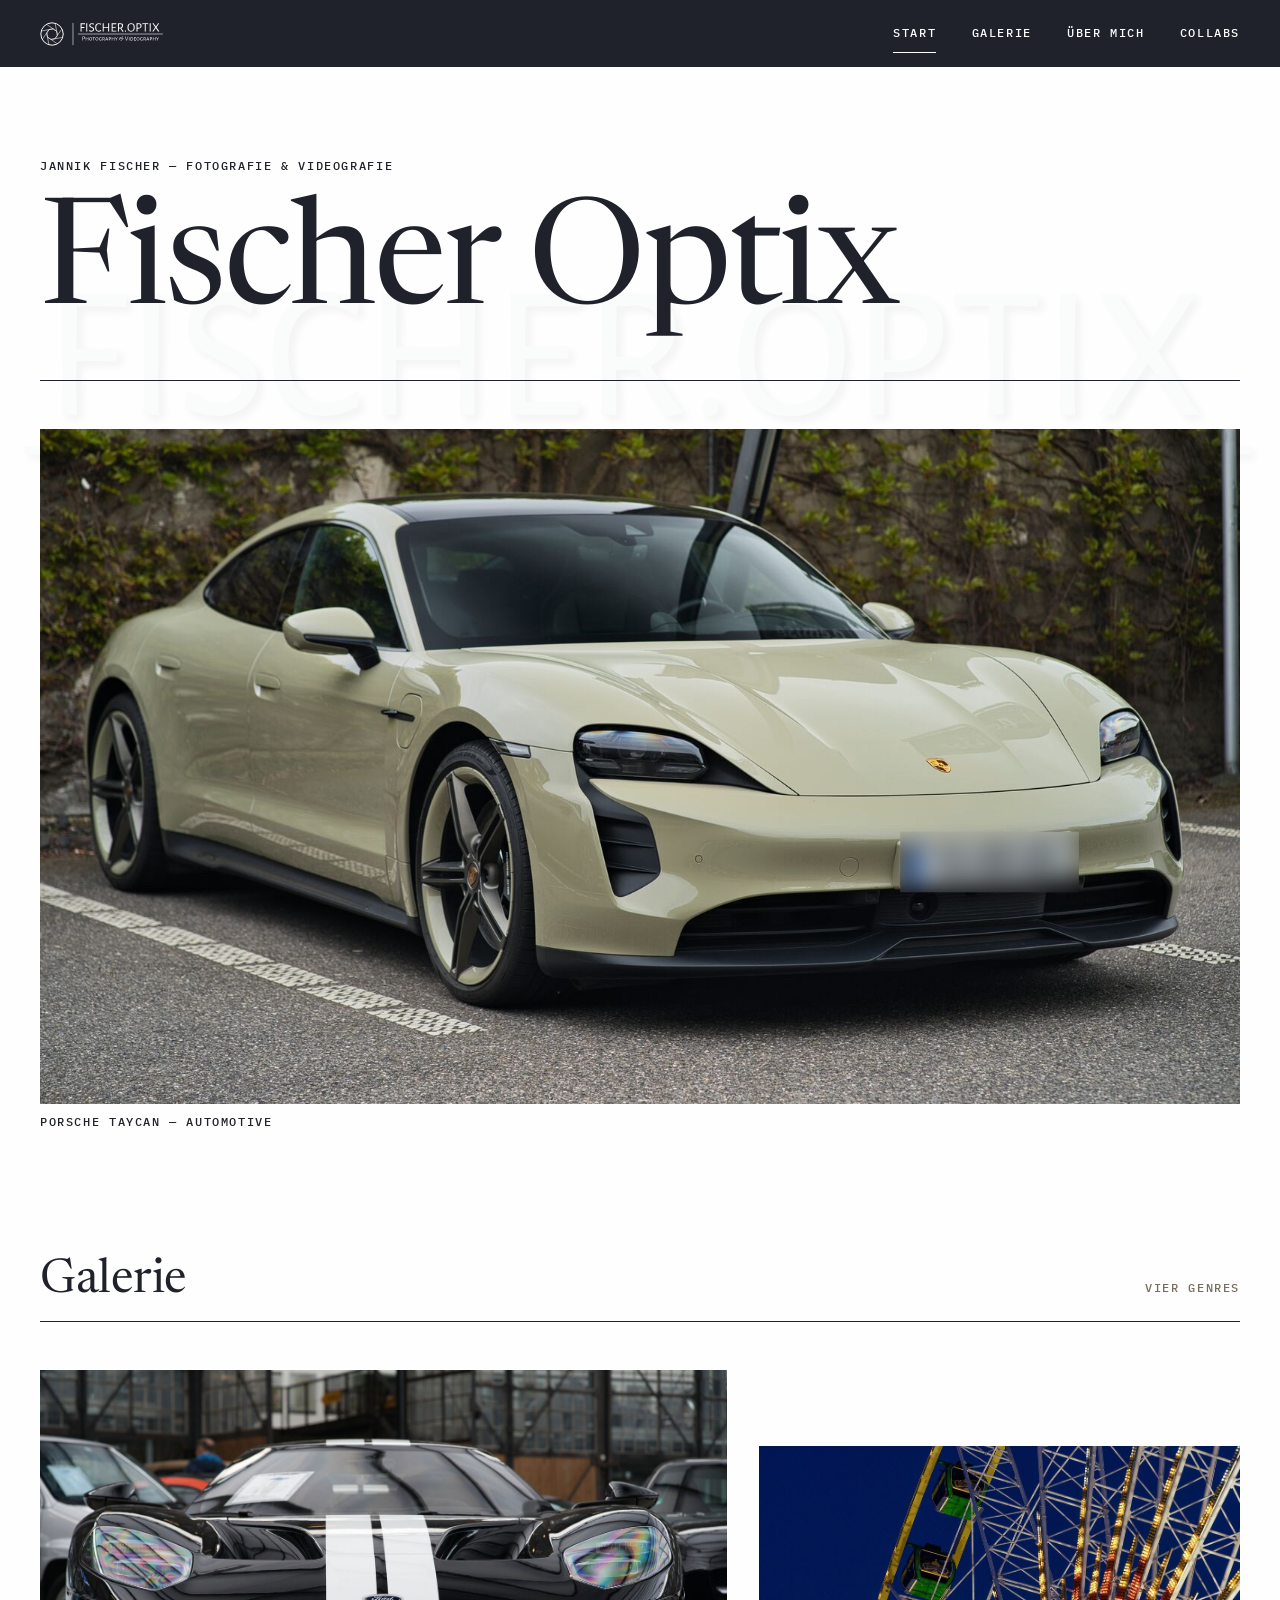
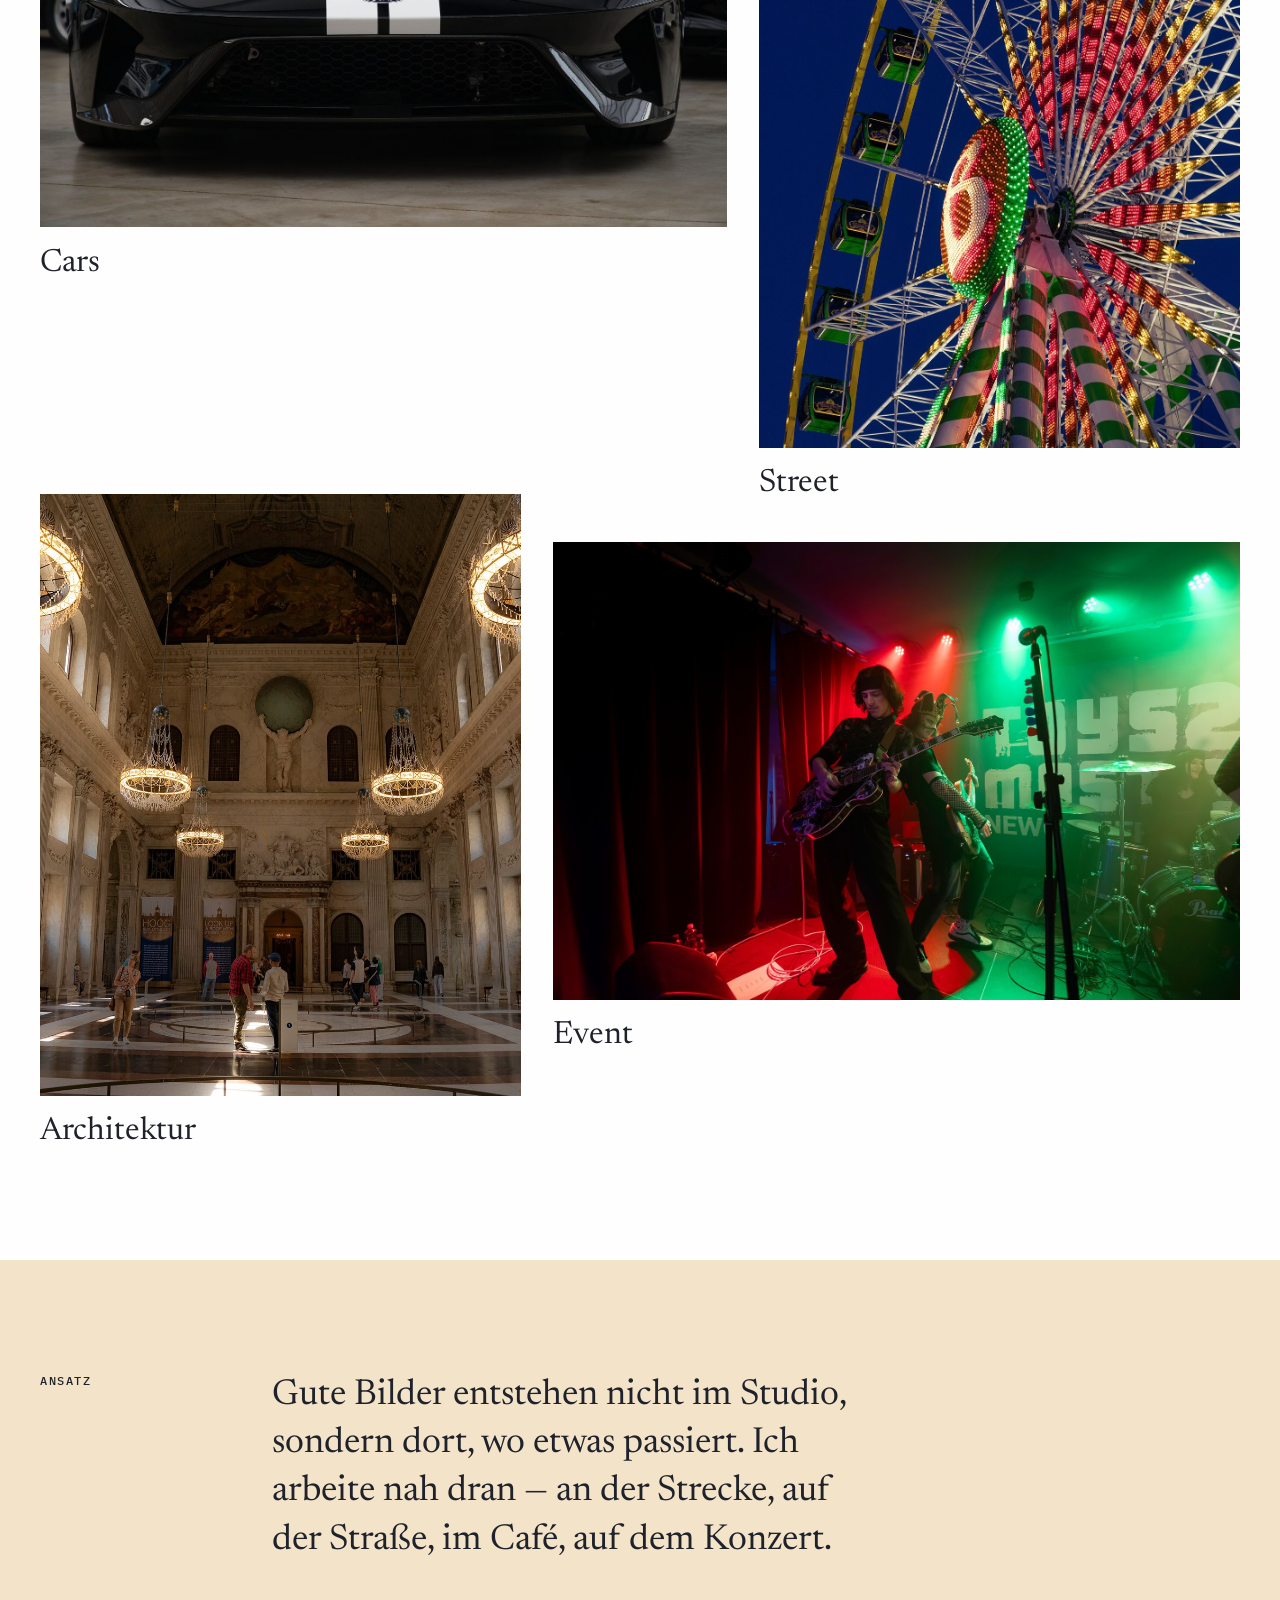
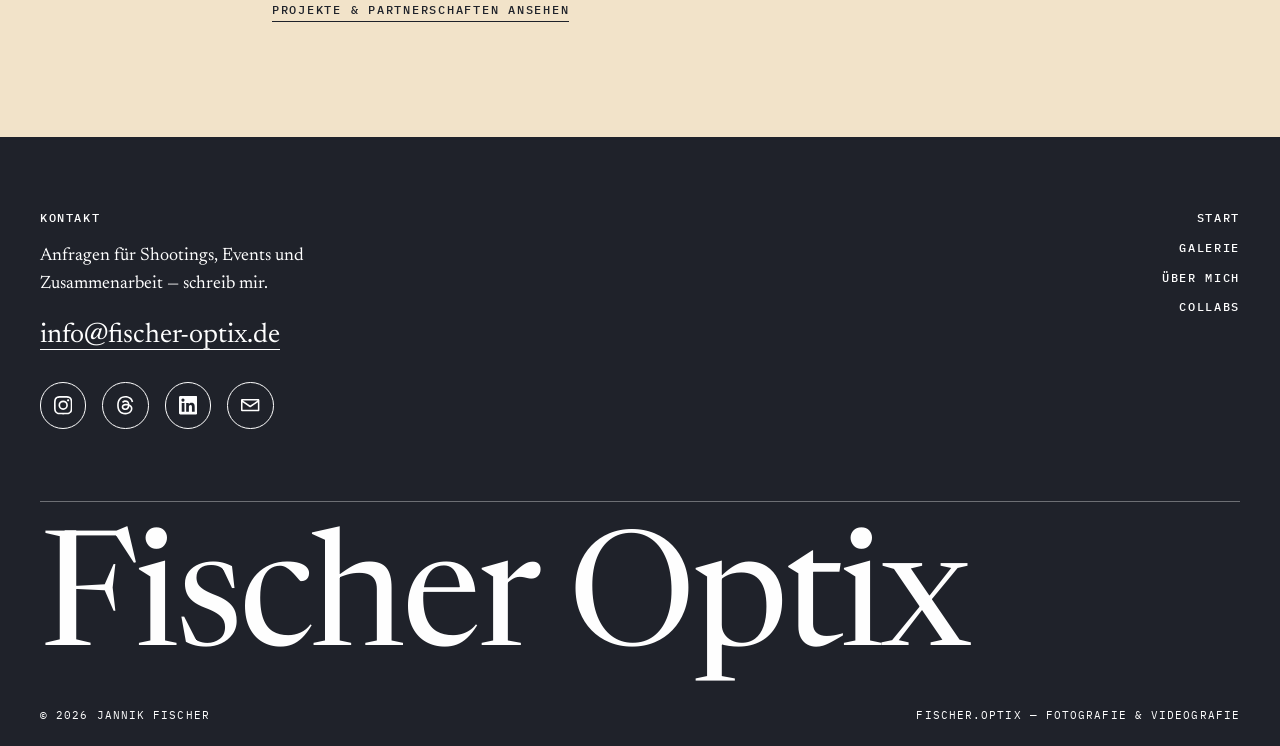
<file: index.html>
<!DOCTYPE html>
<html lang="de">
<head>
  <meta charset="utf-8">
  <meta name="viewport" content="width=device-width, initial-scale=1">
  <title>Fischer Optix — Fotografie &amp; Videografie | Jannik Fischer</title>
  <meta name="description" content="Fischer Optix — Fotografie und Videografie von Jannik Fischer. Cars, Street, Architektur und Events, von der Boxengasse in Spa bis zur Rheinkirmes.">
  <link rel="preconnect" href="https://fonts.googleapis.com">
  <link rel="preconnect" href="https://fonts.gstatic.com" crossorigin>
  <link href="https://fonts.googleapis.com/css2?family=IBM+Plex+Mono:wght@400;500&family=Newsreader:ital,opsz,wght@0,6..72,400;0,6..72,500;1,6..72,400&display=swap" rel="stylesheet">
  <link rel="stylesheet" href="css/style.css">
</head>
<body>

  <header class="site-header">
    <div class="site-header__inner">
      <a class="site-header__logo" href="index.html" aria-label="Fischer Optix — zur Startseite">
        <svg class="logo-aperture" viewBox="4 -1 129 128" aria-hidden="true" focusable="false">
          <circle cx="68.208" cy="63.069" r="59.75" fill="none" stroke="currentColor" stroke-width="5.1"/>
          <g stroke="currentColor" stroke-width="3" fill="none">
            <line class="blade" x1="62.67" y1="92.15" x2="122.77" y2="81.54" style="transform-origin:122.77px 81.54px"/>
            <line class="blade" x1="43.98" y1="79.27" x2="94.70" y2="114.21" style="transform-origin:94.70px 114.21px"/>
            <line class="blade" x1="39.96" y1="57.25" x2="51.05" y2="118.05" style="transform-origin:51.05px 118.05px"/>
            <line class="blade" x1="52.28" y1="39.53" x2="17.25" y2="89.92" style="transform-origin:17.25px 89.92px"/>
            <line class="blade" x1="74.02" y1="35.51" x2="12.95" y2="46.80" style="transform-origin:12.95px 46.80px"/>
            <line class="blade" x1="92.86" y1="48.53" x2="40.68" y2="12.47" style="transform-origin:40.68px 12.47px"/>
            <line class="blade" x1="96.87" y1="69.99" x2="85.29" y2="8.06" style="transform-origin:85.29px 8.06px"/>
            <line class="blade" x1="83.86" y1="88.41" x2="119.83" y2="37.51" style="transform-origin:119.83px 37.51px"/>
          </g>
          <path class="iris" d="M 83.855,88.409 L 62.67,92.148 L 43.976,79.27 L 39.96,57.253 L 52.284,39.53 L 74.024,35.514 L 92.856,48.53 L 96.871,69.993 L 83.855,88.409" fill="none" stroke="currentColor" stroke-width="3" style="transform-origin:68.208px 63.069px"/>
        </svg>
        <img src="assets/logo/fischer-optix-wordmark-white.svg" alt="Fischer Optix — Photography &amp; Videography">
      </a>
      <button class="nav-toggle" type="button" aria-expanded="false" aria-controls="site-nav" aria-label="Menü öffnen">
        <span></span><span></span><span></span>
      </button>
      <nav class="site-nav" id="site-nav" aria-label="Hauptnavigation">
        <a href="index.html" aria-current="page">Start</a>
        <a href="gallery.html">Galerie</a>
        <a href="about.html">Über mich</a>
        <a href="collabs.html">Collabs</a>
      </nav>
    </div>
  </header>

  <div class="bg-wordmark" aria-hidden="true">
    <img src="assets/logo/fischer-optix-wordmark-grey.svg" alt="">
  </div>

  <main>

    <section class="hero wrap">
      <p class="label">Jannik Fischer — Fotografie &amp; Videografie</p>
      <h1 class="wordmark hero__title">Fischer Optix</h1>
      <figure class="hero__figure reveal">
        <img src="assets/img/car/cars-porsche-taycan.jpg" alt="Porsche Taycan in der Stadt bei Nacht" fetchpriority="high" width="1600" height="1067">
        <figcaption class="label">Porsche Taycan — Automotive</figcaption>
      </figure>
    </section>

    <section class="section wrap" aria-labelledby="genres-heading">
      <div class="section-head">
        <h2 id="genres-heading">Galerie</h2>
        <span class="label">Vier Genres</span>
      </div>
      <div class="genres">
        <a class="genre-card reveal" href="gallery.html#cars">
          <div class="genre-card__frame">
            <img src="assets/img/car/cars-ford-gt.jpg" alt="Ford GT" loading="lazy" width="1600" height="1067">
          </div>
          <div class="genre-card__row">
            <h3>Cars</h3>
          </div>
        </a>
        <a class="genre-card reveal" href="gallery.html#street">
          <div class="genre-card__frame">
            <img src="assets/img/street/street-duesseldorf-kreuzherrenkirche.jpg" alt="Riesenrad in der Abenddämmerung auf der Rheinkirmes in Düsseldorf" loading="lazy" width="1067" height="1600">
          </div>
          <div class="genre-card__row">
            <h3>Street</h3>
          </div>
        </a>
        <a class="genre-card reveal" href="gallery.html#architektur">
          <div class="genre-card__frame">
            <img src="assets/img/architecture/amsterdam-koeniglicher-palast.jpg" alt="Königlicher Palast in Amsterdam" loading="lazy" width="900" height="1600">
          </div>
          <div class="genre-card__row">
            <h3>Architektur</h3>
          </div>
        </a>
        <a class="genre-card reveal" href="gallery.html#event">
          <div class="genre-card__frame">
            <img src="assets/img/event/event-blackbirds-toys2masters-01.jpg" alt="Blackbirds live beim Toys2Masters-Bandcontest" loading="lazy" width="1600" height="1067">
          </div>
          <div class="genre-card__row">
            <h3>Event</h3>
          </div>
        </a>
      </div>
    </section>

    <section class="statement">
      <div class="statement__inner wrap">
        <span class="label">Ansatz</span>
        <div>
          <p class="reveal">Gute Bilder entstehen nicht im Studio, sondern dort, wo etwas passiert. Ich arbeite nah dran — an der Strecke, auf der Straße, im Café, auf dem Konzert.</p>
          <div class="cta-line reveal">
            <a href="collabs.html">Projekte &amp; Partnerschaften ansehen</a>
          </div>
        </div>
      </div>
    </section>

  </main>

  <footer class="site-footer">
    <div class="site-footer__inner wrap">
      <div class="footer-grid">
        <div class="footer-contact">
          <span class="label">Kontakt</span>
          <p>Anfragen für Shootings, Events und Zusammenarbeit — schreib mir.</p>
          <a class="mail" href="mailto:info@fischer-optix.de">info@fischer-optix.de</a>
          <ul class="socials">
            <li>
              <a href="https://www.instagram.com/fischer.optix" target="_blank" rel="noopener" aria-label="Instagram — fischer.optix">
                <svg viewBox="0 0 24 24" aria-hidden="true"><path d="M12 2.2c3.2 0 3.58 0 4.85.07 1.17.05 1.8.25 2.23.41.56.22.96.48 1.38.9.42.42.68.82.9 1.38.16.42.36 1.06.41 2.23.06 1.27.07 1.65.07 4.85s0 3.58-.07 4.85c-.05 1.17-.25 1.8-.41 2.23-.22.56-.48.96-.9 1.38-.42.42-.82.68-1.38.9-.42.16-1.06.36-2.23.41-1.27.06-1.65.07-4.85.07s-3.58 0-4.85-.07c-1.17-.05-1.8-.25-2.23-.41a3.7 3.7 0 0 1-1.38-.9 3.7 3.7 0 0 1-.9-1.38c-.16-.42-.36-1.06-.41-2.23C2.2 15.58 2.2 15.2 2.2 12s0-3.58.07-4.85c.05-1.17.25-1.8.41-2.23.22-.56.48-.96.9-1.38.42-.42.82-.68 1.38-.9.42-.16 1.06-.36 2.23-.41C8.42 2.2 8.8 2.2 12 2.2M12 0C8.74 0 8.33.01 7.05.07 5.78.13 4.9.33 4.14.63a5.9 5.9 0 0 0-2.13 1.38A5.9 5.9 0 0 0 .63 4.14C.33 4.9.13 5.78.07 7.05.01 8.33 0 8.74 0 12s.01 3.67.07 4.95c.06 1.27.26 2.15.56 2.91.31.8.72 1.47 1.38 2.13a5.9 5.9 0 0 0 2.13 1.38c.76.3 1.64.5 2.91.56C8.33 23.99 8.74 24 12 24s3.67-.01 4.95-.07c1.27-.06 2.15-.26 2.91-.56a5.9 5.9 0 0 0 2.13-1.38 5.9 5.9 0 0 0 1.38-2.13c.3-.76.5-1.64.56-2.91.06-1.28.07-1.69.07-4.95s-.01-3.67-.07-4.95c-.06-1.27-.26-2.15-.56-2.91a5.9 5.9 0 0 0-1.38-2.13A5.9 5.9 0 0 0 19.86.63c-.76-.3-1.64-.5-2.91-.56C15.67.01 15.26 0 12 0zm0 5.84a6.16 6.16 0 1 0 0 12.32 6.16 6.16 0 0 0 0-12.32zM12 16a4 4 0 1 1 0-8 4 4 0 0 1 0 8zm7.85-10.4a1.44 1.44 0 1 1-2.88 0 1.44 1.44 0 0 1 2.88 0z"/></svg>
              </a>
            </li>
            <li>
              <a href="https://www.threads.com/@fischer.optix" target="_blank" rel="noopener" aria-label="Threads — fischer.optix">
                <svg viewBox="0 0 24 24" aria-hidden="true"><path d="M12.186 24h-.007c-3.581-.024-6.334-1.205-8.184-3.509C2.35 18.44 1.5 15.586 1.472 12.01v-.017c.03-3.579.879-6.43 2.525-8.482C5.845 1.205 8.6.024 12.18 0h.014c2.746.02 5.043.725 6.826 2.098 1.677 1.29 2.858 3.13 3.509 5.467l-2.04.569c-1.104-3.96-3.898-5.984-8.304-6.015-2.91.022-5.11.936-6.54 2.717C4.307 6.504 3.616 8.914 3.589 12c.027 3.086.718 5.496 2.057 7.164 1.43 1.783 3.631 2.698 6.54 2.717 2.623-.02 4.358-.631 5.8-2.045 1.647-1.613 1.618-3.593 1.09-4.798-.31-.71-.873-1.3-1.634-1.75-.192 1.352-.622 2.446-1.284 3.272-.886 1.102-2.14 1.704-3.73 1.79-1.202.065-2.361-.218-3.259-.801-1.063-.689-1.685-1.74-1.752-2.964-.065-1.19.408-2.285 1.33-3.082.88-.76 2.119-1.207 3.583-1.291a13.853 13.853 0 0 1 3.02.142c-.126-.742-.375-1.332-.75-1.757-.513-.586-1.308-.883-2.359-.89h-.029c-.844 0-1.992.232-2.721 1.32L7.734 7.847c.98-1.454 2.568-2.256 4.478-2.256h.044c3.194.02 5.097 1.975 5.287 5.388.108.046.216.094.321.142 1.49.7 2.58 1.761 3.154 3.07.797 1.82.871 4.79-1.548 7.158-1.85 1.81-4.094 2.628-7.277 2.65h-.007zm1.003-11.69c-.242 0-.487.007-.739.021-1.836.103-2.98.946-2.916 2.143.067 1.256 1.452 1.839 2.784 1.767 1.224-.065 2.818-.543 3.086-3.71a10.5 10.5 0 0 0-2.215-.221z"/></svg>
              </a>
            </li>
            <li>
              <a href="https://www.linkedin.com/in/jannik-fischer-54ba6223a" target="_blank" rel="noopener" aria-label="LinkedIn — Jannik Fischer">
                <svg viewBox="0 0 24 24" aria-hidden="true"><path d="M20.45 20.45h-3.56v-5.57c0-1.33-.02-3.04-1.85-3.04-1.85 0-2.14 1.45-2.14 2.94v5.67H9.35V9h3.42v1.56h.05c.48-.9 1.64-1.85 3.37-1.85 3.6 0 4.27 2.37 4.27 5.46v6.28zM5.34 7.43a2.07 2.07 0 1 1 0-4.13 2.07 2.07 0 0 1 0 4.13zM7.12 20.45H3.55V9h3.57v11.45zM22.22 0H1.77C.79 0 0 .77 0 1.73v20.54C0 23.22.79 24 1.77 24h20.45c.98 0 1.78-.78 1.78-1.73V1.73C24 .77 23.2 0 22.22 0z"/></svg>
              </a>
            </li>
            <li>
              <a href="mailto:info@fischer-optix.de" aria-label="E-Mail an info@fischer-optix.de">
                <svg viewBox="0 0 24 24" aria-hidden="true"><path d="M1.5 4h21c.83 0 1.5.67 1.5 1.5v13c0 .83-.67 1.5-1.5 1.5h-21A1.5 1.5 0 0 1 0 18.5v-13C0 4.67.67 4 1.5 4zM12 12.56 21.7 6H2.3L12 12.56zM2 8.24V18h20V8.24l-9.44 6.39a1 1 0 0 1-1.12 0L2 8.24z"/></svg>
              </a>
            </li>
          </ul>
        </div>
        <nav class="footer-nav" aria-label="Fußzeilen-Navigation">
          <a href="index.html">Start</a>
          <a href="gallery.html">Galerie</a>
          <a href="about.html">Über mich</a>
          <a href="collabs.html">Collabs</a>
        </nav>
      </div>
      <p class="footer-wordmark" aria-hidden="true">Fischer Optix</p>
      <div class="footer-legal">
        <span>&copy; 2026 Jannik Fischer</span>
        <span>fischer.optix — Fotografie &amp; Videografie</span>
      </div>
    </div>
  </footer>

  <script src="js/main.js?v=5"></script>
</body>
</html>
</file>
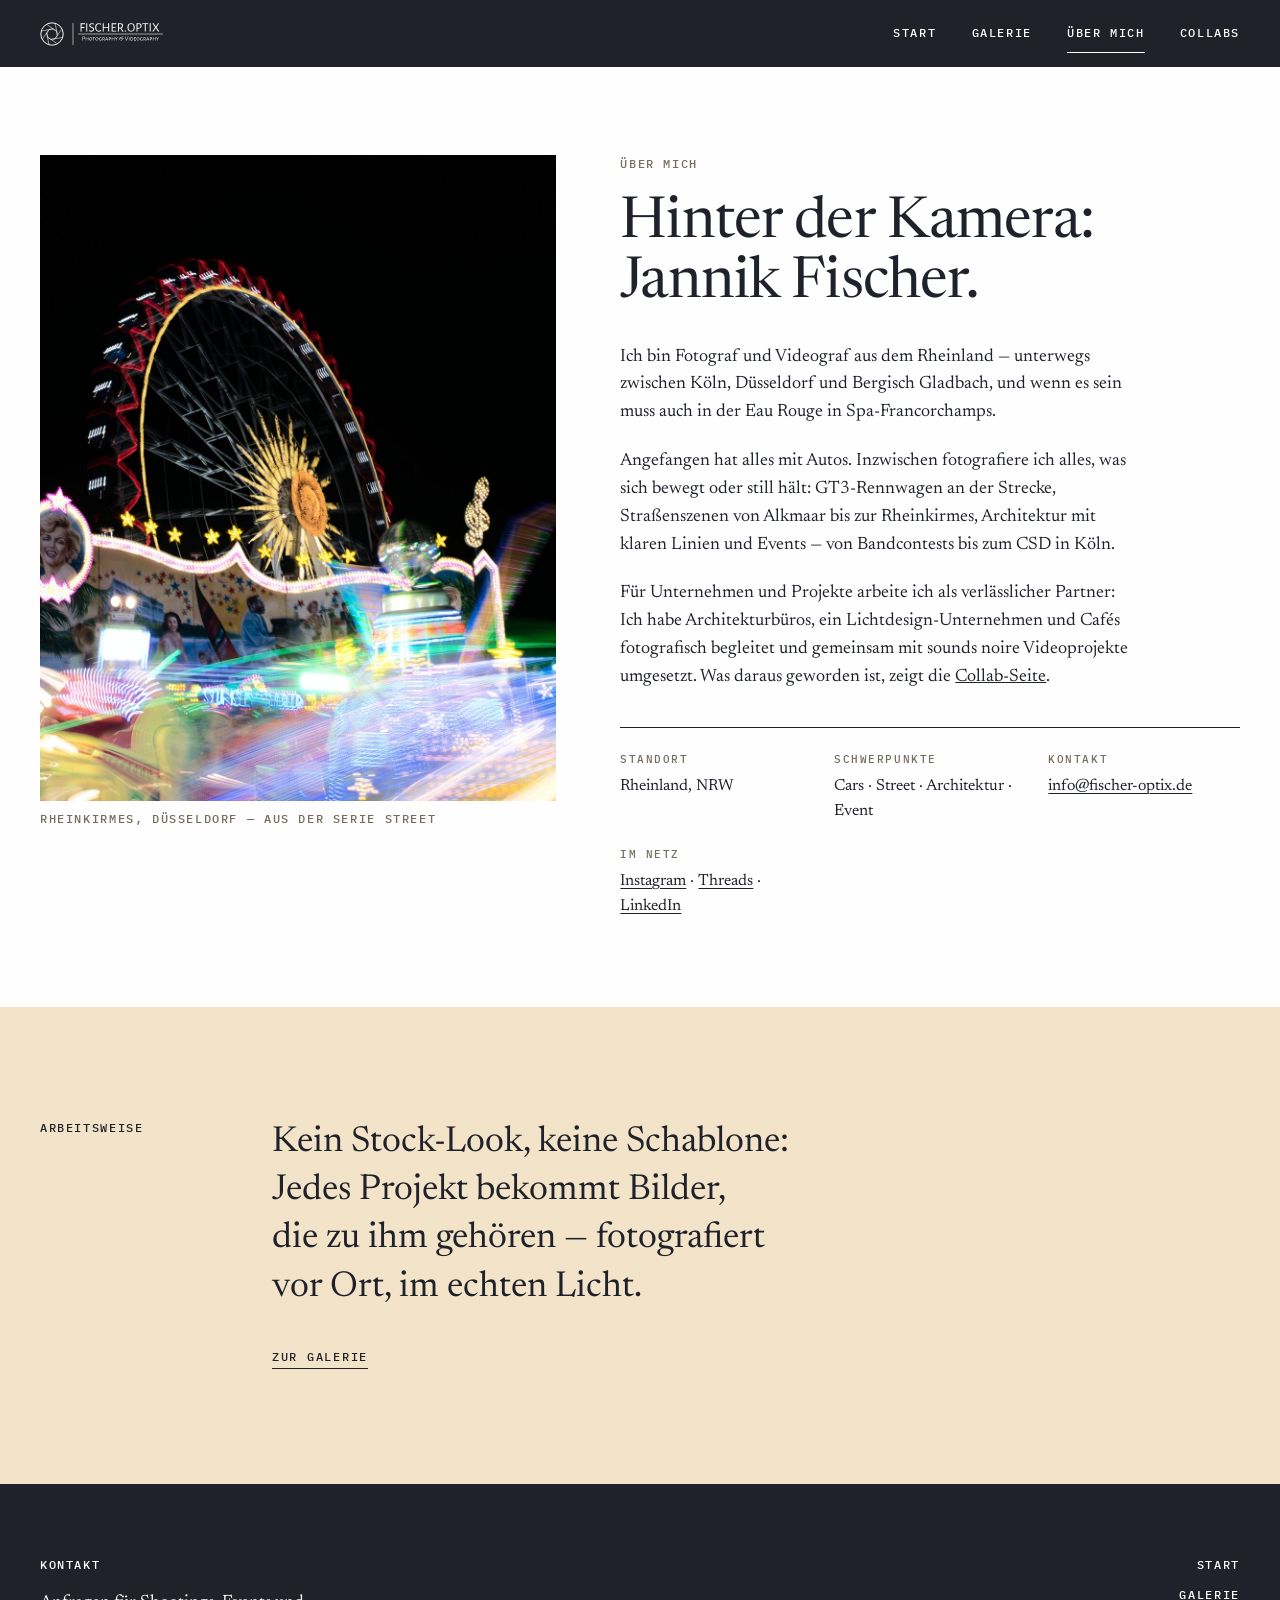
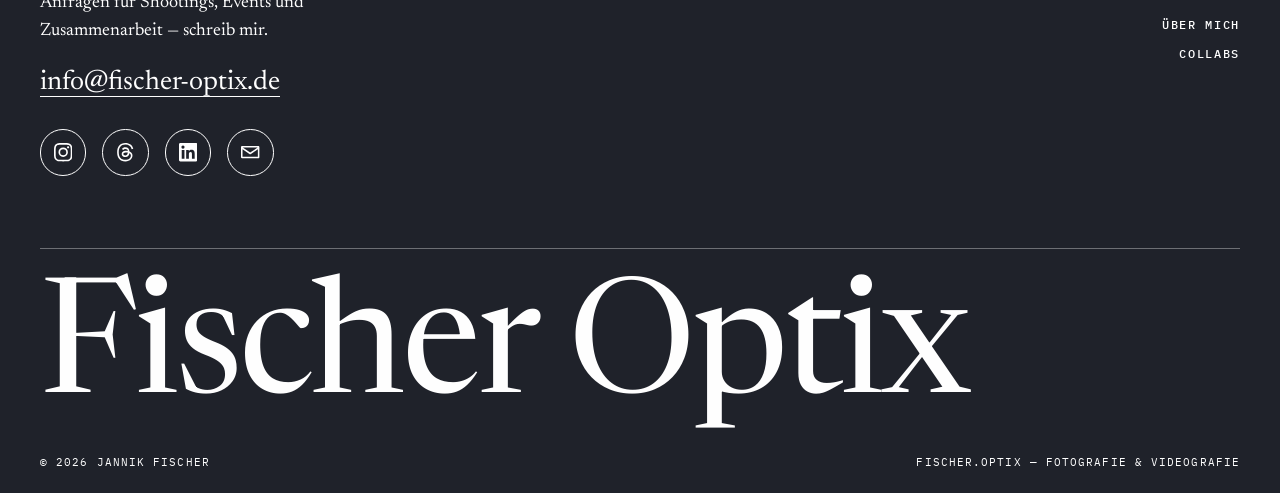
<file: about.html>
<!DOCTYPE html>
<html lang="de">
<head>
  <meta charset="utf-8">
  <meta name="viewport" content="width=device-width, initial-scale=1">
  <title>Über mich — Fischer Optix</title>
  <meta name="description" content="Jannik Fischer — Fotograf und Videograf aus dem Rheinland. Cars, Street, Architektur und Events.">
  <link rel="preconnect" href="https://fonts.googleapis.com">
  <link rel="preconnect" href="https://fonts.gstatic.com" crossorigin>
  <link href="https://fonts.googleapis.com/css2?family=IBM+Plex+Mono:wght@400;500&family=Newsreader:ital,opsz,wght@0,6..72,400;0,6..72,500;1,6..72,400&display=swap" rel="stylesheet">
  <link rel="stylesheet" href="css/style.css">
</head>
<body>

  <header class="site-header">
    <div class="site-header__inner">
      <a class="site-header__logo" href="index.html" aria-label="Fischer Optix — zur Startseite">
        <svg class="logo-aperture" viewBox="4 -1 129 128" aria-hidden="true" focusable="false">
          <circle cx="68.208" cy="63.069" r="59.75" fill="none" stroke="currentColor" stroke-width="5.1"/>
          <g stroke="currentColor" stroke-width="3" fill="none">
            <line class="blade" x1="62.67" y1="92.15" x2="122.77" y2="81.54" style="transform-origin:122.77px 81.54px"/>
            <line class="blade" x1="43.98" y1="79.27" x2="94.70" y2="114.21" style="transform-origin:94.70px 114.21px"/>
            <line class="blade" x1="39.96" y1="57.25" x2="51.05" y2="118.05" style="transform-origin:51.05px 118.05px"/>
            <line class="blade" x1="52.28" y1="39.53" x2="17.25" y2="89.92" style="transform-origin:17.25px 89.92px"/>
            <line class="blade" x1="74.02" y1="35.51" x2="12.95" y2="46.80" style="transform-origin:12.95px 46.80px"/>
            <line class="blade" x1="92.86" y1="48.53" x2="40.68" y2="12.47" style="transform-origin:40.68px 12.47px"/>
            <line class="blade" x1="96.87" y1="69.99" x2="85.29" y2="8.06" style="transform-origin:85.29px 8.06px"/>
            <line class="blade" x1="83.86" y1="88.41" x2="119.83" y2="37.51" style="transform-origin:119.83px 37.51px"/>
          </g>
          <path class="iris" d="M 83.855,88.409 L 62.67,92.148 L 43.976,79.27 L 39.96,57.253 L 52.284,39.53 L 74.024,35.514 L 92.856,48.53 L 96.871,69.993 L 83.855,88.409" fill="none" stroke="currentColor" stroke-width="3" style="transform-origin:68.208px 63.069px"/>
        </svg>
        <img src="assets/logo/fischer-optix-wordmark-white.svg" alt="Fischer Optix — Photography &amp; Videography">
      </a>
      <button class="nav-toggle" type="button" aria-expanded="false" aria-controls="site-nav" aria-label="Menü öffnen">
        <span></span><span></span><span></span>
      </button>
      <nav class="site-nav" id="site-nav" aria-label="Hauptnavigation">
        <a href="index.html">Start</a>
        <a href="gallery.html">Galerie</a>
        <a href="about.html" aria-current="page">Über mich</a>
        <a href="collabs.html">Collabs</a>
      </nav>
    </div>
  </header>

  <main>

    <section class="about-grid wrap">
      <figure class="reveal">
        <img src="assets/img/street/street-rheinkirmes-02.jpg" alt="Fahrgeschäft auf der Rheinkirmes in Düsseldorf, fotografiert von Jannik Fischer" fetchpriority="high" width="1076" height="1600">
        <figcaption class="label">Rheinkirmes, Düsseldorf — aus der Serie Street</figcaption>
      </figure>
      <div class="about-copy">
        <p class="label">Über mich</p>
        <h1>Hinter der Kamera: Jannik Fischer.</h1>
        <p>Ich bin Fotograf und Videograf aus dem Rheinland — unterwegs zwischen Köln, Düsseldorf und Bergisch Gladbach, und wenn es sein muss auch in der Eau Rouge in Spa-Francorchamps.</p>
        <p>Angefangen hat alles mit Autos. Inzwischen fotografiere ich alles, was sich bewegt oder still hält: GT3-Rennwagen an der Strecke, Straßenszenen von Alkmaar bis zur Rheinkirmes, Architektur mit klaren Linien und Events — von Bandcontests bis zum CSD in Köln.</p>
        <p>Für Unternehmen und Projekte arbeite ich als verlässlicher Partner: Ich habe Architekturbüros, ein Lichtdesign-Unternehmen und Cafés fotografisch begleitet und gemeinsam mit sounds noire Videoprojekte umgesetzt. Was daraus geworden ist, zeigt die <a href="collabs.html">Collab-Seite</a>.</p>
        <dl class="about-facts">
          <div>
            <dt>Standort</dt>
            <dd>Rheinland, NRW</dd>
          </div>
          <div>
            <dt>Schwerpunkte</dt>
            <dd>Cars · Street · Architektur · Event</dd>
          </div>
          <div>
            <dt>Kontakt</dt>
            <dd><a href="mailto:info@fischer-optix.de">info@fischer-optix.de</a></dd>
          </div>
          <div>
            <dt>Im Netz</dt>
            <dd><a href="https://www.instagram.com/fischer.optix" target="_blank" rel="noopener">Instagram</a> · <a href="https://www.threads.com/@fischer.optix" target="_blank" rel="noopener">Threads</a> · <a href="https://www.linkedin.com/in/jannik-fischer-54ba6223a" target="_blank" rel="noopener">LinkedIn</a></dd>
          </div>
        </dl>
      </div>
    </section>

    <section class="statement">
      <div class="statement__inner wrap">
        <span class="label">Arbeitsweise</span>
        <div>
          <p class="reveal">Kein Stock-Look, keine Schablone: Jedes Projekt bekommt Bilder, die zu ihm gehören — fotografiert vor Ort, im echten Licht.</p>
          <div class="cta-line reveal">
            <a href="gallery.html">Zur Galerie</a>
          </div>
        </div>
      </div>
    </section>

  </main>

  <footer class="site-footer">
    <div class="site-footer__inner wrap">
      <div class="footer-grid">
        <div class="footer-contact">
          <span class="label">Kontakt</span>
          <p>Anfragen für Shootings, Events und Zusammenarbeit — schreib mir.</p>
          <a class="mail" href="mailto:info@fischer-optix.de">info@fischer-optix.de</a>
          <ul class="socials">
            <li>
              <a href="https://www.instagram.com/fischer.optix" target="_blank" rel="noopener" aria-label="Instagram — fischer.optix">
                <svg viewBox="0 0 24 24" aria-hidden="true"><path d="M12 2.2c3.2 0 3.58 0 4.85.07 1.17.05 1.8.25 2.23.41.56.22.96.48 1.38.9.42.42.68.82.9 1.38.16.42.36 1.06.41 2.23.06 1.27.07 1.65.07 4.85s0 3.58-.07 4.85c-.05 1.17-.25 1.8-.41 2.23-.22.56-.48.96-.9 1.38-.42.42-.82.68-1.38.9-.42.16-1.06.36-2.23.41-1.27.06-1.65.07-4.85.07s-3.58 0-4.85-.07c-1.17-.05-1.8-.25-2.23-.41a3.7 3.7 0 0 1-1.38-.9 3.7 3.7 0 0 1-.9-1.38c-.16-.42-.36-1.06-.41-2.23C2.2 15.58 2.2 15.2 2.2 12s0-3.58.07-4.85c.05-1.17.25-1.8.41-2.23.22-.56.48-.96.9-1.38.42-.42.82-.68 1.38-.9.42-.16 1.06-.36 2.23-.41C8.42 2.2 8.8 2.2 12 2.2M12 0C8.74 0 8.33.01 7.05.07 5.78.13 4.9.33 4.14.63a5.9 5.9 0 0 0-2.13 1.38A5.9 5.9 0 0 0 .63 4.14C.33 4.9.13 5.78.07 7.05.01 8.33 0 8.74 0 12s.01 3.67.07 4.95c.06 1.27.26 2.15.56 2.91.31.8.72 1.47 1.38 2.13a5.9 5.9 0 0 0 2.13 1.38c.76.3 1.64.5 2.91.56C8.33 23.99 8.74 24 12 24s3.67-.01 4.95-.07c1.27-.06 2.15-.26 2.91-.56a5.9 5.9 0 0 0 2.13-1.38 5.9 5.9 0 0 0 1.38-2.13c.3-.76.5-1.64.56-2.91.06-1.28.07-1.69.07-4.95s-.01-3.67-.07-4.95c-.06-1.27-.26-2.15-.56-2.91a5.9 5.9 0 0 0-1.38-2.13A5.9 5.9 0 0 0 19.86.63c-.76-.3-1.64-.5-2.91-.56C15.67.01 15.26 0 12 0zm0 5.84a6.16 6.16 0 1 0 0 12.32 6.16 6.16 0 0 0 0-12.32zM12 16a4 4 0 1 1 0-8 4 4 0 0 1 0 8zm7.85-10.4a1.44 1.44 0 1 1-2.88 0 1.44 1.44 0 0 1 2.88 0z"/></svg>
              </a>
            </li>
            <li>
              <a href="https://www.threads.com/@fischer.optix" target="_blank" rel="noopener" aria-label="Threads — fischer.optix">
                <svg viewBox="0 0 24 24" aria-hidden="true"><path d="M12.186 24h-.007c-3.581-.024-6.334-1.205-8.184-3.509C2.35 18.44 1.5 15.586 1.472 12.01v-.017c.03-3.579.879-6.43 2.525-8.482C5.845 1.205 8.6.024 12.18 0h.014c2.746.02 5.043.725 6.826 2.098 1.677 1.29 2.858 3.13 3.509 5.467l-2.04.569c-1.104-3.96-3.898-5.984-8.304-6.015-2.91.022-5.11.936-6.54 2.717C4.307 6.504 3.616 8.914 3.589 12c.027 3.086.718 5.496 2.057 7.164 1.43 1.783 3.631 2.698 6.54 2.717 2.623-.02 4.358-.631 5.8-2.045 1.647-1.613 1.618-3.593 1.09-4.798-.31-.71-.873-1.3-1.634-1.75-.192 1.352-.622 2.446-1.284 3.272-.886 1.102-2.14 1.704-3.73 1.79-1.202.065-2.361-.218-3.259-.801-1.063-.689-1.685-1.74-1.752-2.964-.065-1.19.408-2.285 1.33-3.082.88-.76 2.119-1.207 3.583-1.291a13.853 13.853 0 0 1 3.02.142c-.126-.742-.375-1.332-.75-1.757-.513-.586-1.308-.883-2.359-.89h-.029c-.844 0-1.992.232-2.721 1.32L7.734 7.847c.98-1.454 2.568-2.256 4.478-2.256h.044c3.194.02 5.097 1.975 5.287 5.388.108.046.216.094.321.142 1.49.7 2.58 1.761 3.154 3.07.797 1.82.871 4.79-1.548 7.158-1.85 1.81-4.094 2.628-7.277 2.65h-.007zm1.003-11.69c-.242 0-.487.007-.739.021-1.836.103-2.98.946-2.916 2.143.067 1.256 1.452 1.839 2.784 1.767 1.224-.065 2.818-.543 3.086-3.71a10.5 10.5 0 0 0-2.215-.221z"/></svg>
              </a>
            </li>
            <li>
              <a href="https://www.linkedin.com/in/jannik-fischer-54ba6223a" target="_blank" rel="noopener" aria-label="LinkedIn — Jannik Fischer">
                <svg viewBox="0 0 24 24" aria-hidden="true"><path d="M20.45 20.45h-3.56v-5.57c0-1.33-.02-3.04-1.85-3.04-1.85 0-2.14 1.45-2.14 2.94v5.67H9.35V9h3.42v1.56h.05c.48-.9 1.64-1.85 3.37-1.85 3.6 0 4.27 2.37 4.27 5.46v6.28zM5.34 7.43a2.07 2.07 0 1 1 0-4.13 2.07 2.07 0 0 1 0 4.13zM7.12 20.45H3.55V9h3.57v11.45zM22.22 0H1.77C.79 0 0 .77 0 1.73v20.54C0 23.22.79 24 1.77 24h20.45c.98 0 1.78-.78 1.78-1.73V1.73C24 .77 23.2 0 22.22 0z"/></svg>
              </a>
            </li>
            <li>
              <a href="mailto:info@fischer-optix.de" aria-label="E-Mail an info@fischer-optix.de">
                <svg viewBox="0 0 24 24" aria-hidden="true"><path d="M1.5 4h21c.83 0 1.5.67 1.5 1.5v13c0 .83-.67 1.5-1.5 1.5h-21A1.5 1.5 0 0 1 0 18.5v-13C0 4.67.67 4 1.5 4zM12 12.56 21.7 6H2.3L12 12.56zM2 8.24V18h20V8.24l-9.44 6.39a1 1 0 0 1-1.12 0L2 8.24z"/></svg>
              </a>
            </li>
          </ul>
        </div>
        <nav class="footer-nav" aria-label="Fußzeilen-Navigation">
          <a href="index.html">Start</a>
          <a href="gallery.html">Galerie</a>
          <a href="about.html">Über mich</a>
          <a href="collabs.html">Collabs</a>
        </nav>
      </div>
      <p class="footer-wordmark" aria-hidden="true">Fischer Optix</p>
      <div class="footer-legal">
        <span>&copy; 2026 Jannik Fischer</span>
        <span>fischer.optix — Fotografie &amp; Videografie</span>
      </div>
    </div>
  </footer>

  <script src="js/main.js?v=5"></script>
</body>
</html>
</file>
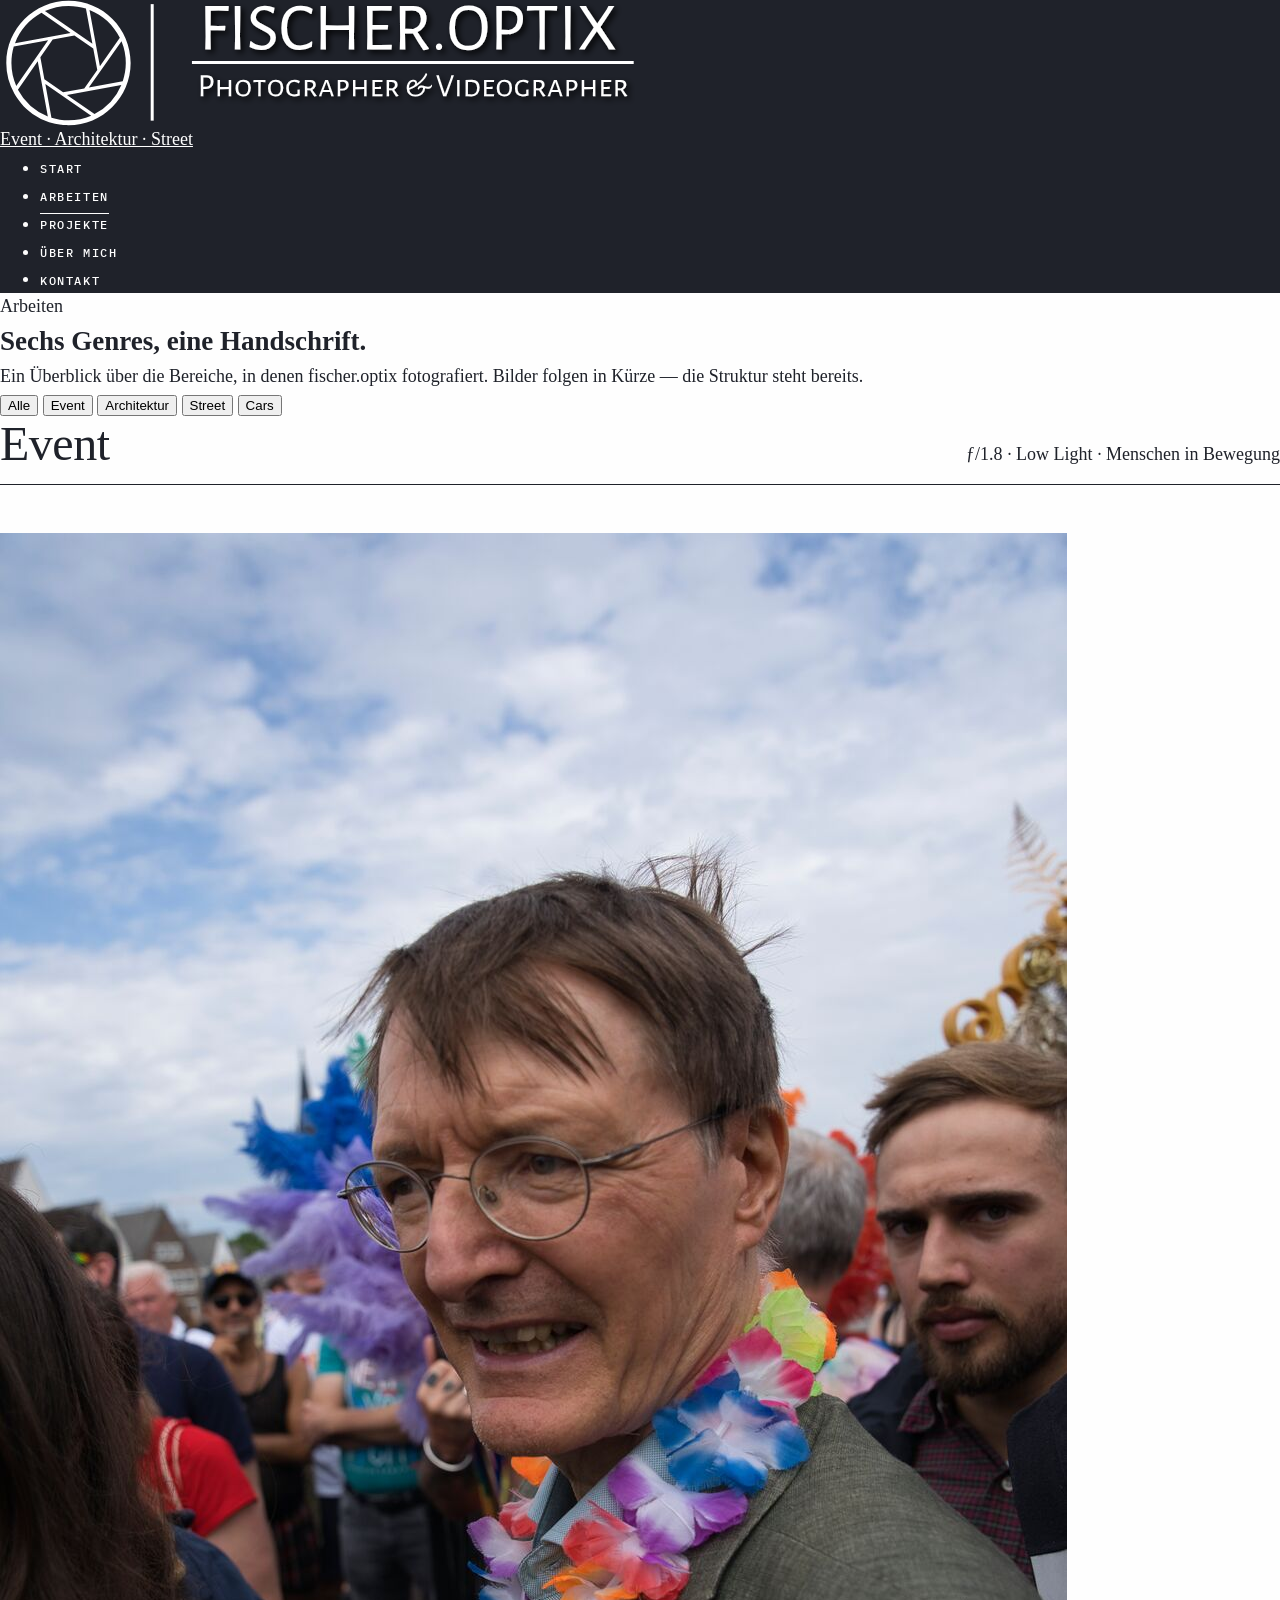
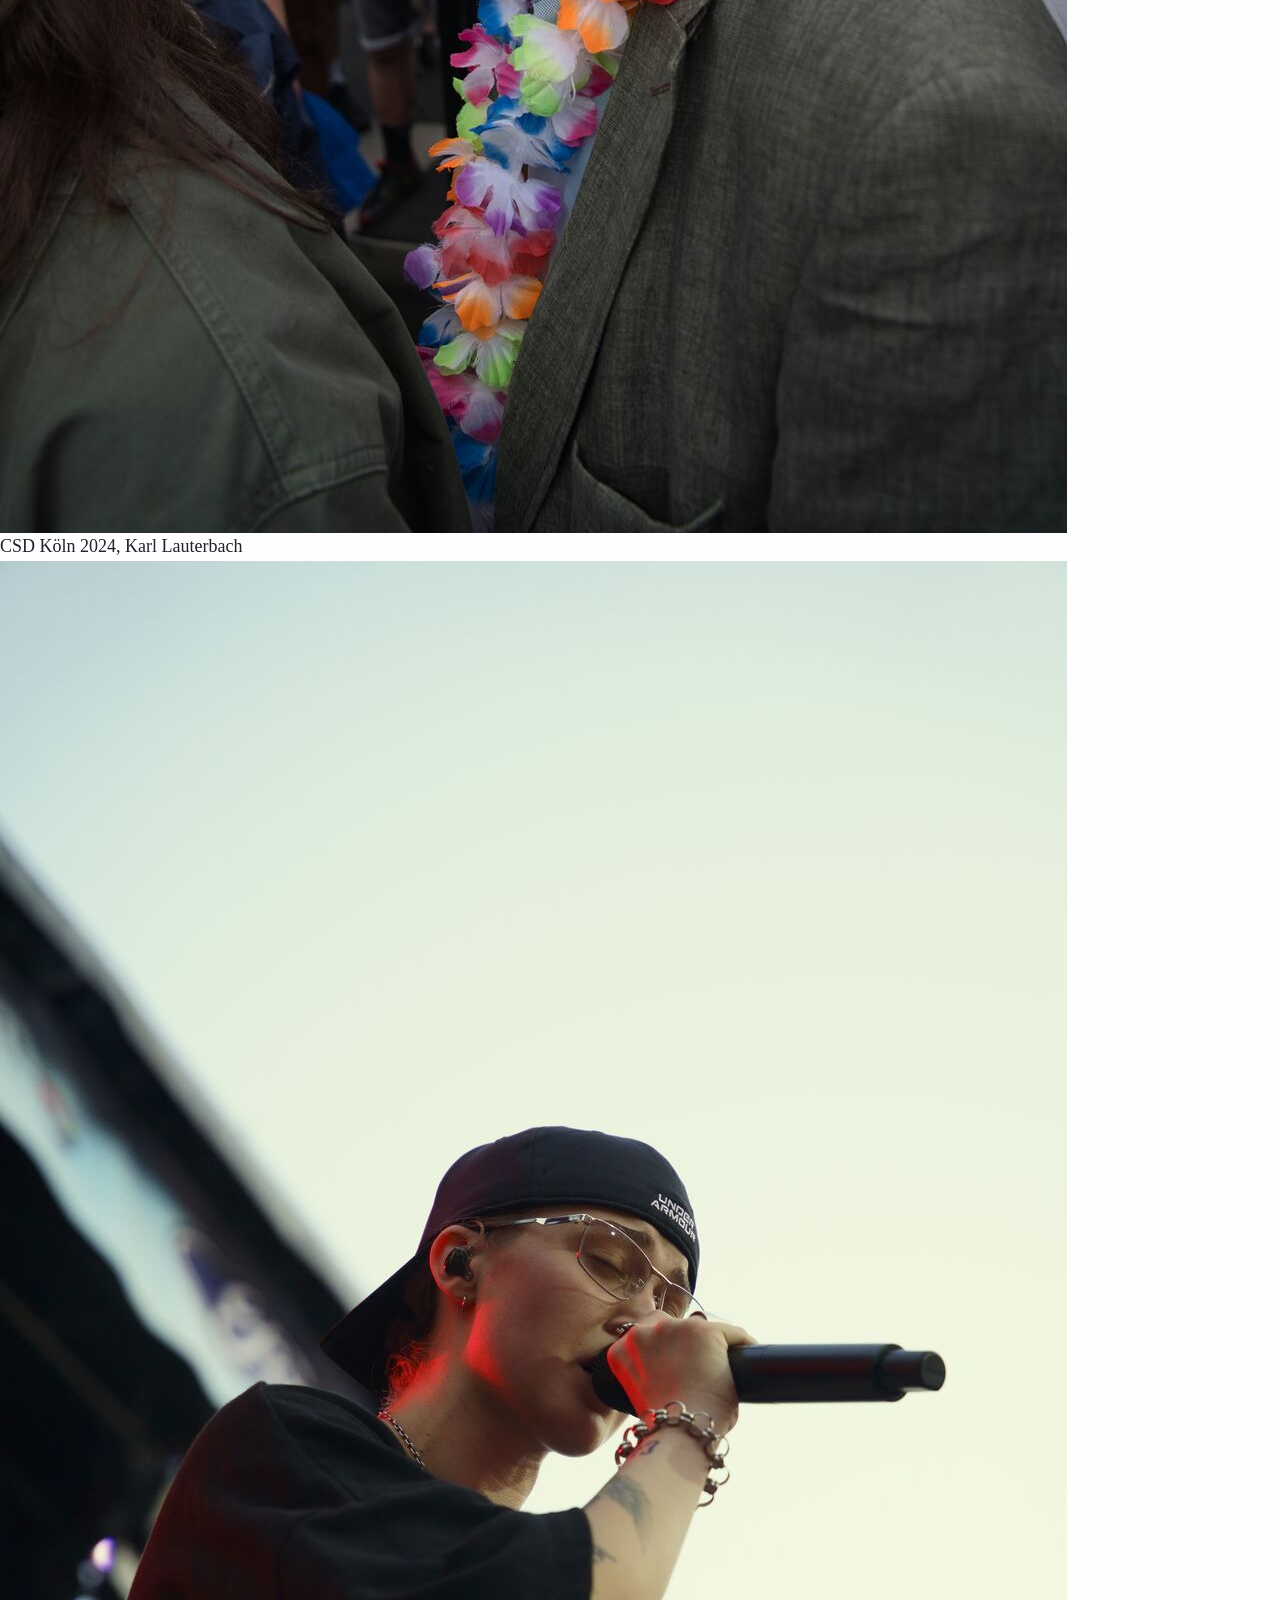
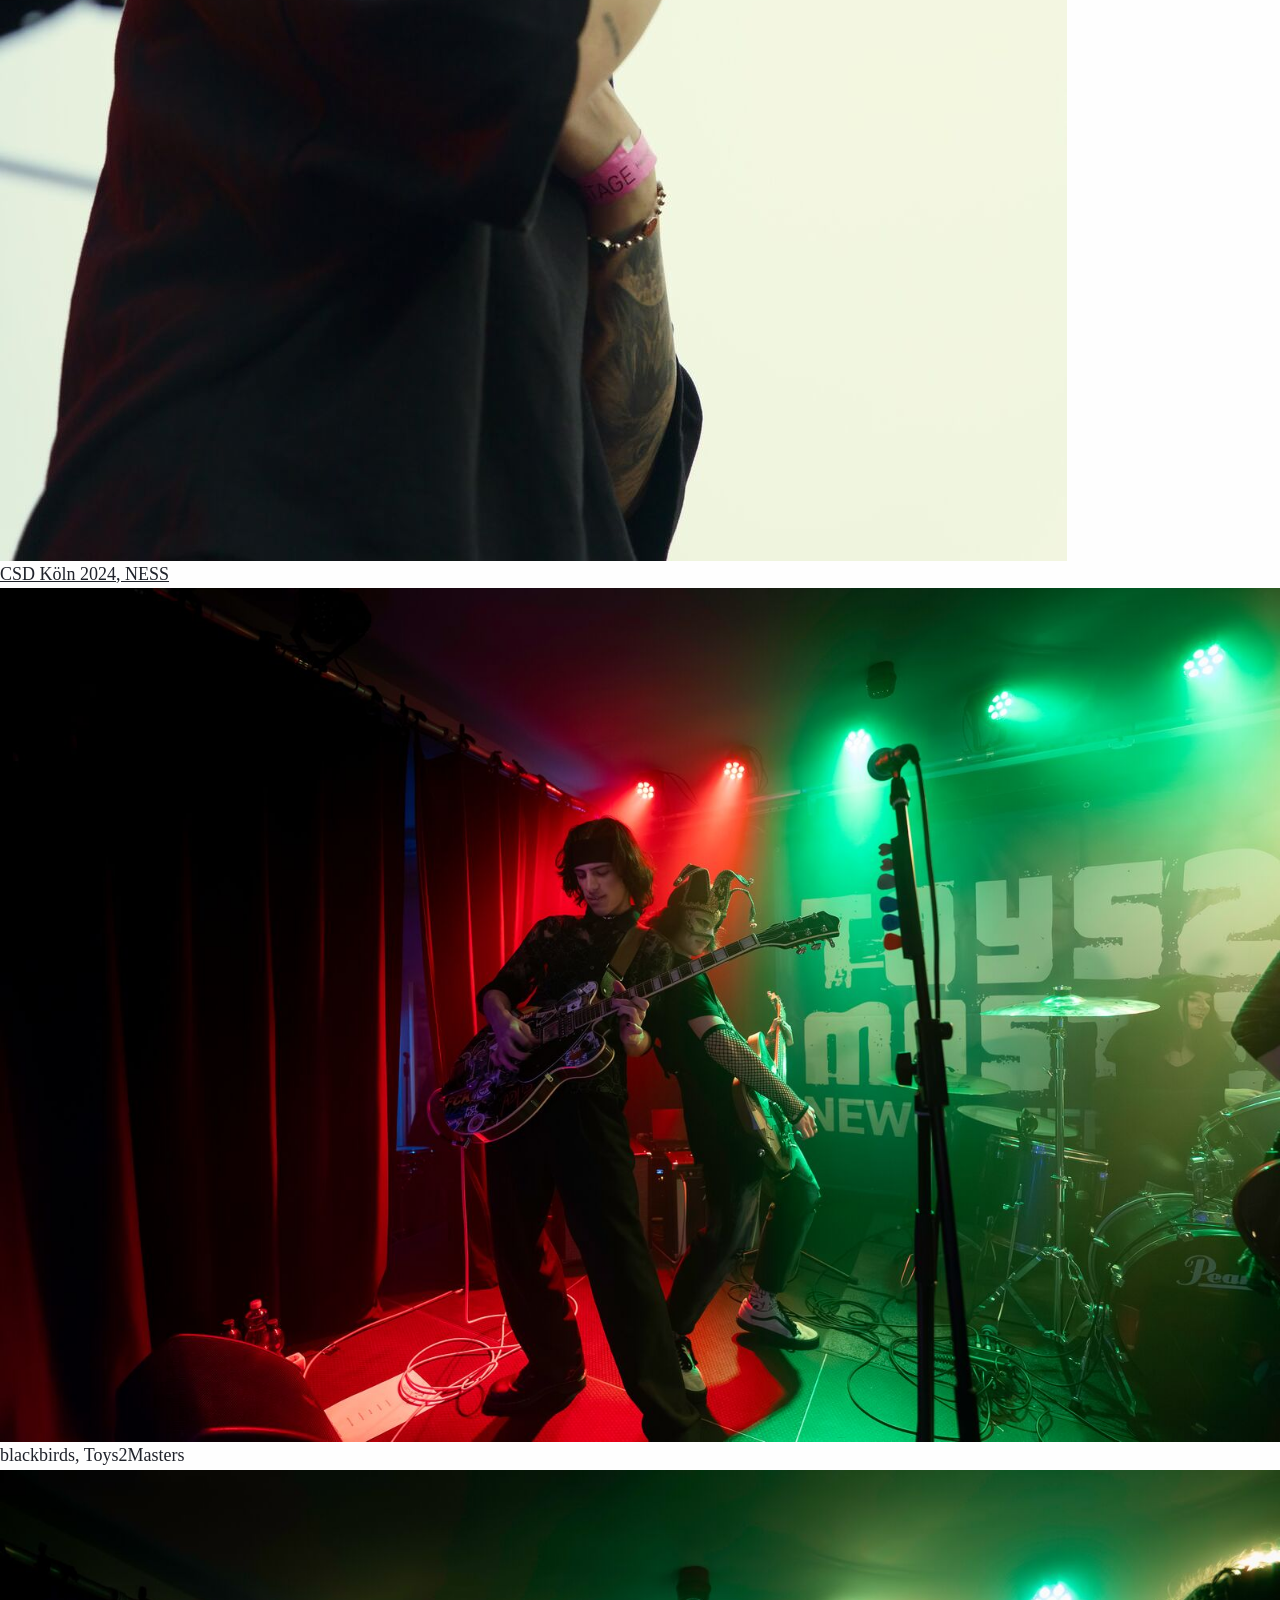
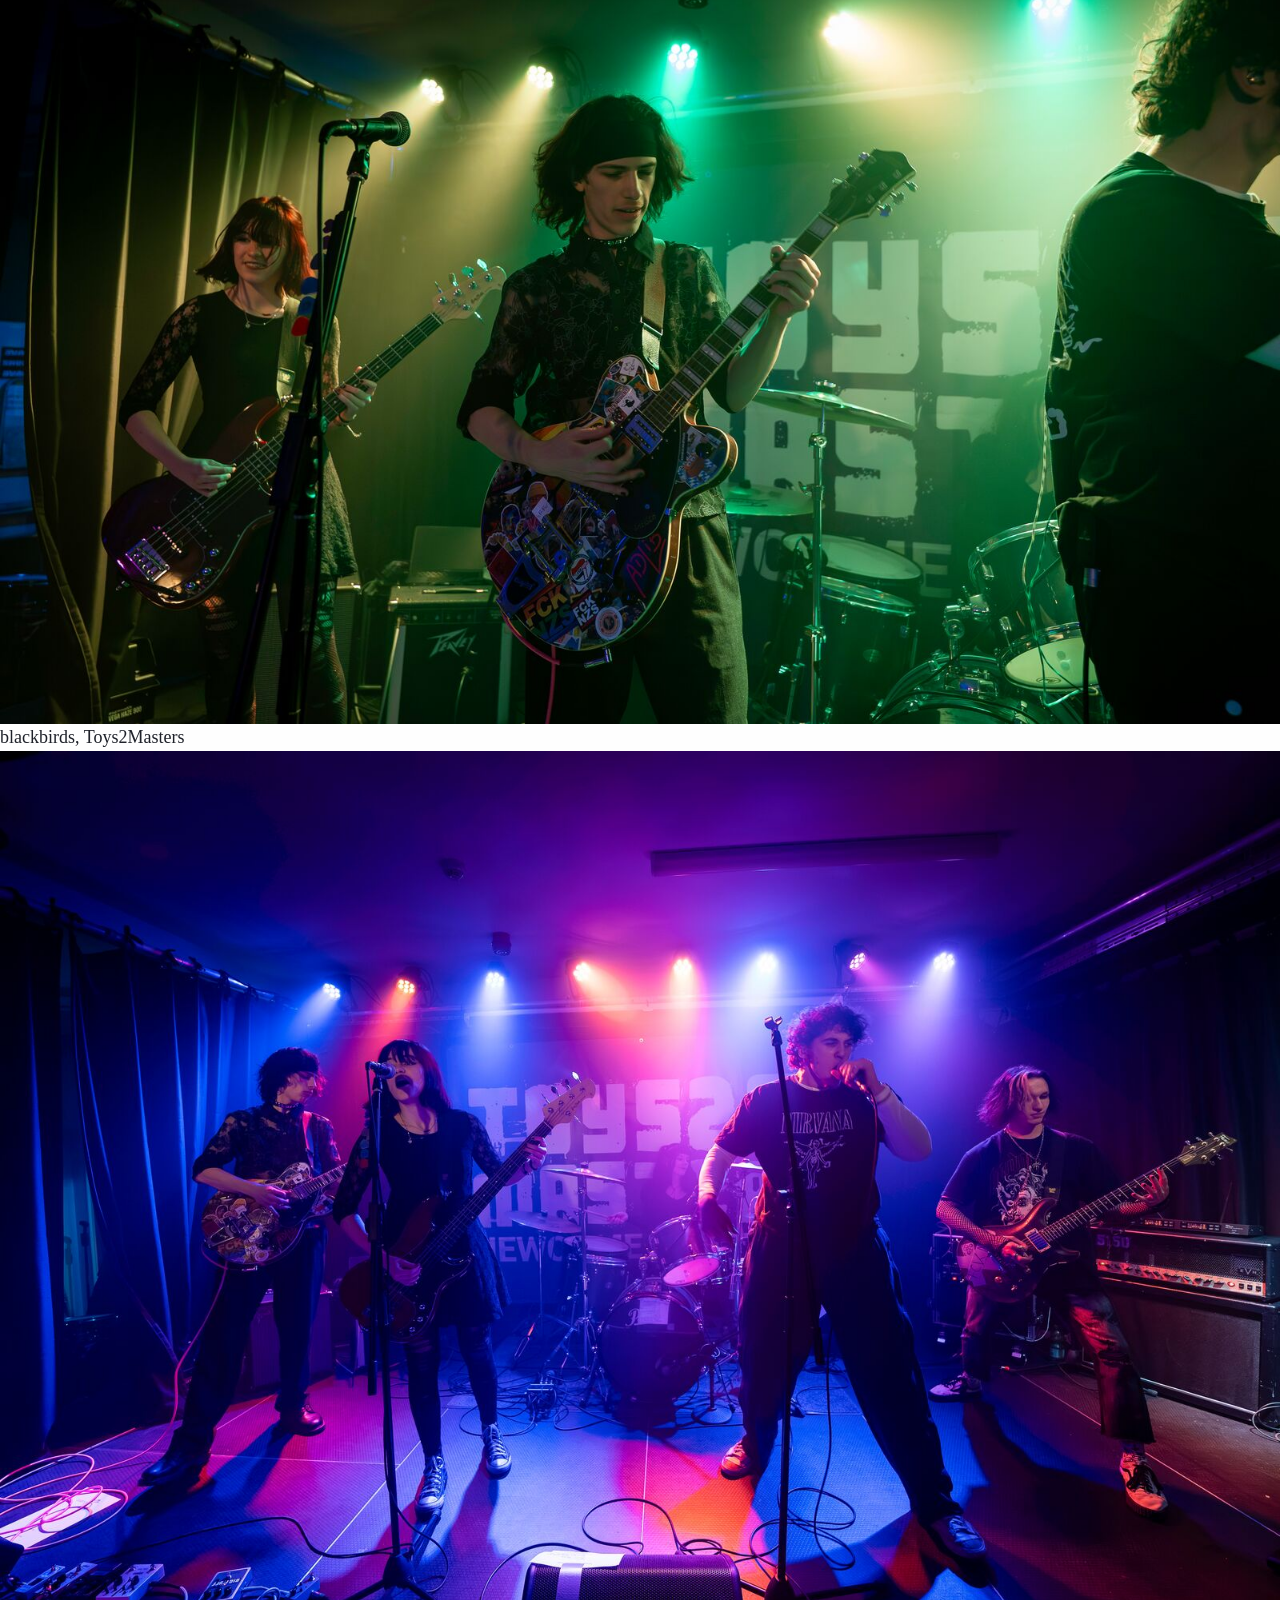
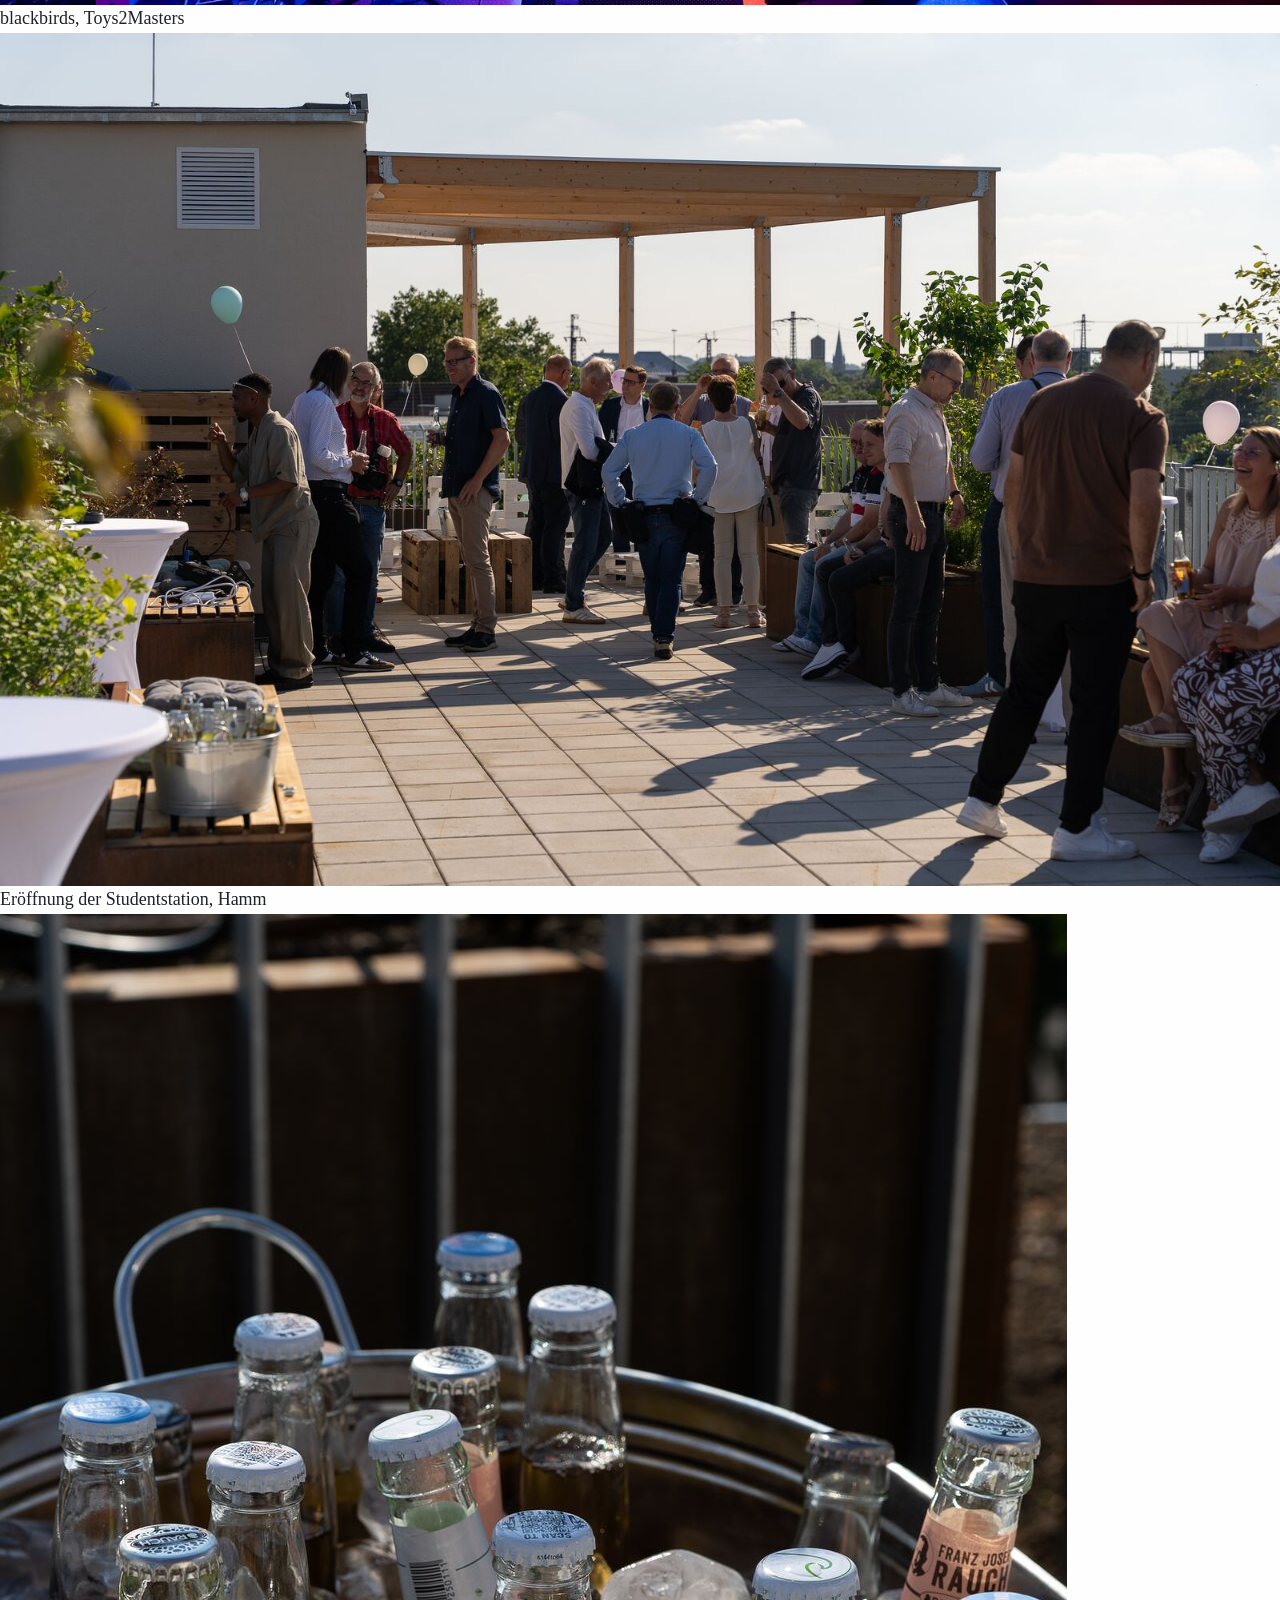
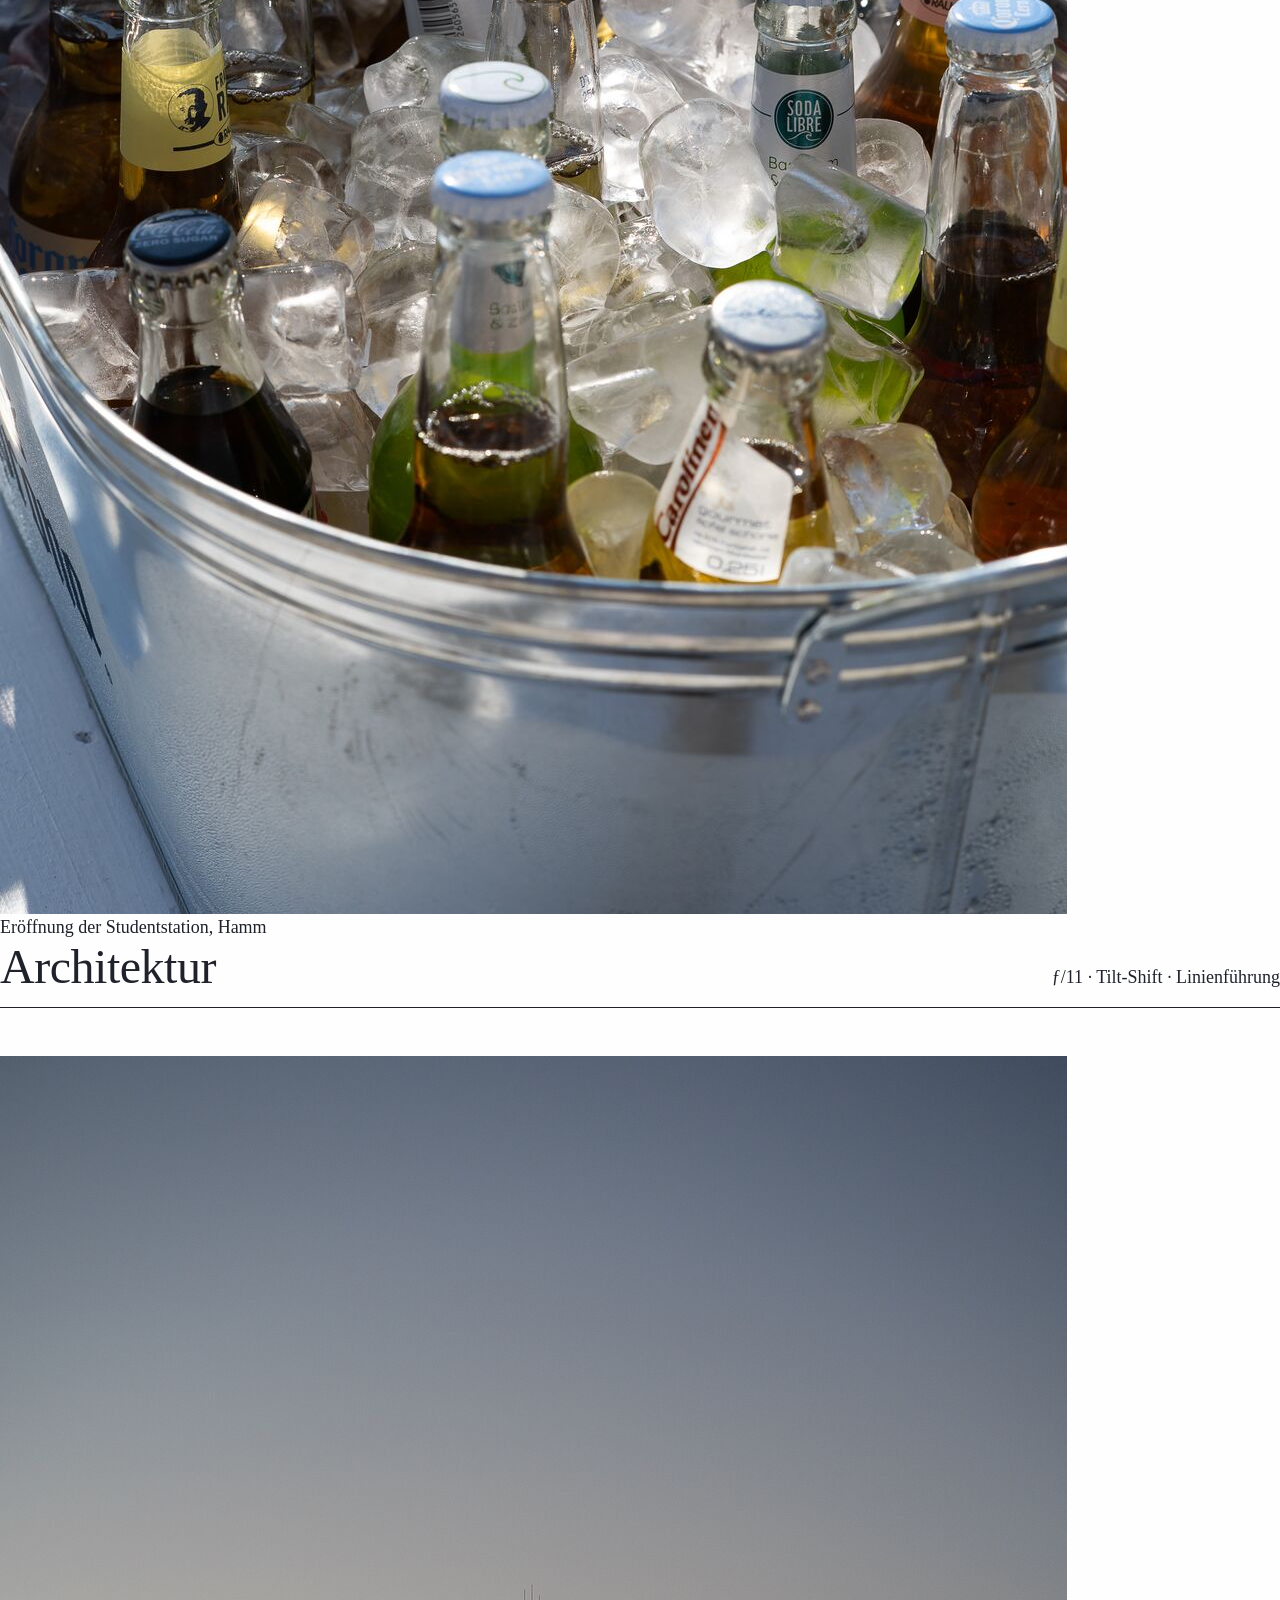
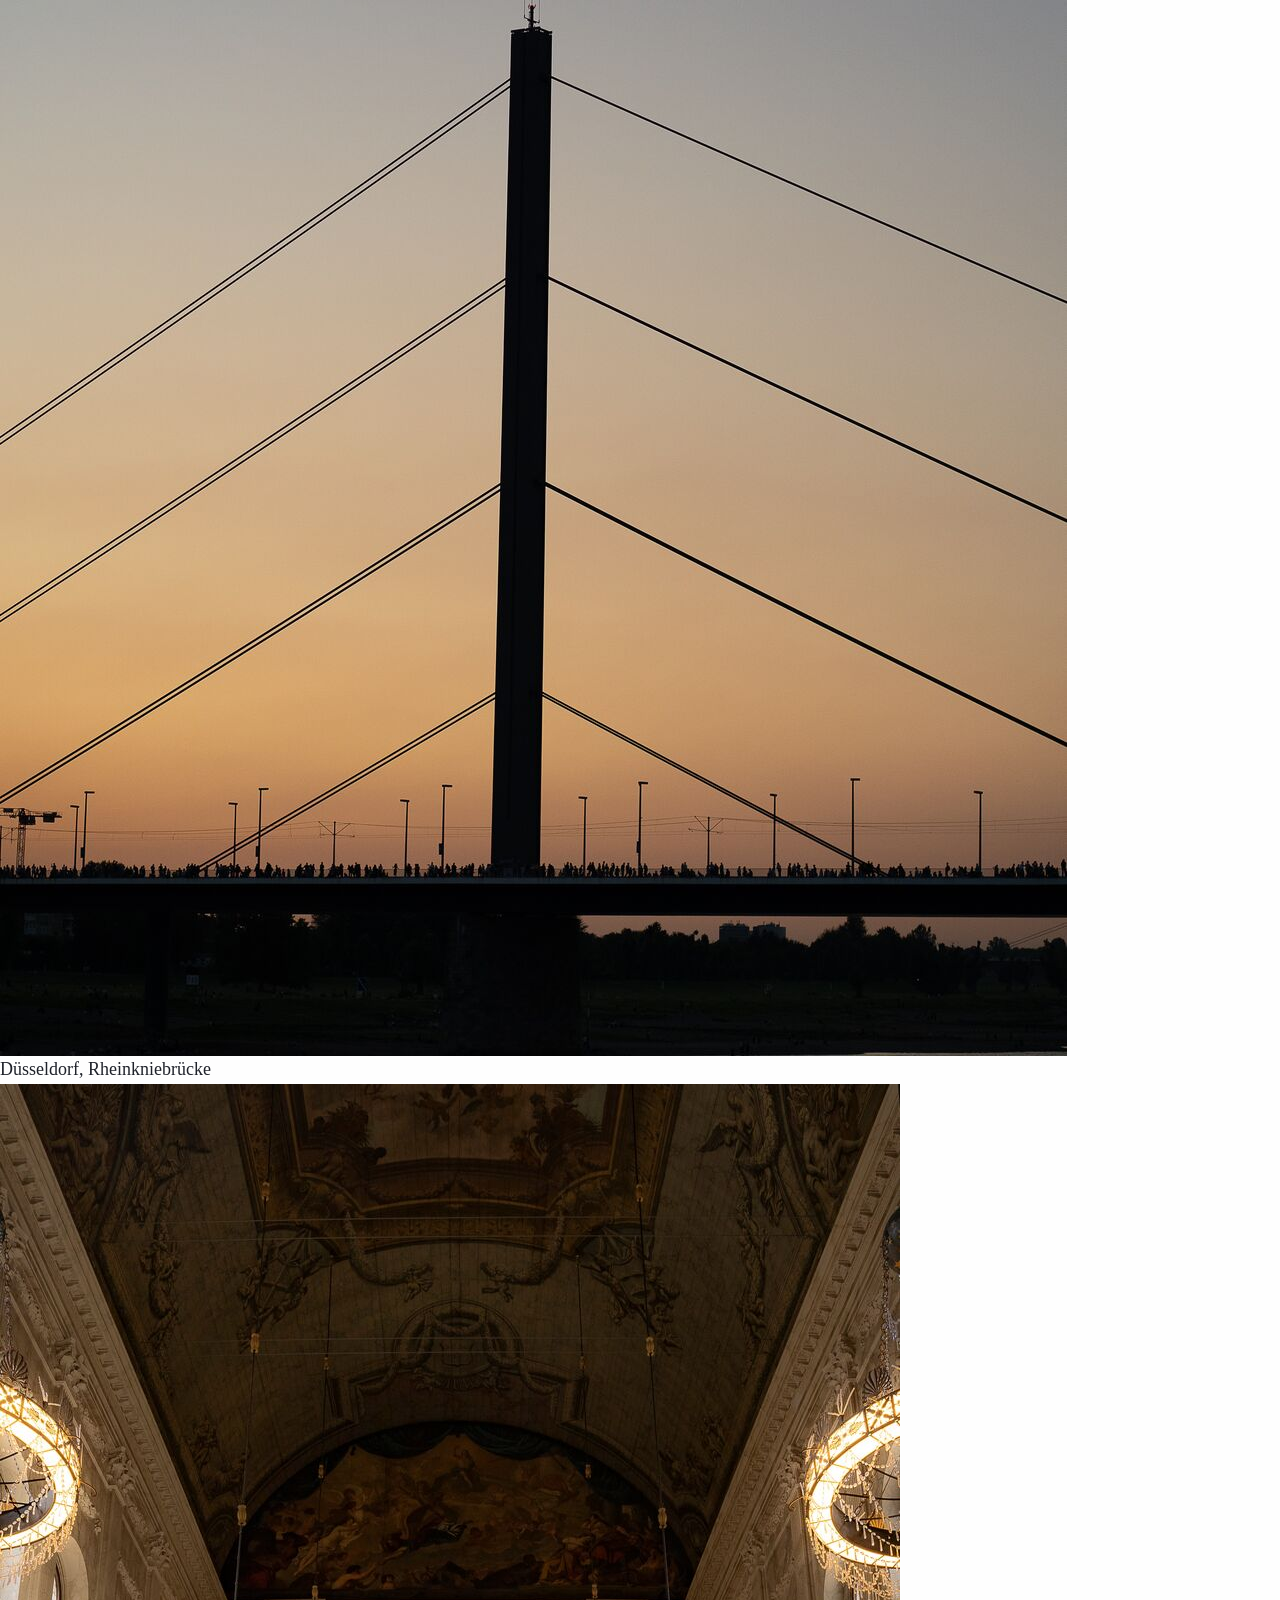
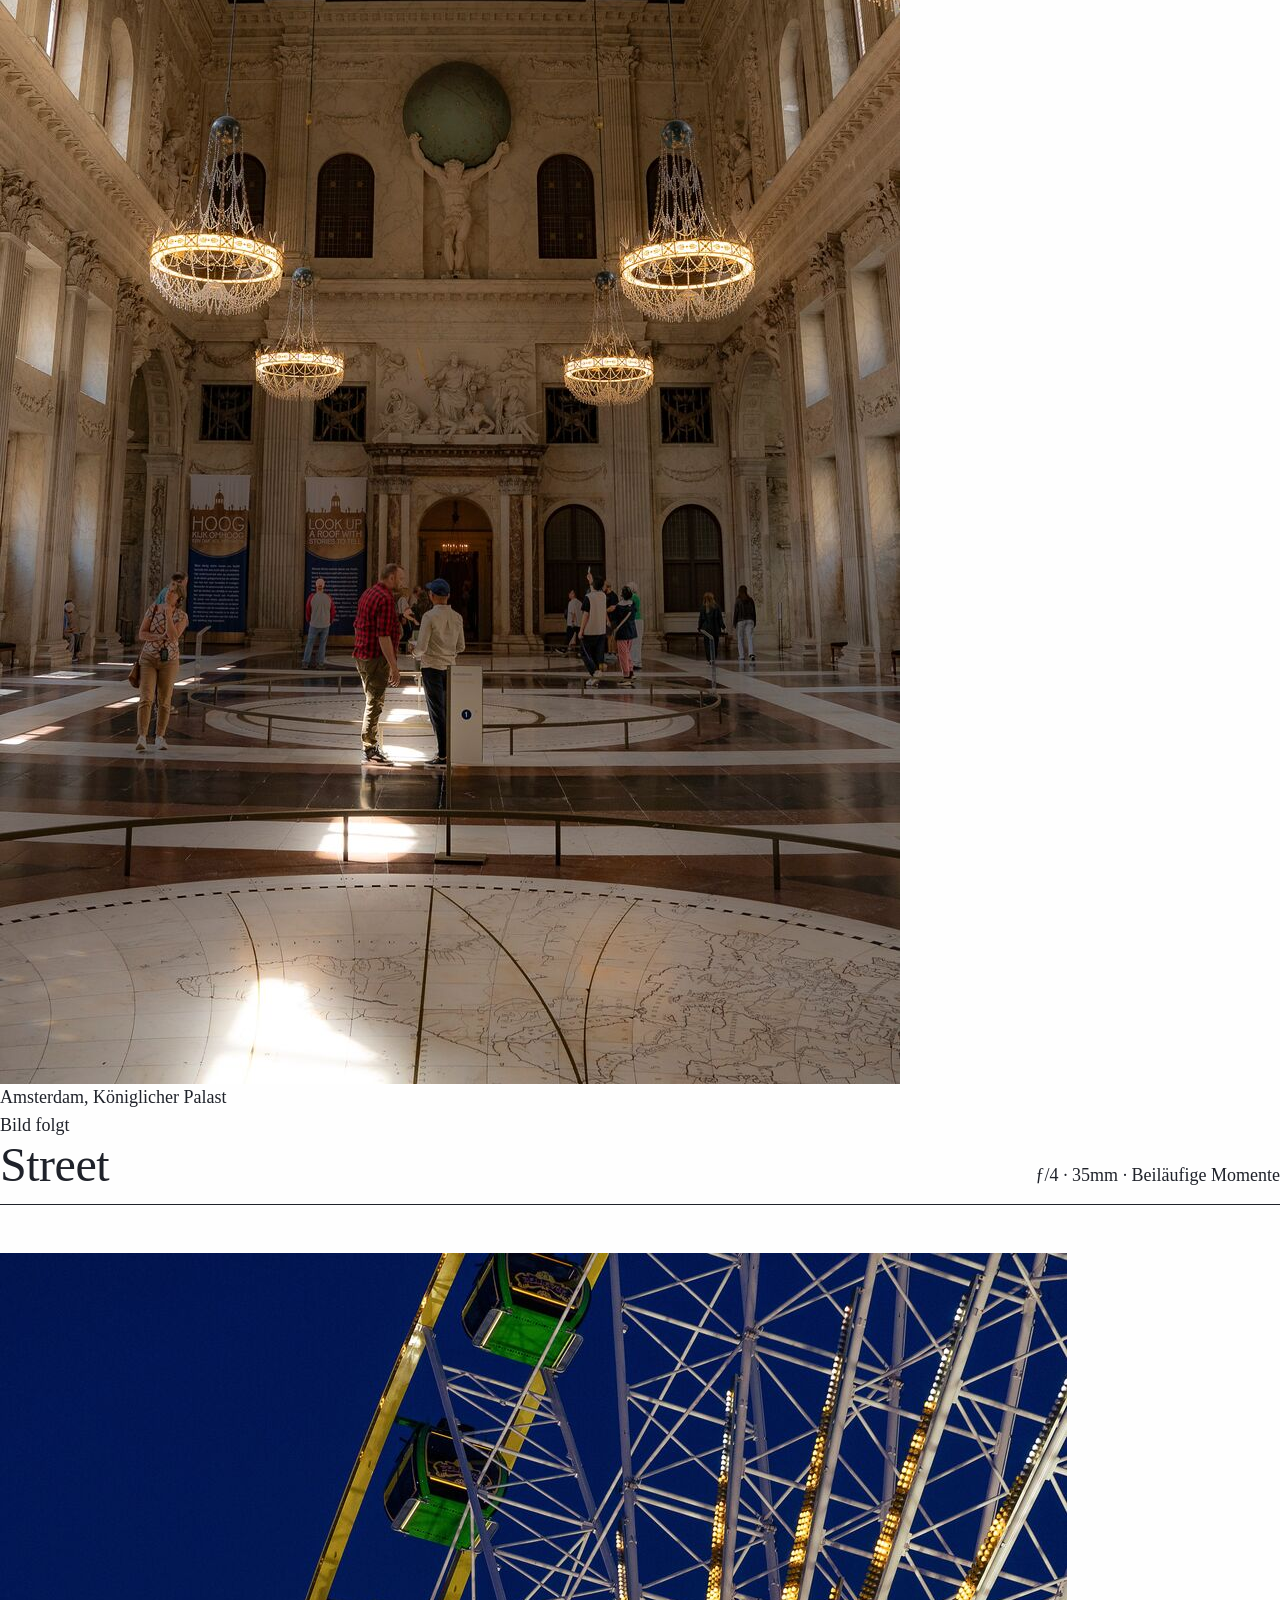
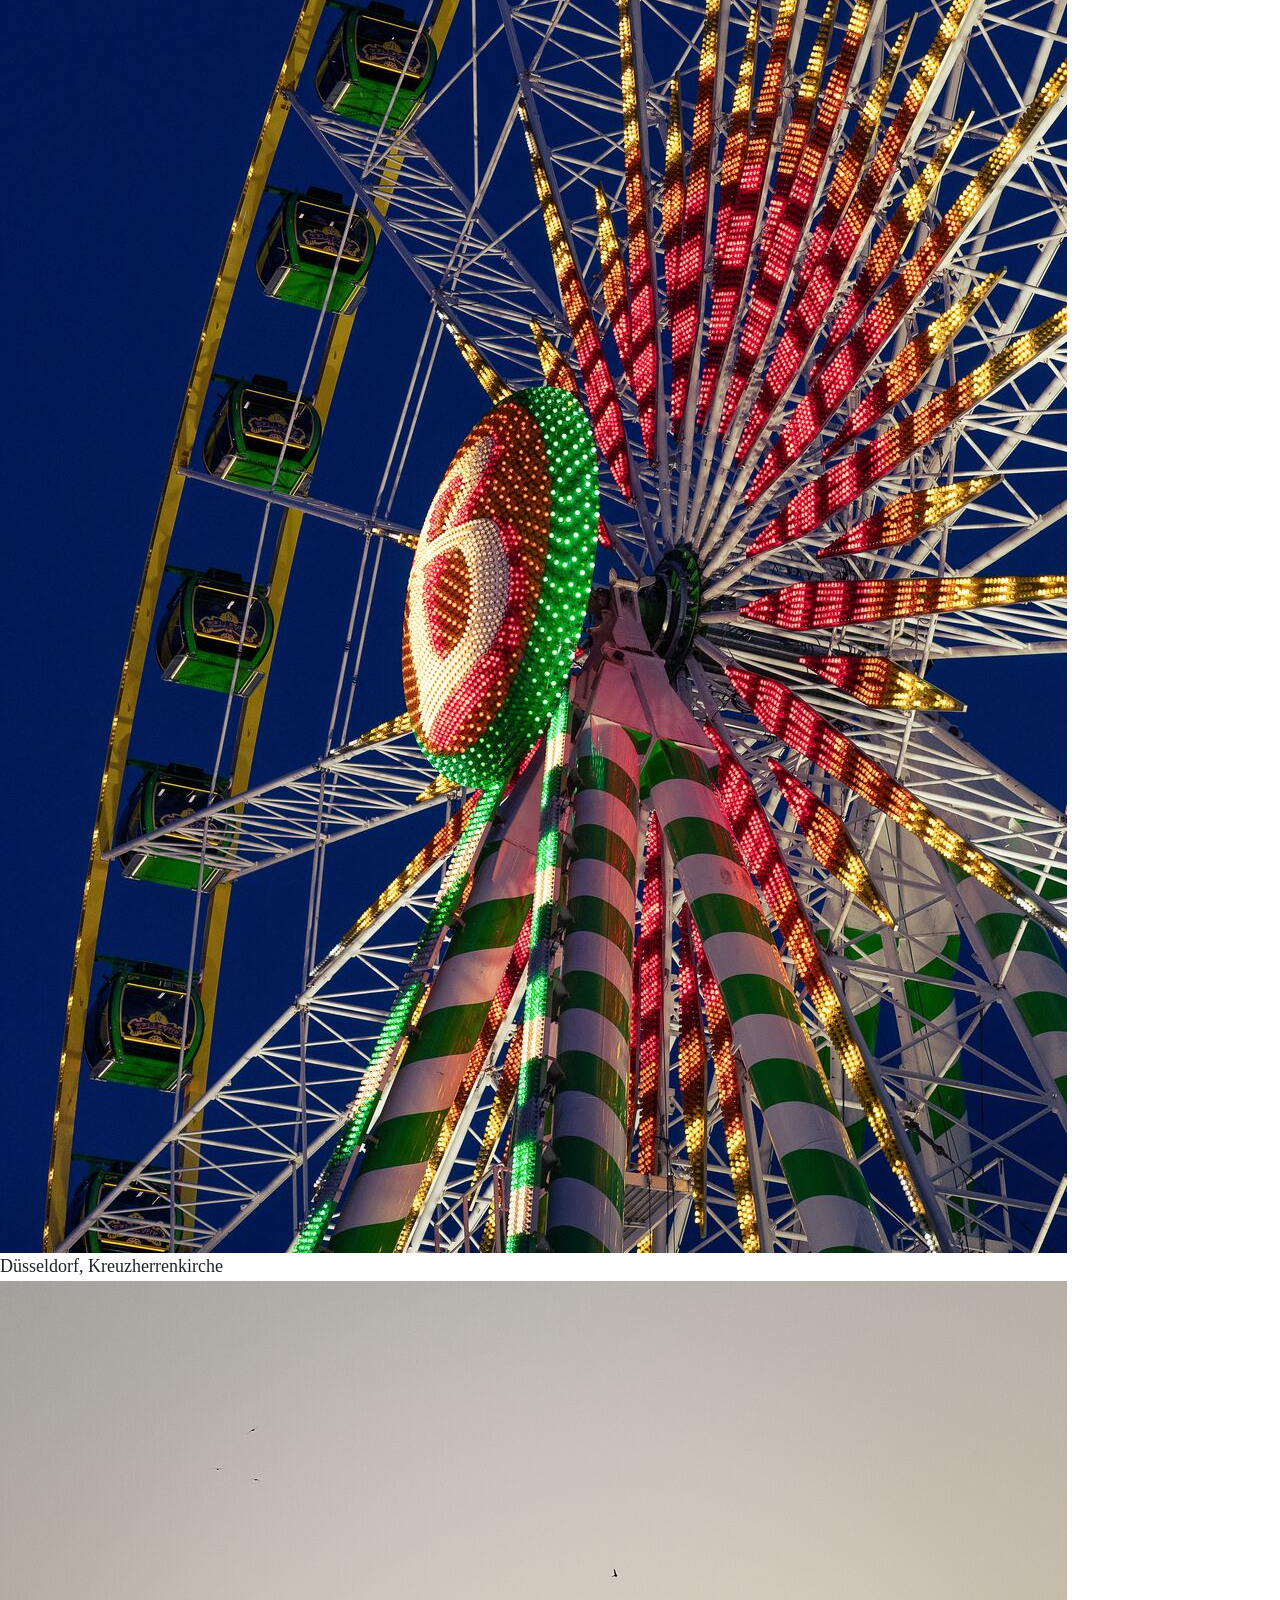
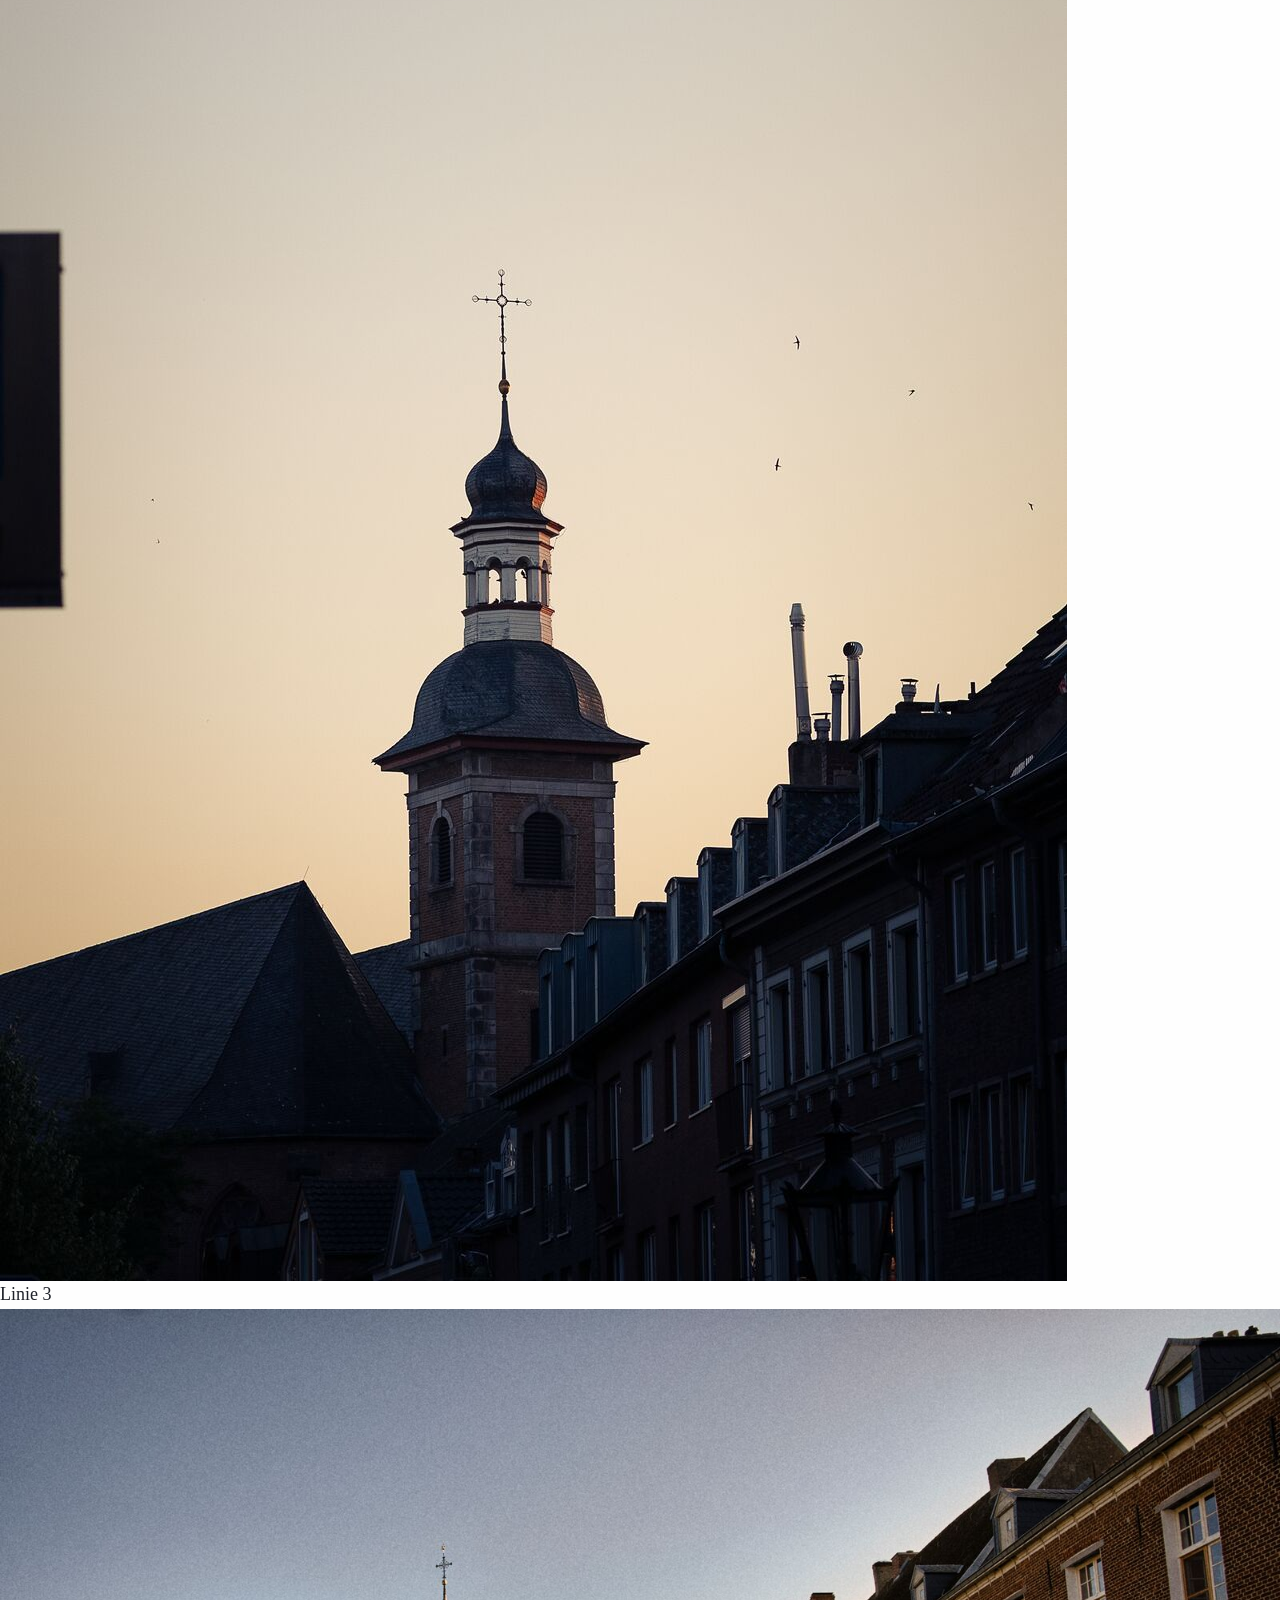
<file: arbeiten.html>
<!doctype html>
<html lang="de">
<head>
  <meta charset="utf-8">
  <meta name="viewport" content="width=device-width, initial-scale=1">
  <title>Arbeiten — fischer.optix</title>
  <meta name="description" content="Arbeiten von fischer.optix: Event, Architektur, Street und Cars.">
  <link rel="preconnect" href="https://fonts.googleapis.com">
  <link rel="preconnect" href="https://fonts.gstatic.com" crossorigin>
  <link href="https://fonts.googleapis.com/css2?family=Alegreya+Sans:ital,wght@0,100;0,300;0,400;0,500;0,700;0,800;0,900;1,400&family=IBM+Plex+Mono:wght@400;500&display=swap" rel="stylesheet">
  <link rel="stylesheet" href="css/style.css">
</head>
<body>

  <header class="site-header">
    <div class="container">
      <a href="index.html" class="brand">
        <img class="brand-logo" src="images/logo.svg" alt="fischer.optix">
        <span class="brand-text">
          <span class="brand-tag">Event · Architektur · Street</span>
        </span>
      </a>
      <button class="nav-toggle" aria-expanded="false" aria-controls="site-nav">
        <span class="bars" aria-hidden="true"></span> Menü
      </button>
      <nav class="site-nav" id="site-nav">
        <ul>
          <li><a href="index.html">Start</a></li>
          <li><a href="arbeiten.html" aria-current="page">Arbeiten</a></li>
          <li><a href="projekte.html">Projekte</a></li>
          <li><a href="ueber-mich.html">Über mich</a></li>
          <li><a href="kontakt.html">Kontakt</a></li>
        </ul>
      </nav>
    </div>
  </header>

  <main>
    <section class="page-hero">
      <div class="container">
        <span class="eyebrow">Arbeiten</span>
        <h1>Sechs Genres, eine Handschrift.</h1>
        <p class="lede">Ein Überblick über die Bereiche, in denen fischer.optix fotografiert. Bilder folgen in Kürze — die Struktur steht bereits.</p>
      </div>
    </section>

    <nav class="work-nav" aria-label="Kategorie-Filter">
      <div class="container">
        <button data-filter="all" class="is-active">Alle</button>
        <button data-filter="event">Event</button>
        <button data-filter="architektur">Architektur</button>
        <button data-filter="street">Street</button>
        <button data-filter="cars">Cars</button>
      </div>
    </nav>

    <section class="work-section" id="event" data-category="event">
      <div class="container">
        <div class="section-head">
          <h2>Event</h2>
          <span class="spec-tag">ƒ/1.8 <em>·</em> Low Light <em>·</em> Menschen in Bewegung</span>
        </div>
        <div class="frame-grid">
          <div class="frame">
            <img src="images/event-karl-lauterbach-csd-koeln.jpg" alt="CSD Köln 2024, Karl Lauterbach, ehemaliger Bundesminister für Gesundheit, inmitten der Menge">
            <span class="frame-caption">CSD Köln 2024, Karl Lauterbach</span>
          </div>
          <div class="frame">
            <img src="images/event-ness-csd-koeln.jpg" alt="CSD Köln 2024, Musiker NESS singt auf der Bühne">
            <a class="frame-caption" href="https://open.spotify.com/artist/0860MVRZC3Llgf1mFvnd1R?si=H10T5F_kRn2e2kCczhTARA" target="_blank" rel="noopener">CSD Köln 2024, NESS</a>
          </div>
          <div class="frame">
            <img src="images/event-blackbirds-toys2masters-01.jpg" alt="Band blackbirds live beim Toys2Masters">
            <span class="frame-caption">blackbirds, Toys2Masters</span>
          </div>
          <div class="frame">
            <img src="images/event-blackbirds-toys2masters-02.jpg" alt="Band blackbirds live beim Toys2Masters">
            <span class="frame-caption">blackbirds, Toys2Masters</span>
          </div>
          <div class="frame">
            <img src="images/event-blackbirds-toys2masters-03.jpg" alt="Band blackbirds live beim Toys2Masters">
            <span class="frame-caption">blackbirds, Toys2Masters</span>
          </div>
          <div class="frame">
            <img src="images/event-studentstation-hamm-01.jpg" alt="Eröffnung der Studentstation Hamm, Gäste auf der Dachterrasse">
            <span class="frame-caption">Eröffnung der Studentstation, Hamm</span>
          </div>
          <div class="frame">
            <img src="images/event-studentstation-hamm-02.jpg" alt="Eröffnung der Studentstation Hamm, Getränke im Eiskübel">
            <span class="frame-caption">Eröffnung der Studentstation, Hamm</span>
          </div>
        </div>
      </div>
    </section>

    <section class="work-section" id="architektur" data-category="architektur">
      <div class="container">
        <div class="section-head">
          <h2>Architektur</h2>
          <span class="spec-tag">ƒ/11 <em>·</em> Tilt-Shift <em>·</em> Linienführung</span>
        </div>
        <div class="frame-grid">
          <div class="frame frame--wide">
            <img src="images/duesseldorf-rheinkniebruecke.jpg" alt="Pylon der Rheinkniebrücke in Düsseldorf im Silhouette bei Sonnenuntergang">
            <span class="frame-caption">Düsseldorf, Rheinkniebrücke</span>
          </div>
          <div class="frame frame--wide">
            <img src="images/amsterdam-koeniglicher-palast.jpg" alt="Innenraum des Königlichen Palasts Amsterdam mit Kronleuchtern, Deckenfresko und Atlas-Statue">
            <span class="frame-caption">Amsterdam, Königlicher Palast</span>
          </div>
          <div class="frame frame--wide"><span class="frame-label">Bild folgt</span></div>
        </div>
      </div>
    </section>

    <section class="work-section" id="street" data-category="street">
      <div class="container">
        <div class="section-head">
          <h2>Street</h2>
          <span class="spec-tag">ƒ/4 <em>·</em> 35mm <em>·</em> Beiläufige Momente</span>
        </div>
        <div class="frame-grid">
          <div class="frame">
            <img src="images/street-duesseldorf-kreuzherrenkirche.jpg" alt="Düsseldorf, Kreuzherrenkirche">
            <span class="frame-caption">Düsseldorf, Kreuzherrenkirche</span>
          </div>
          <div class="frame">
            <img src="images/street-linie-3.jpg" alt="Schwarz-Weiß-Aufnahme im Innenraum der Straßenbahn Linie 3">
            <span class="frame-caption">Linie 3</span>
          </div>
          <div class="frame">
            <img src="images/street-rheinkirmes-01.jpg" alt="Düsseldorf Rheinkirmes, Riesenrad bei Nacht in Langzeitbelichtung">
            <span class="frame-caption">Düsseldorf Rheinkirmes 1</span>
          </div>
          <div class="frame">
            <img src="images/street-rheinkirmes-02.jpg" alt="Düsseldorf Rheinkirmes, Riesenrad in der Dämmerung">
            <span class="frame-caption">Düsseldorf Rheinkirmes 2</span>
          </div>
          <div class="frame">
            <img src="images/street-alkmaar-01.jpg" alt="Alkmaar, Niederlande, Backsteinhäuser mit blühendem Baum">
            <span class="frame-caption">Alkmaar, Niederlande</span>
          </div>
          <div class="frame">
            <img src="images/street-alkmaar-02.jpg" alt="Alkmaar, Niederlande, Kirche und Kopfsteinpflasterstraße">
            <span class="frame-caption">Alkmaar, Niederlande</span>
          </div>
        </div>
      </div>
    </section>

    <section class="work-section" id="cars" data-category="cars">
      <div class="container">
        <div class="section-head">
          <h2>Cars</h2>
          <span class="spec-tag">ƒ/2.8 <em>·</em> Bewegungsunschärfe</span>
        </div>
        <p class="spec-tag" style="display:block; margin-bottom:12px;">Classics</p>
        <div class="frame-grid" style="margin-bottom: 32px;">
          <div class="frame frame--wide">
            <img src="images/cars-ford-gt.jpg" alt="Schwarzer Ford GT mit weißen Rennstreifen, Frontansicht">
            <span class="frame-caption">Ford GT</span>
          </div>
          <div class="frame frame--wide">
            <img src="images/cars-toyota-mr2.jpg" alt="Zwei rote Toyota MR2 nebeneinander, eine mit geöffneter Fronthaube">
            <span class="frame-caption">Toyota MR2</span>
          </div>
        </div>
        <p class="spec-tag" style="display:block; margin-bottom:12px;">Spa-Francorchamps</p>
        <div class="frame-grid" style="margin-bottom: 32px;">
          <div class="frame frame--wide">
            <img src="images/cars-spa-ferrari-296-gt3-777.jpg" alt="Ferrari 296 GT3 von Olimp Racing, Startnummer 777, beim Rennen in Spa-Francorchamps">
            <span class="frame-caption">Ferrari 296 GT3, Olimp Racing #777, Spa-Francorchamps</span>
          </div>
          <div class="frame frame--wide">
            <img src="images/cars-spa-ferrari-296-gt3-25.jpg" alt="Ferrari 296 GT3 von Into Africa Racing by Dragon, Startnummer 25, beim Rennen in Spa-Francorchamps">
            <span class="frame-caption">Ferrari 296 GT3, Into Africa Racing by Dragon #25, Spa-Francorchamps</span>
          </div>
          <div class="frame frame--wide">
            <img src="images/cars-spa-mclaren-720s-gt3-88.jpg" alt="McLaren 720S GT3 Evo von Track Focused, Startnummer 88, beim Rennen in Spa-Francorchamps">
            <span class="frame-caption">McLaren 720S GT3 Evo, Track Focused #88, Spa-Francorchamps</span>
          </div>
          <div class="frame frame--wide">
            <img src="images/cars-spa-porsche-911-gt3r-911.jpg" alt="Porsche 911 GT3 R (992) von ZRS Motorsport, Startnummer 911, beim Rennen in Spa-Francorchamps">
            <span class="frame-caption">Porsche 911 GT3 R (992), ZRS Motorsport #911, Spa-Francorchamps</span>
          </div>
        </div>
        <p class="spec-tag" style="display:block; margin-bottom:12px;">Porsche</p>
        <div class="frame-grid">
          <div class="frame frame--wide">
            <img src="images/cars-porsche-taycan.jpg" alt="Porsche Taycan in Beige, Frontansicht">
            <span class="frame-caption">Porsche Taycan</span>
          </div>
        </div>
      </div>
    </section>
  </main>

  <footer class="site-footer">
    <div class="container">
      <div class="footer-row">
        <div class="footer-links">
          <a href="mailto:info@fischer-optix.de" class="icon-link" aria-label="E-Mail"><svg class="icon" viewBox="0 0 24 24" fill="none" stroke="currentColor" stroke-width="1.6" stroke-linecap="round" stroke-linejoin="round" aria-hidden="true"><rect x="2" y="4" width="20" height="16" rx="2"/><path d="M3 6.5l9 6 9-6"/></svg></a>
          <a href="https://www.instagram.com/fischer.optix?igsh=MXhxdDRrNzY1bGJiaA%3D%3D&utm_source=qr" target="_blank" rel="noopener" aria-label="Instagram" class="icon-link"><svg class="icon" viewBox="0 0 24 24" fill="none" stroke="currentColor" stroke-width="1.6" stroke-linecap="round" stroke-linejoin="round" aria-hidden="true"><rect x="2" y="2" width="20" height="20" rx="5"/><circle cx="12" cy="12" r="4"/><line x1="17.5" y1="6.5" x2="17.5" y2="6.5"/></svg></a>
          <a href="https://www.linkedin.com/in/jannik-fischer-54ba6223a" target="_blank" rel="noopener" aria-label="LinkedIn" class="icon-link"><svg class="icon" viewBox="0 0 24 24" fill="none" stroke="currentColor" stroke-width="1.6" stroke-linecap="round" stroke-linejoin="round" aria-hidden="true"><path d="M16 8a6 6 0 0 1 6 6v7h-4v-7a2 2 0 0 0-4 0v7h-4v-7a6 6 0 0 1 6-6z"/><rect x="2" y="9" width="4" height="12"/><circle cx="4" cy="4" r="2"/></svg></a>
          <a href="https://www.threads.com/@fischer.optix?igshid=NTc4MTIwNjQ2YQ==" target="_blank" rel="noopener" aria-label="Threads" class="icon-link"><svg class="icon" viewBox="0 0 24 24" fill="none" stroke="currentColor" stroke-width="1.6" stroke-linecap="round" stroke-linejoin="round" aria-hidden="true"><path d="M12 3c-4.5 0-7 2.8-7 7.2 0 3.6 2.1 5.6 4.6 6.6-1.2.6-2.1 1.6-2.1 3 0 2.2 2.3 3.2 4.9 3.2 5 0 7.6-3.1 7.6-8.4 0-3.6-1.4-5.9-3.8-7.2.3-.9.1-1.9-.6-2.6"/></svg></a>
        </div>
        <div class="footer-fine">© 2026 Jannik Fischer — fischer.optix</div>
      </div>
    </div>
  </footer>

  <script src="js/main.js"></script>
</body>
</html>
</file>
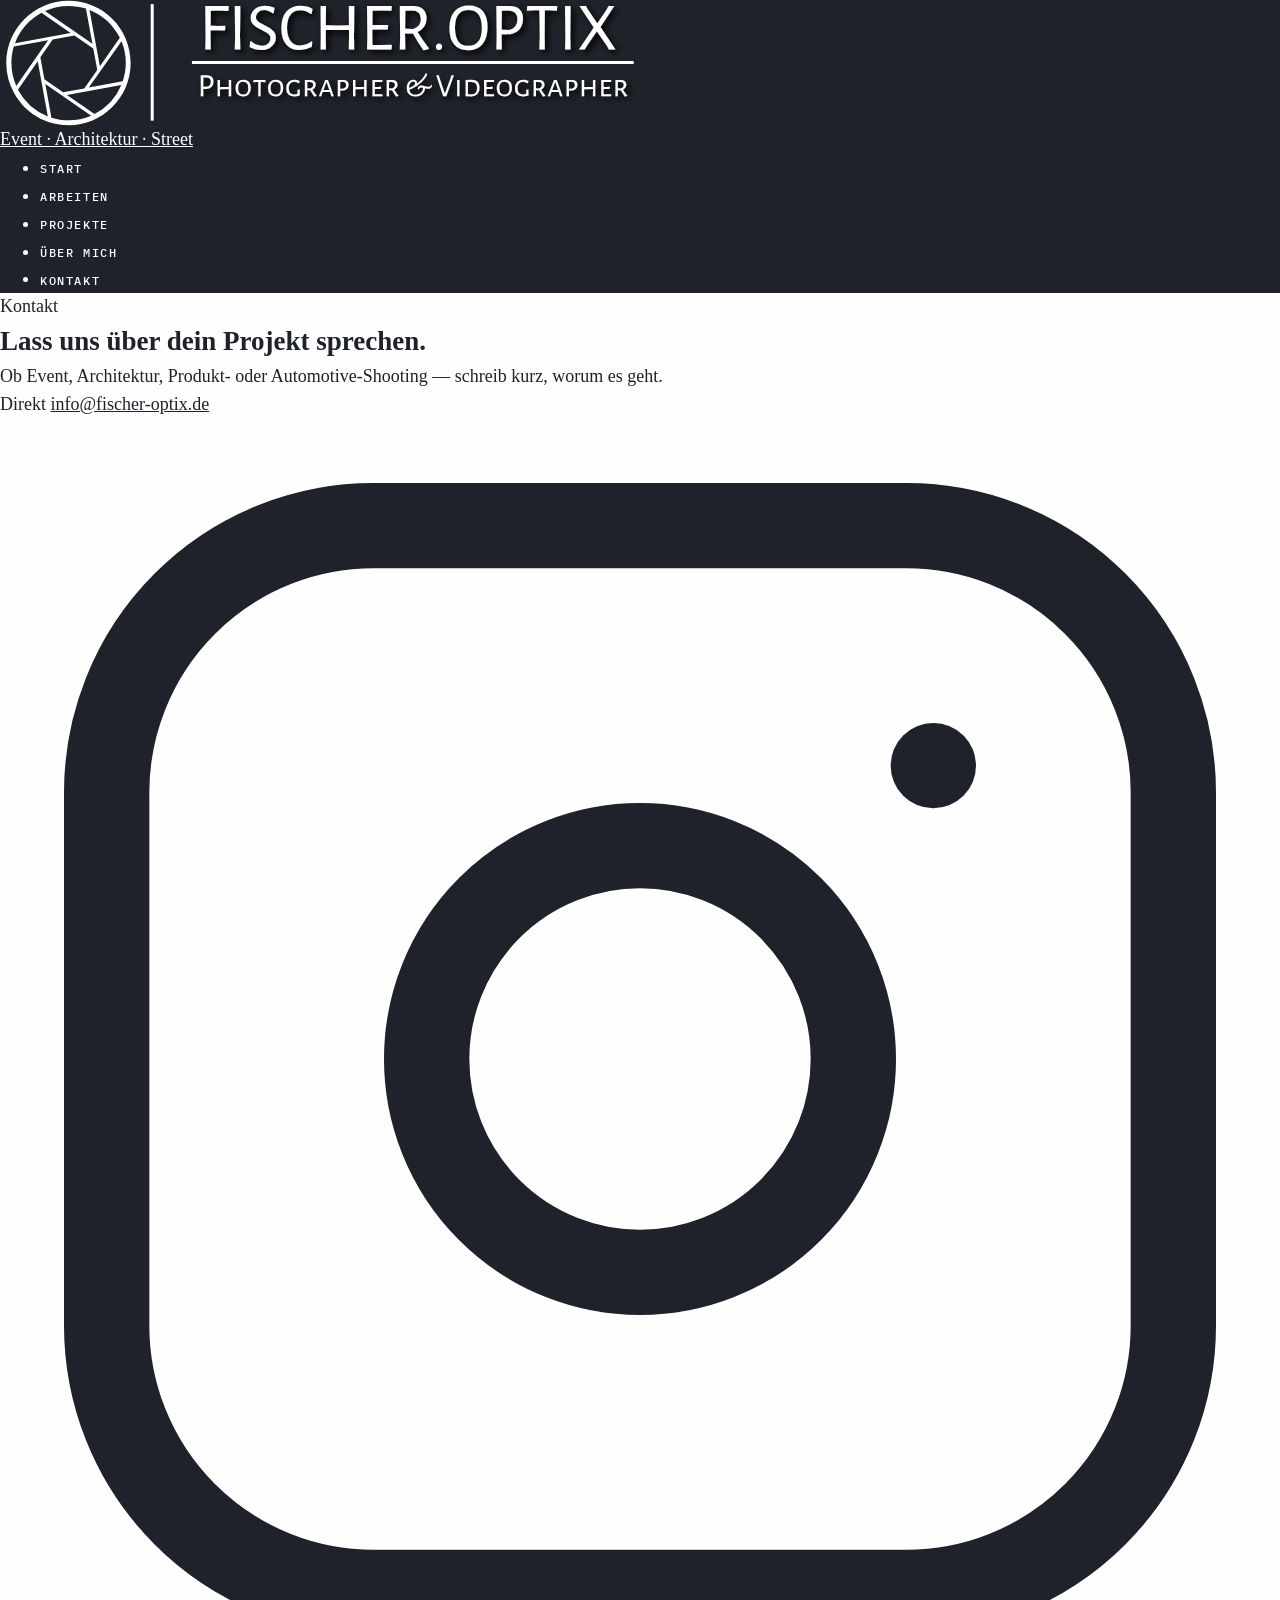
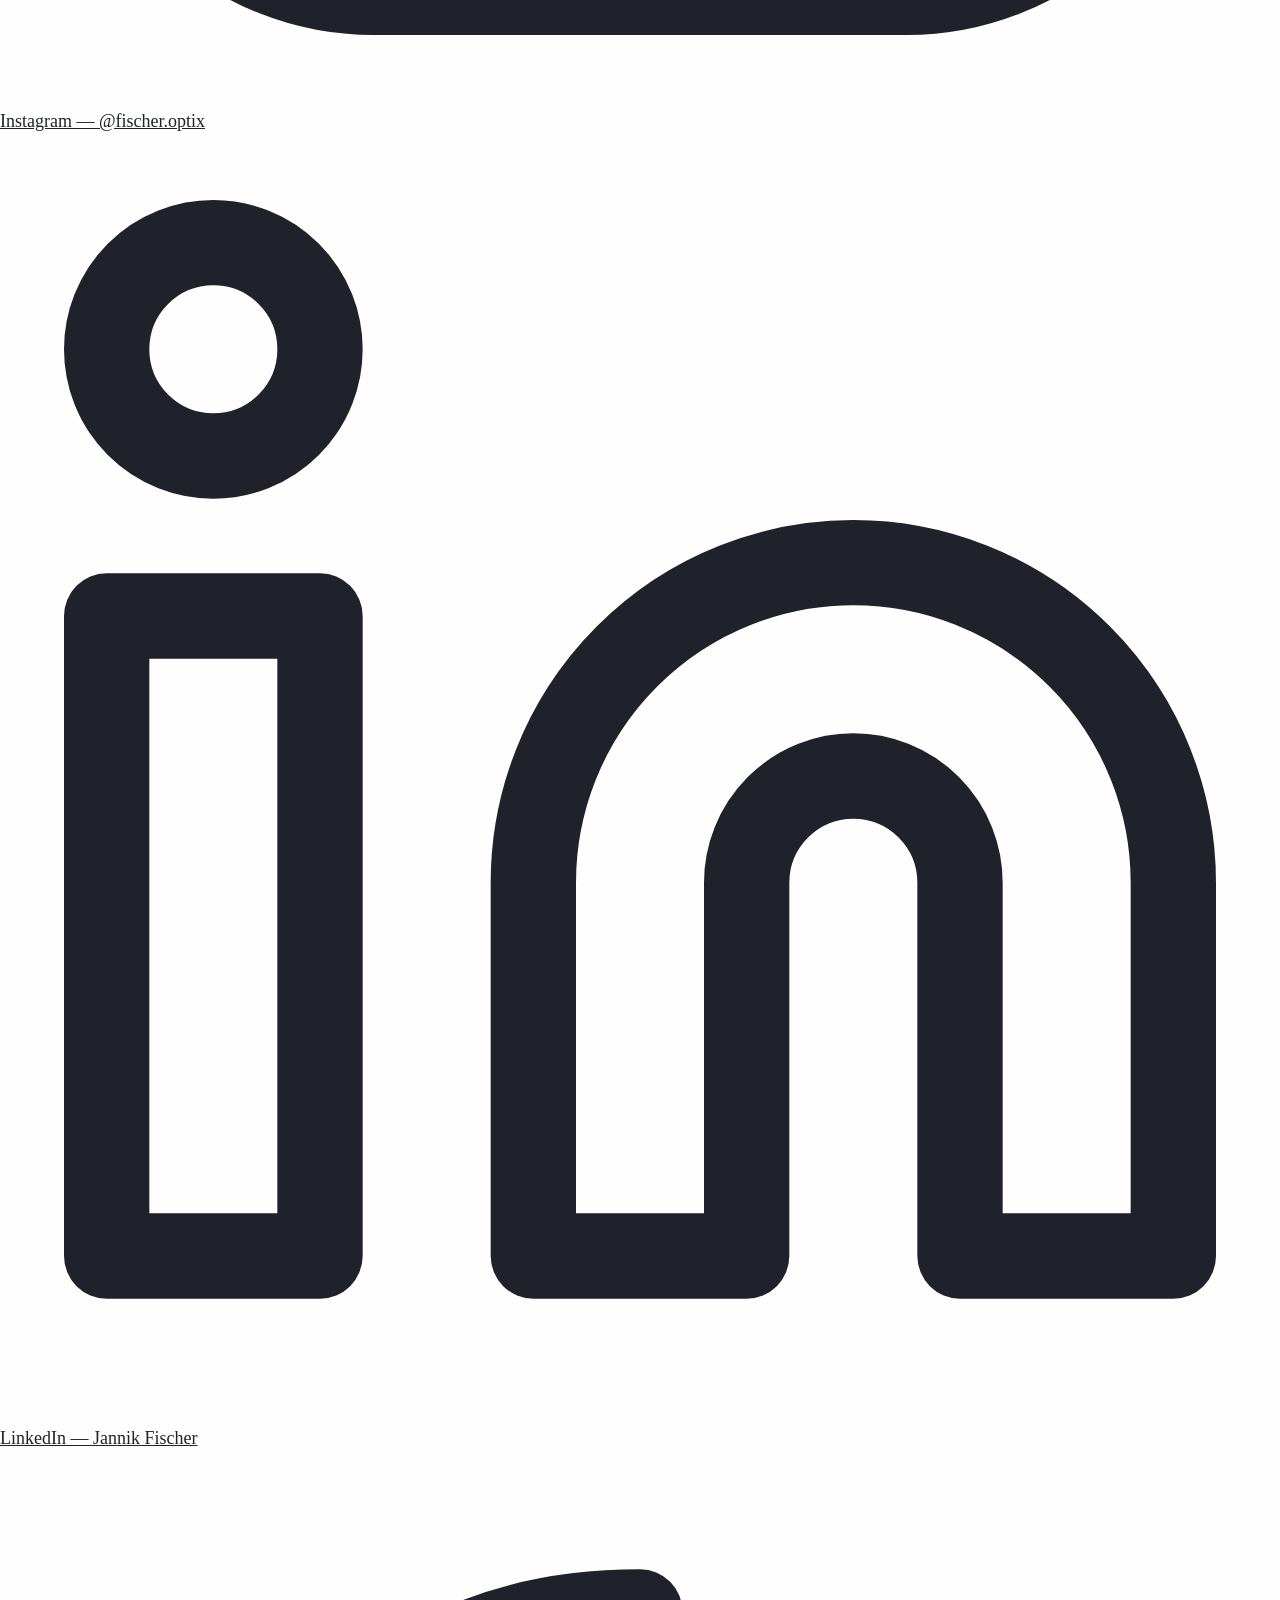
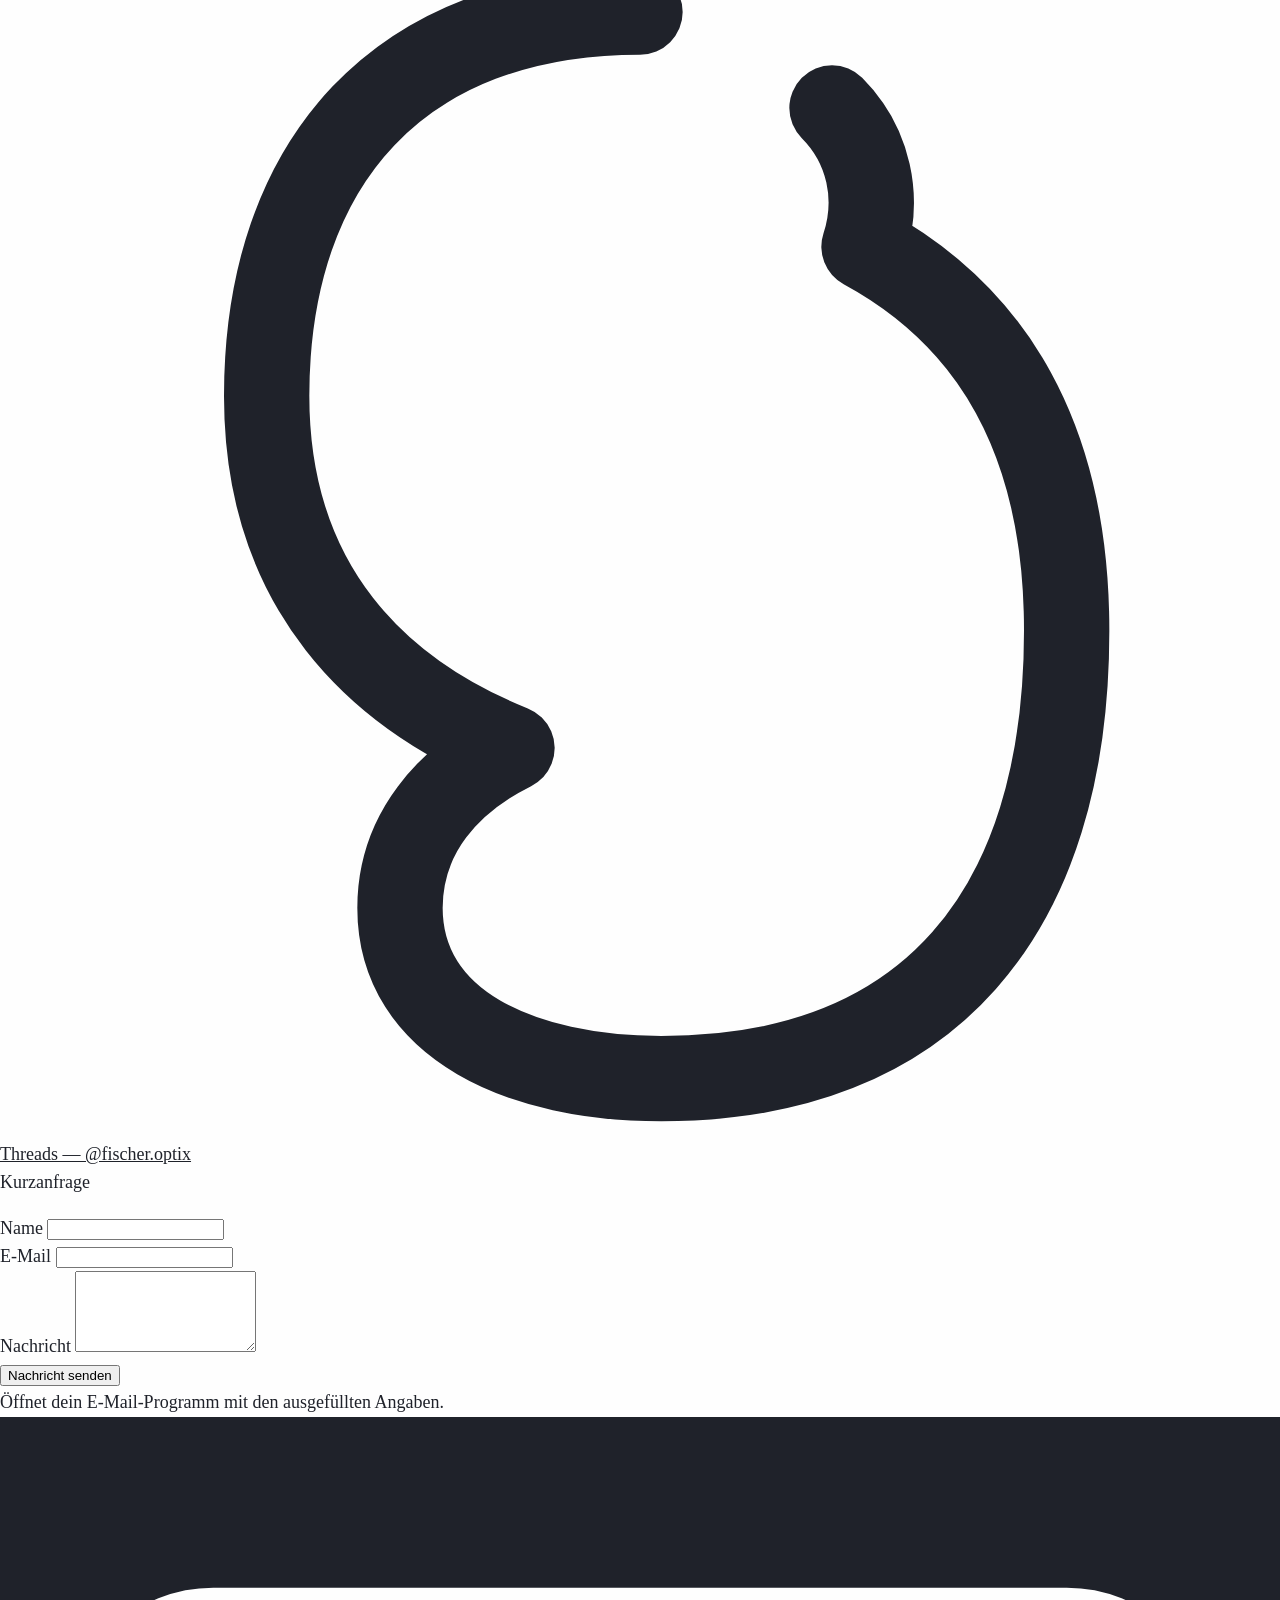
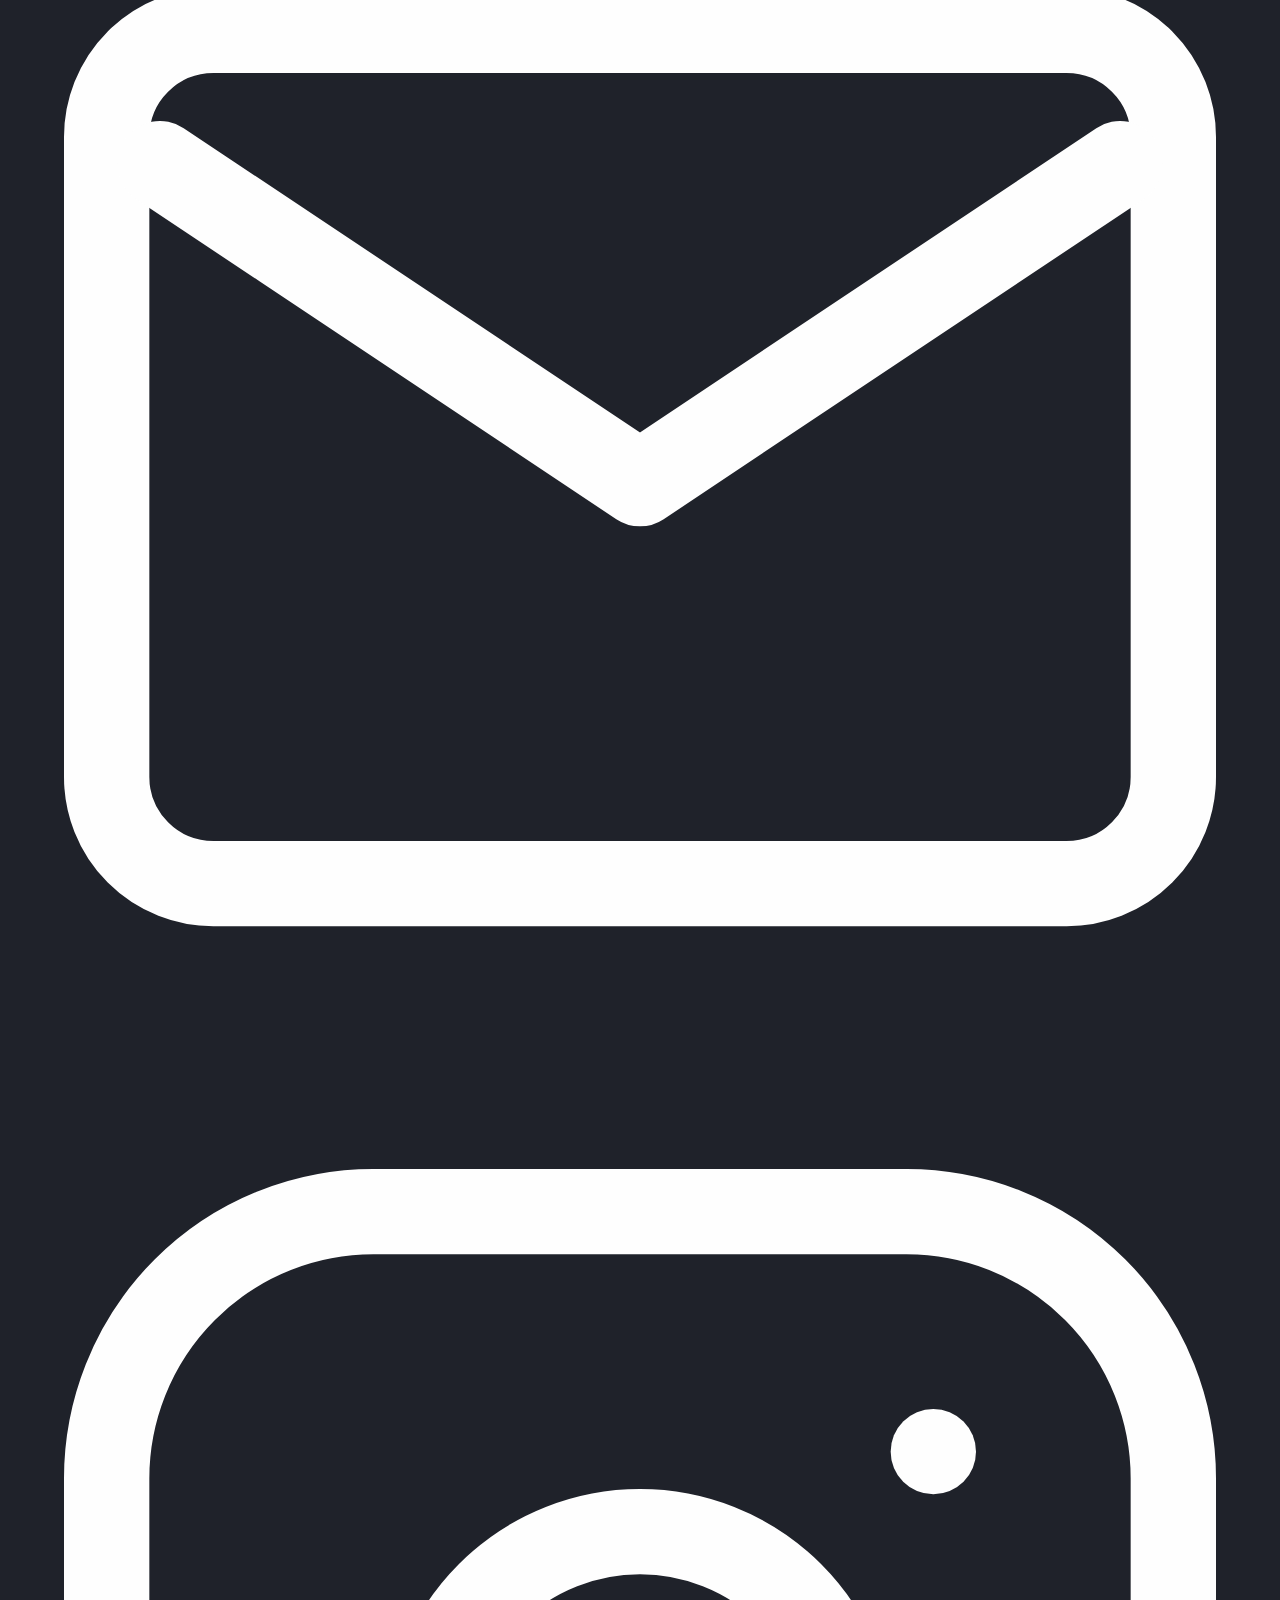
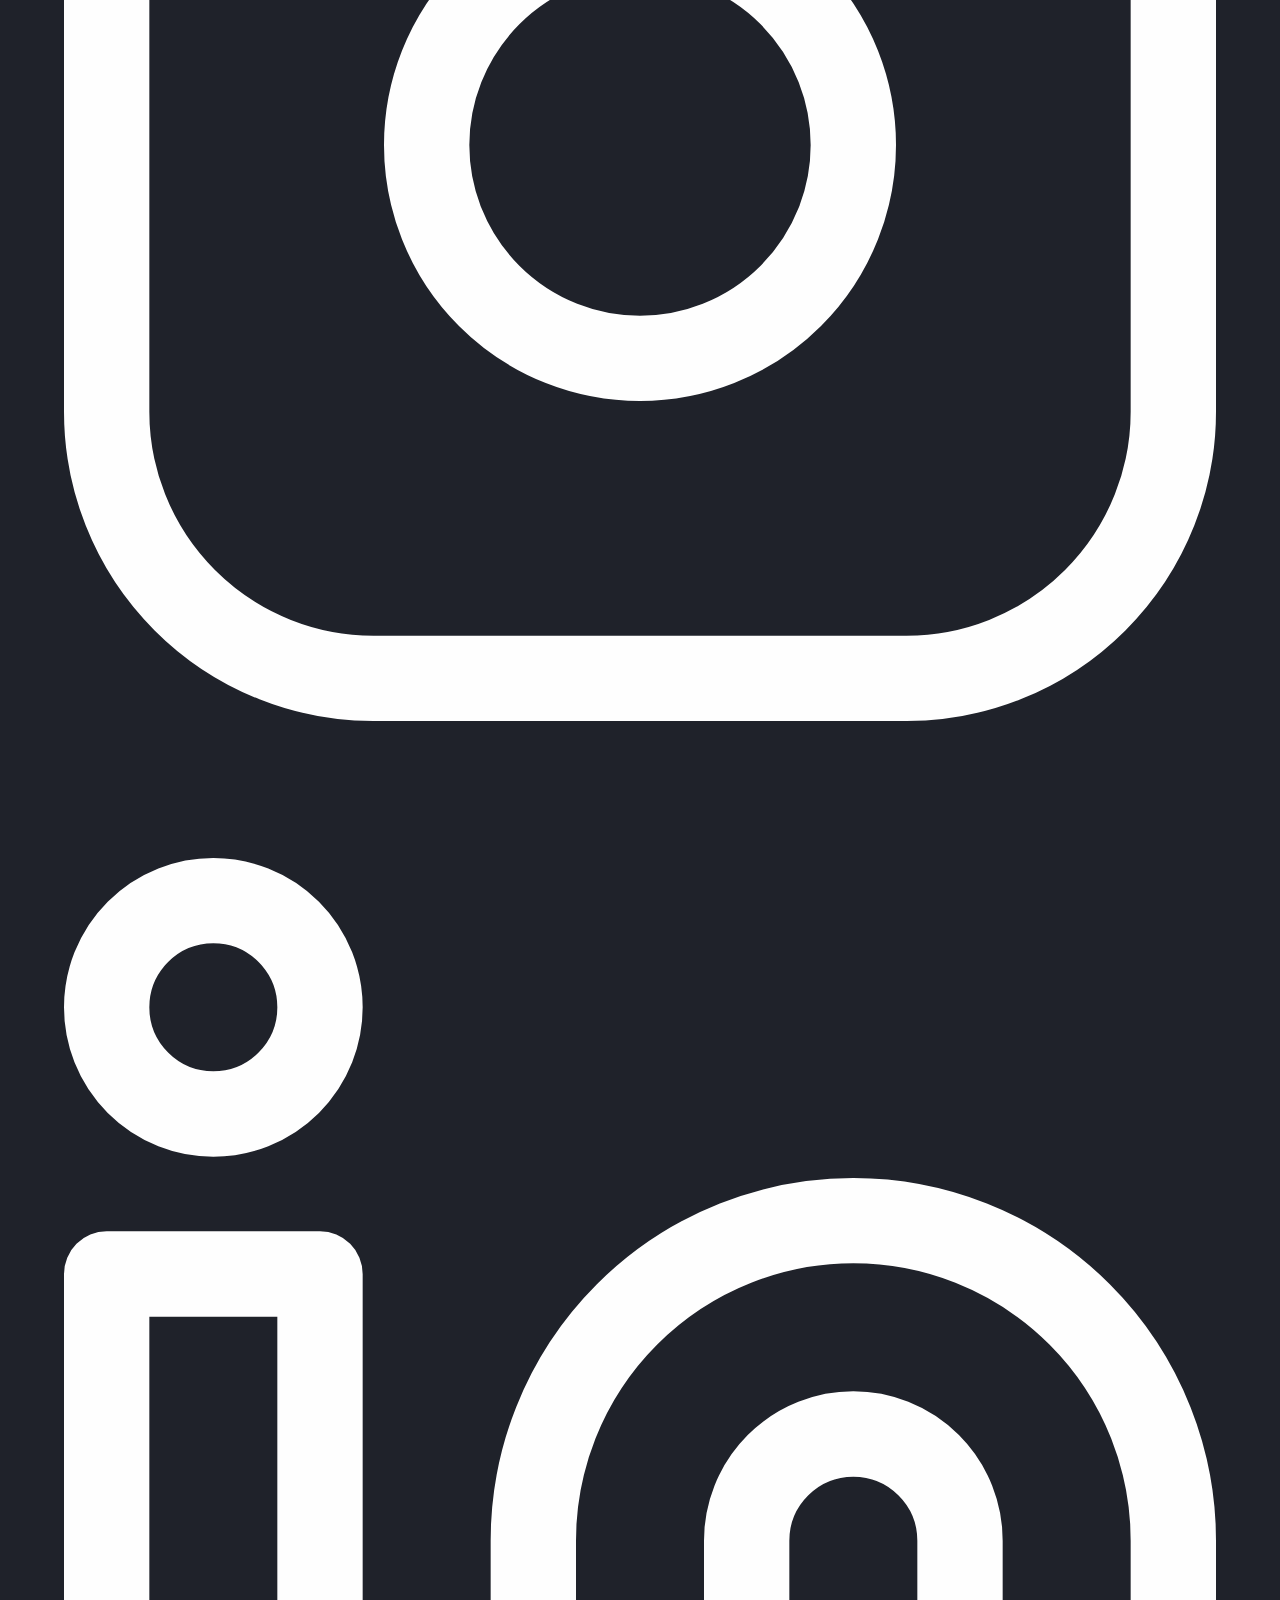
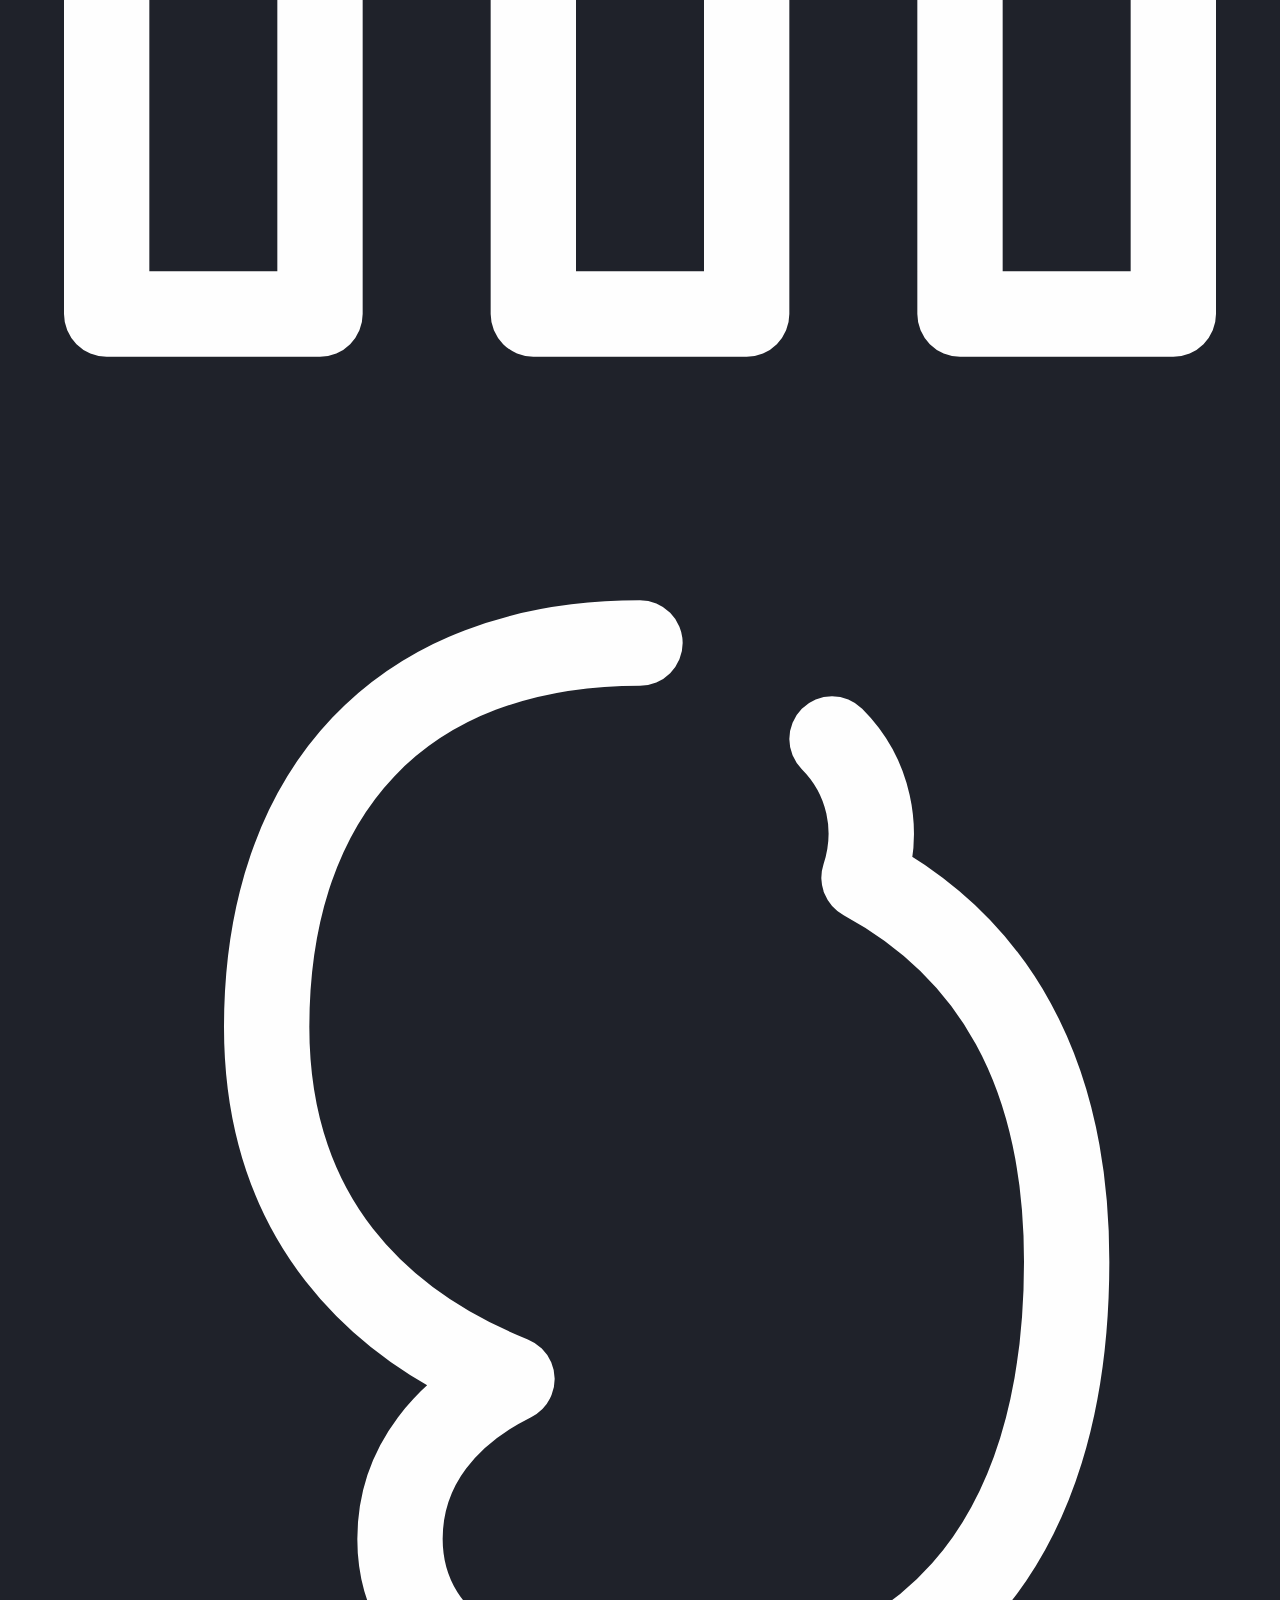
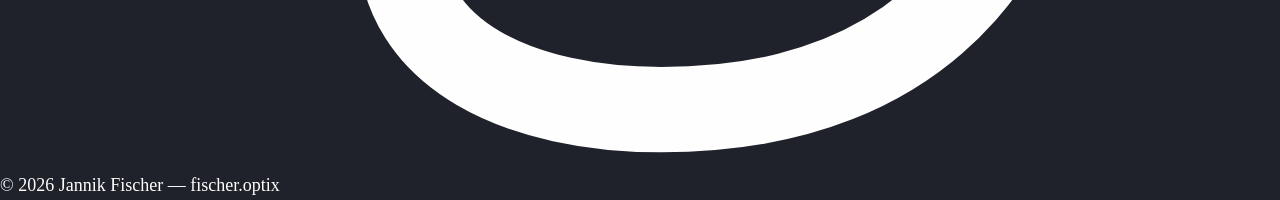
<file: kontakt.html>
<!doctype html>
<html lang="de">
<head>
  <meta charset="utf-8">
  <meta name="viewport" content="width=device-width, initial-scale=1">
  <title>Kontakt — fischer.optix</title>
  <meta name="description" content="Kontakt zu fischer.optix — Jannik Fischer für Anfragen zu Event-, Architektur- und Produktfotografie.">
  <link rel="preconnect" href="https://fonts.googleapis.com">
  <link rel="preconnect" href="https://fonts.gstatic.com" crossorigin>
  <link href="https://fonts.googleapis.com/css2?family=Alegreya+Sans:ital,wght@0,100;0,300;0,400;0,500;0,700;0,800;0,900;1,400&family=IBM+Plex+Mono:wght@400;500&display=swap" rel="stylesheet">
  <link rel="stylesheet" href="css/style.css">
</head>
<body>

  <header class="site-header">
    <div class="container">
      <a href="index.html" class="brand">
        <img class="brand-logo" src="images/logo.svg" alt="fischer.optix">
        <span class="brand-text">
          <span class="brand-tag">Event · Architektur · Street</span>
        </span>
      </a>
      <button class="nav-toggle" aria-expanded="false" aria-controls="site-nav">
        <span class="bars" aria-hidden="true"></span> Menü
      </button>
      <nav class="site-nav" id="site-nav">
        <ul>
          <li><a href="index.html">Start</a></li>
          <li><a href="arbeiten.html">Arbeiten</a></li>
          <li><a href="projekte.html">Projekte</a></li>
          <li><a href="ueber-mich.html">Über mich</a></li>
          <li><a href="kontakt.html" aria-current="page">Kontakt</a></li>
        </ul>
      </nav>
    </div>
  </header>

  <main>
    <section class="page-hero">
      <div class="container">
        <span class="eyebrow">Kontakt</span>
        <h1>Lass uns über dein Projekt sprechen.</h1>
        <p class="lede">Ob Event, Architektur, Produkt- oder Automotive-Shooting — schreib kurz, worum es geht.</p>
      </div>
    </section>

    <section>
      <div class="container contact-grid">
        <div class="contact-card">
          <span class="spec-tag">Direkt</span>
          <a class="contact-email" href="mailto:info@fischer-optix.de">info@fischer-optix.de</a>
          <div class="social-list">
            <a href="https://www.instagram.com/fischer.optix?igsh=MXhxdDRrNzY1bGJiaA%3D%3D&utm_source=qr" target="_blank" rel="noopener" class="icon-link"><svg class="icon" viewBox="0 0 24 24" fill="none" stroke="currentColor" stroke-width="1.6" stroke-linecap="round" stroke-linejoin="round" aria-hidden="true"><rect x="2" y="2" width="20" height="20" rx="5"/><circle cx="12" cy="12" r="4"/><line x1="17.5" y1="6.5" x2="17.5" y2="6.5"/></svg>Instagram — @fischer.optix</a>
            <a href="https://www.linkedin.com/in/jannik-fischer-54ba6223a" target="_blank" rel="noopener" class="icon-link"><svg class="icon" viewBox="0 0 24 24" fill="none" stroke="currentColor" stroke-width="1.6" stroke-linecap="round" stroke-linejoin="round" aria-hidden="true"><path d="M16 8a6 6 0 0 1 6 6v7h-4v-7a2 2 0 0 0-4 0v7h-4v-7a6 6 0 0 1 6-6z"/><rect x="2" y="9" width="4" height="12"/><circle cx="4" cy="4" r="2"/></svg>LinkedIn — Jannik Fischer</a>
            <a href="https://www.threads.com/@fischer.optix?igshid=NTc4MTIwNjQ2YQ==" target="_blank" rel="noopener" class="icon-link"><svg class="icon" viewBox="0 0 24 24" fill="none" stroke="currentColor" stroke-width="1.6" stroke-linecap="round" stroke-linejoin="round" aria-hidden="true"><path d="M12 3c-4.5 0-7 2.8-7 7.2 0 3.6 2.1 5.6 4.6 6.6-1.2.6-2.1 1.6-2.1 3 0 2.2 2.3 3.2 4.9 3.2 5 0 7.6-3.1 7.6-8.4 0-3.6-1.4-5.9-3.8-7.2.3-.9.1-1.9-.6-2.6"/></svg>Threads — @fischer.optix</a>
          </div>
        </div>

        <div class="contact-card">
          <span class="spec-tag">Kurzanfrage</span>
          <form class="contact-form" style="margin-top: 18px;" action="mailto:info@fischer-optix.de" method="post" enctype="text/plain">
            <div class="field">
              <label for="name">Name</label>
              <input type="text" id="name" name="Name" required>
            </div>
            <div class="field">
              <label for="email">E-Mail</label>
              <input type="email" id="email" name="E-Mail" required>
            </div>
            <div class="field">
              <label for="message">Nachricht</label>
              <textarea id="message" name="Nachricht" rows="5" required></textarea>
            </div>
            <button type="submit" class="btn" style="align-self: flex-start;">Nachricht senden</button>
            <p class="form-note">Öffnet dein E-Mail-Programm mit den ausgefüllten Angaben.</p>
          </form>
        </div>
      </div>
    </section>
  </main>

  <footer class="site-footer">
    <div class="container">
      <div class="footer-row">
        <div class="footer-links">
          <a href="mailto:info@fischer-optix.de" class="icon-link" aria-label="E-Mail"><svg class="icon" viewBox="0 0 24 24" fill="none" stroke="currentColor" stroke-width="1.6" stroke-linecap="round" stroke-linejoin="round" aria-hidden="true"><rect x="2" y="4" width="20" height="16" rx="2"/><path d="M3 6.5l9 6 9-6"/></svg></a>
          <a href="https://www.instagram.com/fischer.optix?igsh=MXhxdDRrNzY1bGJiaA%3D%3D&utm_source=qr" target="_blank" rel="noopener" aria-label="Instagram" class="icon-link"><svg class="icon" viewBox="0 0 24 24" fill="none" stroke="currentColor" stroke-width="1.6" stroke-linecap="round" stroke-linejoin="round" aria-hidden="true"><rect x="2" y="2" width="20" height="20" rx="5"/><circle cx="12" cy="12" r="4"/><line x1="17.5" y1="6.5" x2="17.5" y2="6.5"/></svg></a>
          <a href="https://www.linkedin.com/in/jannik-fischer-54ba6223a" target="_blank" rel="noopener" aria-label="LinkedIn" class="icon-link"><svg class="icon" viewBox="0 0 24 24" fill="none" stroke="currentColor" stroke-width="1.6" stroke-linecap="round" stroke-linejoin="round" aria-hidden="true"><path d="M16 8a6 6 0 0 1 6 6v7h-4v-7a2 2 0 0 0-4 0v7h-4v-7a6 6 0 0 1 6-6z"/><rect x="2" y="9" width="4" height="12"/><circle cx="4" cy="4" r="2"/></svg></a>
          <a href="https://www.threads.com/@fischer.optix?igshid=NTc4MTIwNjQ2YQ==" target="_blank" rel="noopener" aria-label="Threads" class="icon-link"><svg class="icon" viewBox="0 0 24 24" fill="none" stroke="currentColor" stroke-width="1.6" stroke-linecap="round" stroke-linejoin="round" aria-hidden="true"><path d="M12 3c-4.5 0-7 2.8-7 7.2 0 3.6 2.1 5.6 4.6 6.6-1.2.6-2.1 1.6-2.1 3 0 2.2 2.3 3.2 4.9 3.2 5 0 7.6-3.1 7.6-8.4 0-3.6-1.4-5.9-3.8-7.2.3-.9.1-1.9-.6-2.6"/></svg></a>
        </div>
        <div class="footer-fine">© 2026 Jannik Fischer — fischer.optix</div>
      </div>
    </div>
  </footer>

  <script src="js/main.js"></script>
</body>
</html>
</file>
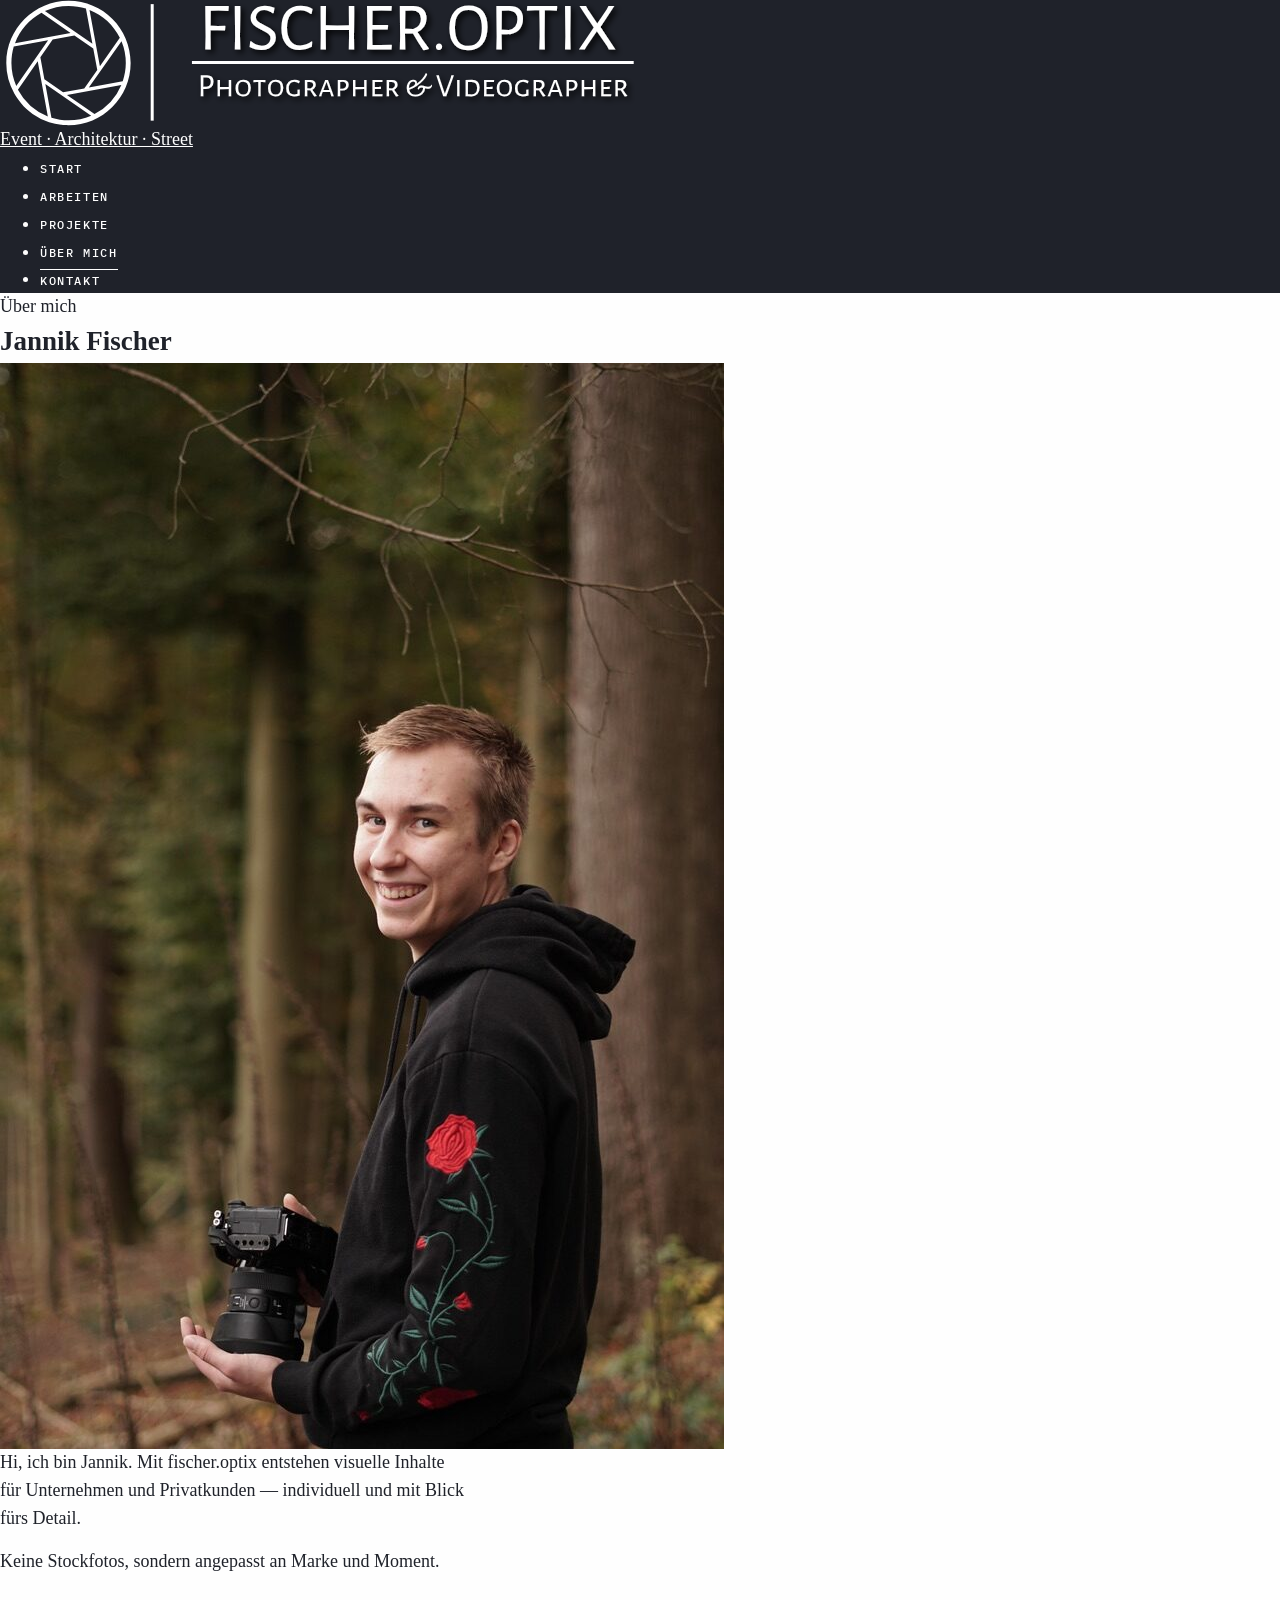
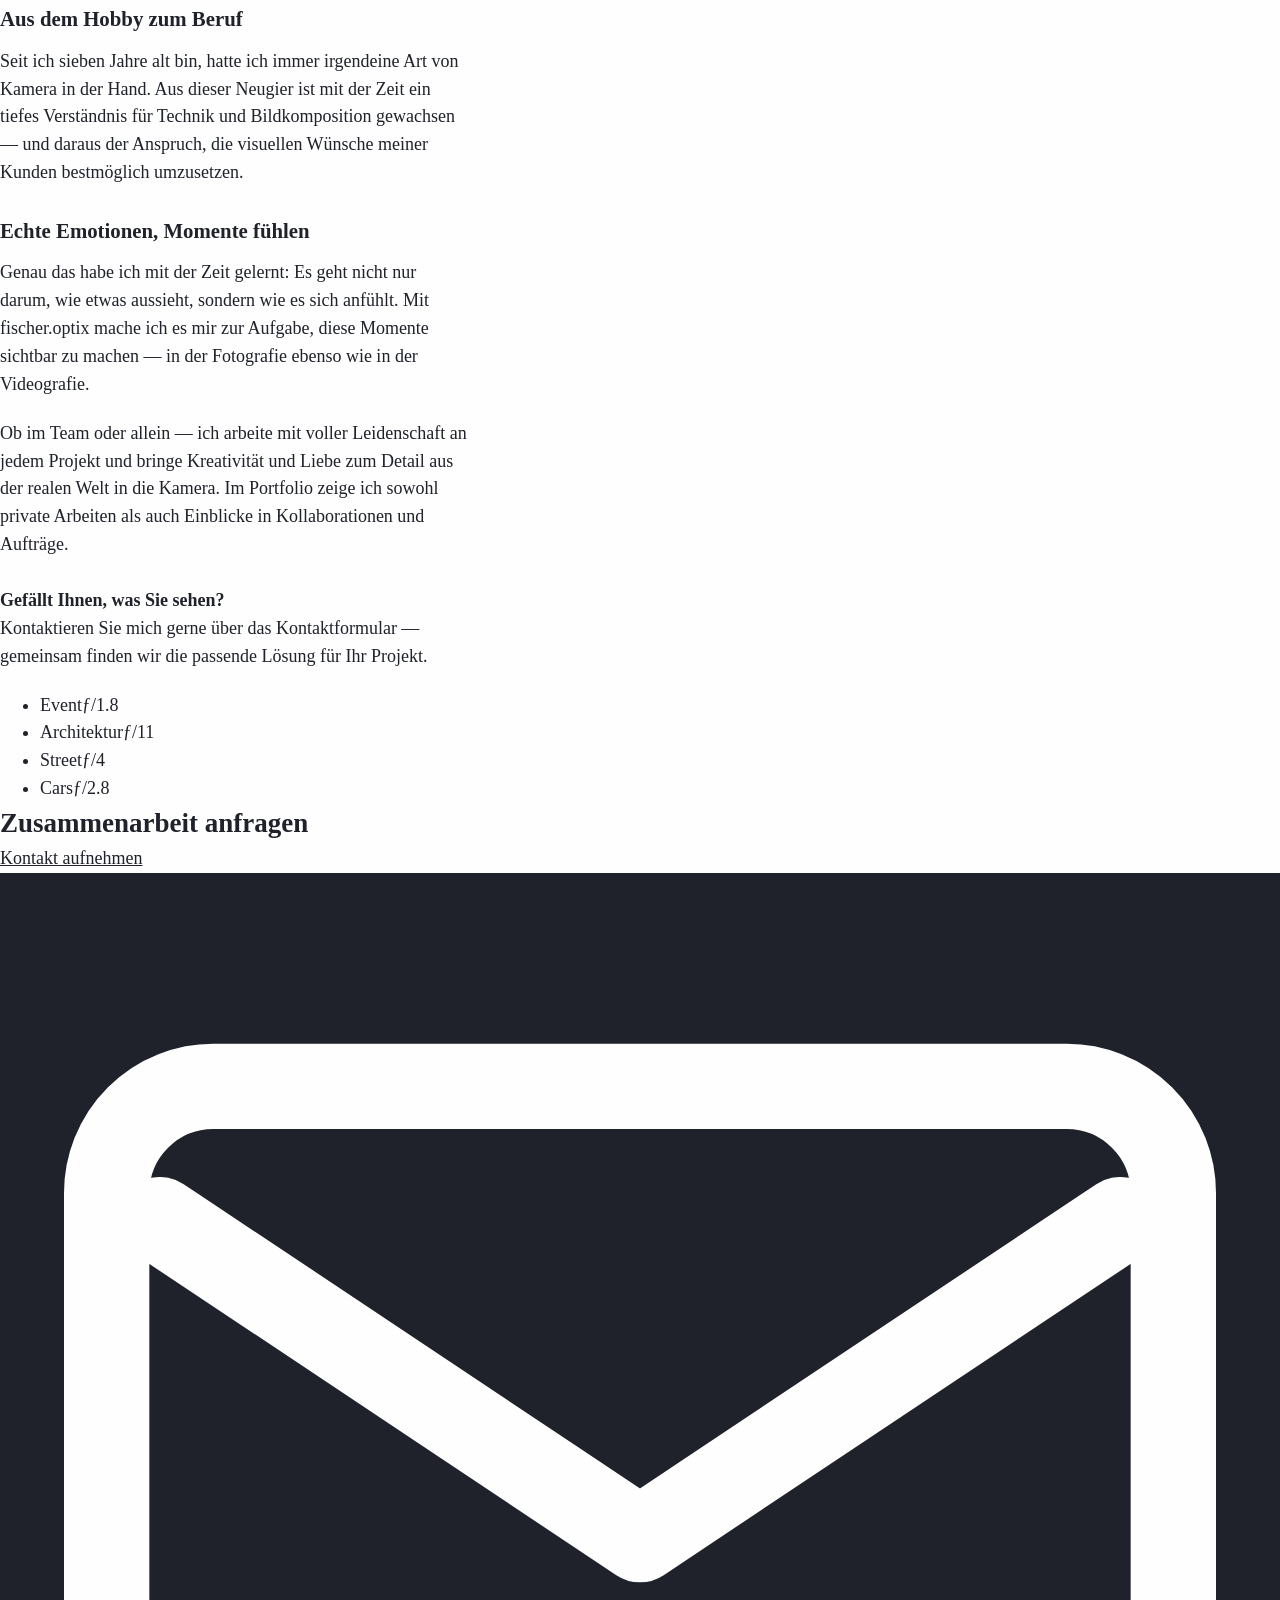
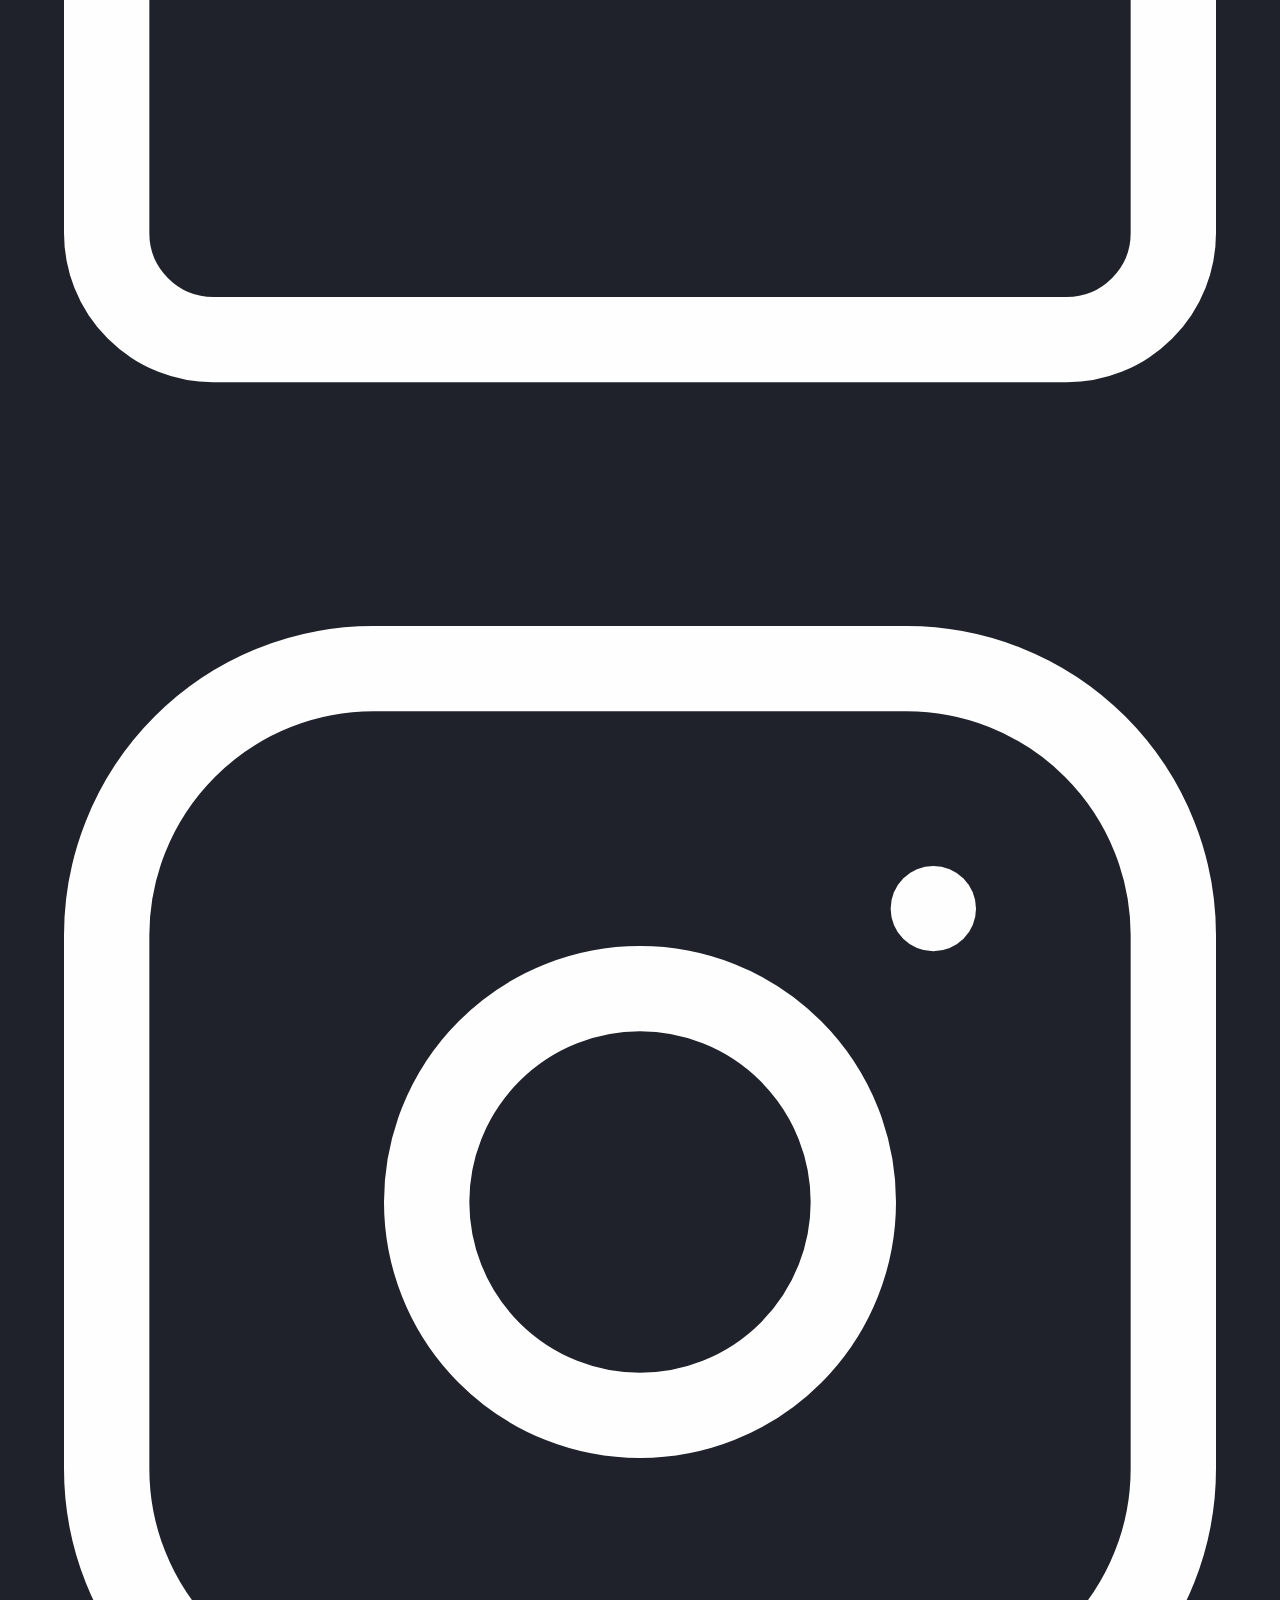
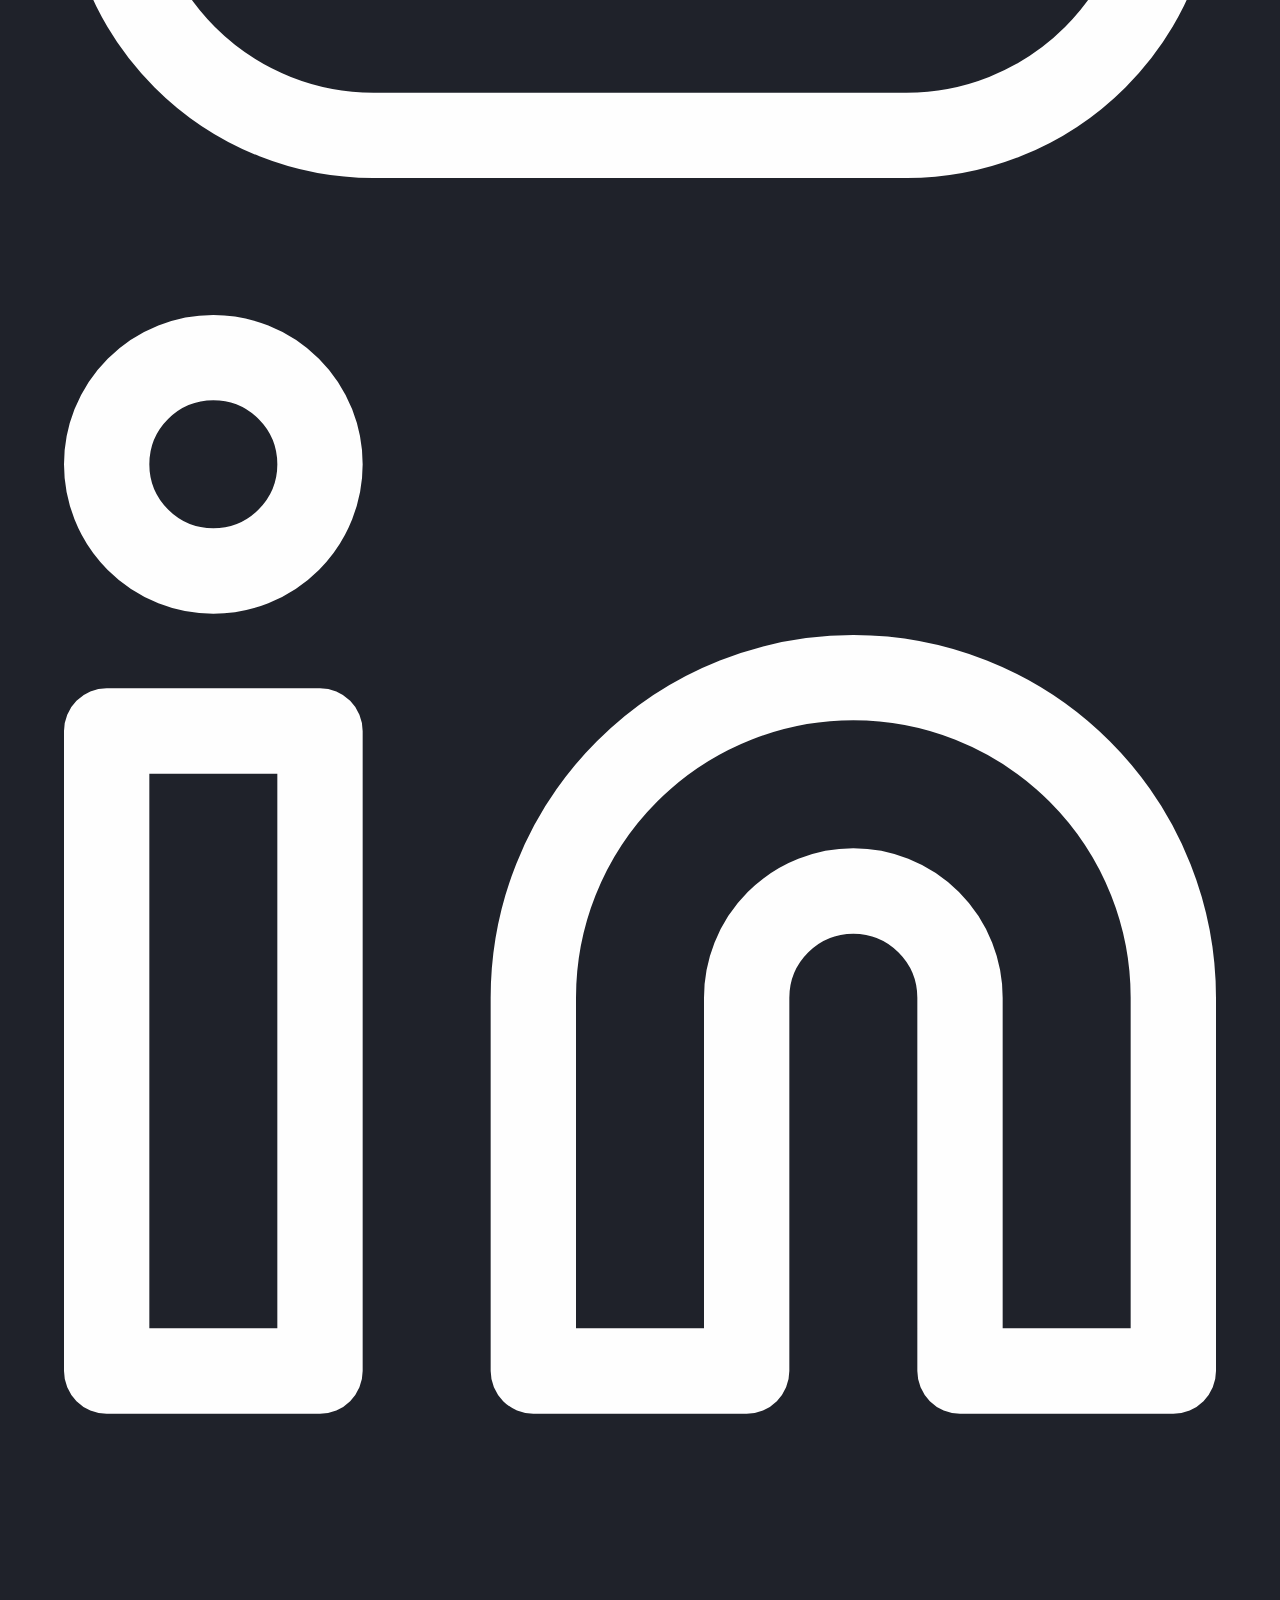
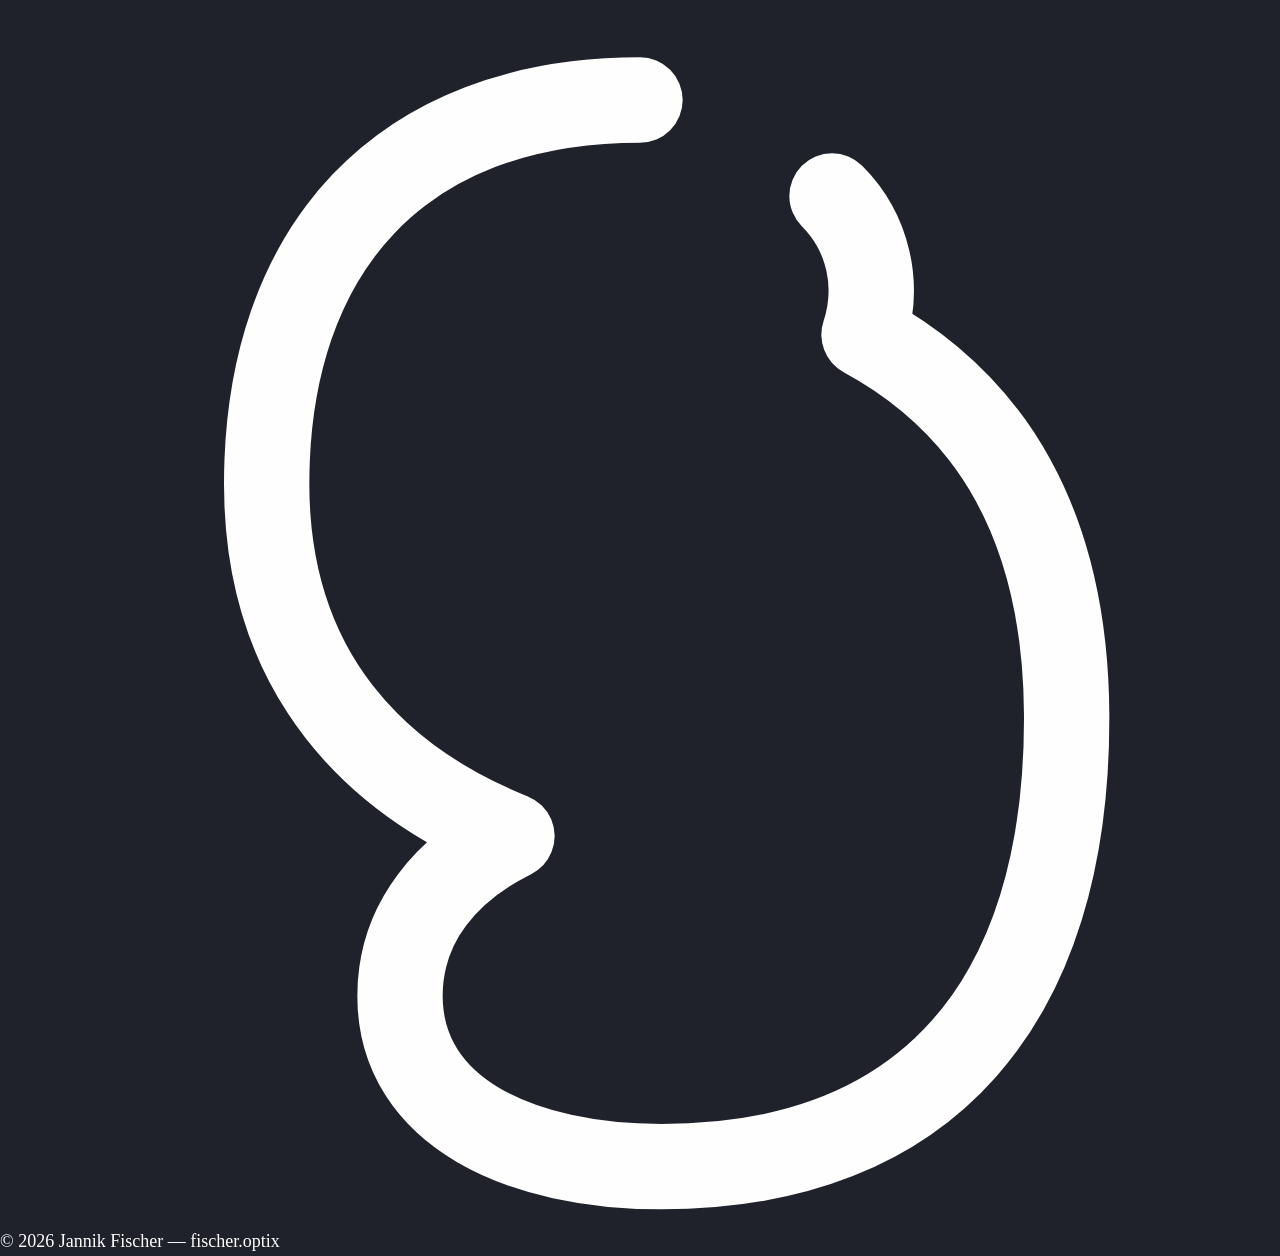
<file: ueber-mich.html>
<!doctype html>
<html lang="de">
<head>
  <meta charset="utf-8">
  <meta name="viewport" content="width=device-width, initial-scale=1">
  <title>Über mich — fischer.optix</title>
  <meta name="description" content="Jannik Fischer — Fotograf hinter fischer.optix.">
  <link rel="preconnect" href="https://fonts.googleapis.com">
  <link rel="preconnect" href="https://fonts.gstatic.com" crossorigin>
  <link href="https://fonts.googleapis.com/css2?family=Alegreya+Sans:ital,wght@0,100;0,300;0,400;0,500;0,700;0,800;0,900;1,400&family=IBM+Plex+Mono:wght@400;500&display=swap" rel="stylesheet">
  <link rel="stylesheet" href="css/style.css">
</head>
<body>

  <header class="site-header">
    <div class="container">
      <a href="index.html" class="brand">
        <img class="brand-logo" src="images/logo.svg" alt="fischer.optix">
        <span class="brand-text">
          <span class="brand-tag">Event · Architektur · Street</span>
        </span>
      </a>
      <button class="nav-toggle" aria-expanded="false" aria-controls="site-nav">
        <span class="bars" aria-hidden="true"></span> Menü
      </button>
      <nav class="site-nav" id="site-nav">
        <ul>
          <li><a href="index.html">Start</a></li>
          <li><a href="arbeiten.html">Arbeiten</a></li>
          <li><a href="projekte.html">Projekte</a></li>
          <li><a href="ueber-mich.html" aria-current="page">Über mich</a></li>
          <li><a href="kontakt.html">Kontakt</a></li>
        </ul>
      </nav>
    </div>
  </header>

  <main>
    <section class="page-hero">
      <div class="container">
        <span class="eyebrow">Über mich</span>
        <h1>Jannik Fischer</h1>
      </div>
    </section>

    <section>
      <div class="container">
        <div class="about-layout">
          <div class="frame frame--portrait">
            <img src="images/jannik-fischer-portrait.jpg" alt="Jannik Fischer mit Kamera im Wald, lächelnd in die Kamera blickend">
          </div>
          <div class="about-copy">
            <p>Hi, ich bin Jannik. Mit fischer.optix entstehen visuelle Inhalte für Unternehmen und Privatkunden — individuell und mit Blick fürs Detail.</p>
            <p class="eyebrow" style="margin-top: -6px;">Keine Stockfotos, sondern angepasst an Marke und Moment.</p>

            <h3 style="font-size: 1.3rem; margin: 28px 0 12px;">Aus dem Hobby zum Beruf</h3>
            <p>Seit ich sieben Jahre alt bin, hatte ich immer irgendeine Art von Kamera in der Hand. Aus dieser Neugier ist mit der Zeit ein tiefes Verständnis für Technik und Bildkomposition gewachsen — und daraus der Anspruch, die visuellen Wünsche meiner Kunden bestmöglich umzusetzen.</p>

            <h3 style="font-size: 1.3rem; margin: 28px 0 12px;">Echte Emotionen, Momente fühlen</h3>
            <p>Genau das habe ich mit der Zeit gelernt: Es geht nicht nur darum, wie etwas aussieht, sondern wie es sich anfühlt. Mit fischer.optix mache ich es mir zur Aufgabe, diese Momente sichtbar zu machen — in der Fotografie ebenso wie in der Videografie.</p>

            <p>Ob im Team oder allein — ich arbeite mit voller Leidenschaft an jedem Projekt und bringe Kreativität und Liebe zum Detail aus der realen Welt in die Kamera. Im Portfolio zeige ich sowohl private Arbeiten als auch Einblicke in Kollaborationen und Aufträge.</p>

            <p style="margin-top: 28px;"><strong>Gefällt Ihnen, was Sie sehen?</strong><br>Kontaktieren Sie mich gerne über das Kontaktformular — gemeinsam finden wir die passende Lösung für Ihr Projekt.</p>
            <ul class="skills-list">
              <li><span>Event</span><span>ƒ/1.8</span></li>
              <li><span>Architektur</span><span>ƒ/11</span></li>
              <li><span>Street</span><span>ƒ/4</span></li>
              <li><span>Cars</span><span>ƒ/2.8</span></li>
            </ul>
          </div>
        </div>
      </div>
    </section>

    <section class="cta-band">
      <div class="container">
        <h2>Zusammenarbeit anfragen</h2>
        <div class="btn-row">
          <a href="kontakt.html" class="btn">Kontakt aufnehmen</a>
        </div>
      </div>
    </section>
  </main>

  <footer class="site-footer">
    <div class="container">
      <div class="footer-row">
        <div class="footer-links">
          <a href="mailto:info@fischer-optix.de" class="icon-link" aria-label="E-Mail"><svg class="icon" viewBox="0 0 24 24" fill="none" stroke="currentColor" stroke-width="1.6" stroke-linecap="round" stroke-linejoin="round" aria-hidden="true"><rect x="2" y="4" width="20" height="16" rx="2"/><path d="M3 6.5l9 6 9-6"/></svg></a>
          <a href="https://www.instagram.com/fischer.optix?igsh=MXhxdDRrNzY1bGJiaA%3D%3D&utm_source=qr" target="_blank" rel="noopener" aria-label="Instagram" class="icon-link"><svg class="icon" viewBox="0 0 24 24" fill="none" stroke="currentColor" stroke-width="1.6" stroke-linecap="round" stroke-linejoin="round" aria-hidden="true"><rect x="2" y="2" width="20" height="20" rx="5"/><circle cx="12" cy="12" r="4"/><line x1="17.5" y1="6.5" x2="17.5" y2="6.5"/></svg></a>
          <a href="https://www.linkedin.com/in/jannik-fischer-54ba6223a" target="_blank" rel="noopener" aria-label="LinkedIn" class="icon-link"><svg class="icon" viewBox="0 0 24 24" fill="none" stroke="currentColor" stroke-width="1.6" stroke-linecap="round" stroke-linejoin="round" aria-hidden="true"><path d="M16 8a6 6 0 0 1 6 6v7h-4v-7a2 2 0 0 0-4 0v7h-4v-7a6 6 0 0 1 6-6z"/><rect x="2" y="9" width="4" height="12"/><circle cx="4" cy="4" r="2"/></svg></a>
          <a href="https://www.threads.com/@fischer.optix?igshid=NTc4MTIwNjQ2YQ==" target="_blank" rel="noopener" aria-label="Threads" class="icon-link"><svg class="icon" viewBox="0 0 24 24" fill="none" stroke="currentColor" stroke-width="1.6" stroke-linecap="round" stroke-linejoin="round" aria-hidden="true"><path d="M12 3c-4.5 0-7 2.8-7 7.2 0 3.6 2.1 5.6 4.6 6.6-1.2.6-2.1 1.6-2.1 3 0 2.2 2.3 3.2 4.9 3.2 5 0 7.6-3.1 7.6-8.4 0-3.6-1.4-5.9-3.8-7.2.3-.9.1-1.9-.6-2.6"/></svg></a>
        </div>
        <div class="footer-fine">© 2026 Jannik Fischer — fischer.optix</div>
      </div>
    </div>
  </footer>

  <script src="js/main.js"></script>
</body>
</html>
</file>
<file: css/style.css>
/* ============================================================
   fischer.optix — Design System
   Palette + Rhythmus nach Editorial-Referenz (Kinn Collective)
   ============================================================ */

:root {
  --black: #1f222a;
  --white: #fefefe;
  --beige: #f2e3c9;
  --light-grey: #d9d2c3;
  --dark-grey: #3b2f1c;
  --accent: #e18522;
  --font-serif: "Newsreader", "Times New Roman", serif;
  --font-mono: "IBM Plex Mono", "Courier New", monospace;
  --easing: cubic-bezier(0.22, 0.61, 0.36, 1);
  --max-width: 106rem;
  --pad: clamp(1.1rem, 4vw, 2.5rem);
  --header-h: 4.2rem;
}

*,
*::before,
*::after {
  box-sizing: border-box;
  margin: 0;
}

html {
  scroll-behavior: smooth;
  scroll-padding-top: calc(var(--header-h) + 1rem);
  -webkit-font-smoothing: antialiased;
  text-size-adjust: 100%;
}

body {
  font-family: var(--font-serif);
  font-optical-sizing: auto;
  font-size: 1.125rem;
  line-height: 1.55;
  color: var(--black);
  background-color: var(--white);
}

::selection {
  background-color: #f4f4f4;
  color: #ff4d00;
}

img {
  max-width: 100%;
  height: auto;
  display: block;
}

a {
  color: inherit;
}

:focus-visible {
  outline: 2px solid var(--accent);
  outline-offset: 3px;
}

.wrap {
  max-width: var(--max-width);
  margin-inline: auto;
  padding-inline: var(--pad);
}

/* ---------- Mono-Labels ---------- */

.label {
  font-family: var(--font-mono);
  font-size: 0.72rem;
  font-weight: 500;
  letter-spacing: 0.14em;
  text-transform: uppercase;
}

/* ---------- Hintergrund-Wortmark (Startseite) ---------- */

.bg-wordmark {
  position: fixed;
  top: 50%;
  left: 50%;
  transform: translate(-50%, -50%);
  width: min(98vw, 150rem);
  z-index: 0;
  pointer-events: none;
  opacity: 0.3;
  transition: opacity 0.2s linear;
}

.bg-wordmark img {
  width: 100%;
  height: auto;
  filter: drop-shadow(0.35rem 0.35rem 0.25rem rgba(31, 34, 42, 0.16));
}

main,
.site-footer {
  position: relative;
  z-index: 1;
}

/* ---------- Header ---------- */

.site-header {
  position: sticky;
  top: 0;
  z-index: 50;
  background-color: var(--black);
  color: var(--white);
}

.site-header__inner {
  max-width: var(--max-width);
  margin-inline: auto;
  padding-inline: var(--pad);
  height: var(--header-h);
  display: flex;
  align-items: center;
  justify-content: space-between;
  gap: 1rem;
}

.site-header__logo {
  display: flex;
  align-items: center;
  gap: 0.45rem;
  min-width: 0;
  color: var(--white);
}

.site-header__logo img {
  height: 1.5rem;
  width: auto;
}

.logo-aperture {
  height: 1.5rem;
  width: auto;
  display: block;
  flex-shrink: 0;
}

.logo-aperture .blade,
.logo-aperture .iris {
  transform-box: view-box;
  transition: transform 0.5s var(--easing);
}

.site-header__logo:hover .logo-aperture .blade,
.site-header__logo:focus-visible .logo-aperture .blade {
  transform: rotate(28deg);
}

.site-header__logo:hover .logo-aperture .iris,
.site-header__logo:focus-visible .logo-aperture .iris {
  transform: scale(0.001);
}

@media (prefers-reduced-motion: reduce) {
  .logo-aperture .blade,
  .logo-aperture .iris {
    transition: none;
  }
}

.site-nav {
  display: flex;
  align-items: center;
  gap: clamp(1rem, 3vw, 2.2rem);
}

.site-nav a {
  font-family: var(--font-mono);
  font-size: 0.72rem;
  font-weight: 500;
  letter-spacing: 0.14em;
  text-transform: uppercase;
  text-decoration: none;
  padding: 0.6rem 0;
  border-bottom: 1px solid transparent;
  transition: border-color 0.25s var(--easing);
}

.site-nav a:hover,
.site-nav a[aria-current="page"] {
  border-bottom-color: var(--white);
}

.nav-toggle {
  display: none;
  background: none;
  border: none;
  cursor: pointer;
  padding: 0.7rem;
  margin-right: -0.7rem;
}

.nav-toggle span {
  display: block;
  width: 1.4rem;
  height: 2px;
  background: var(--white);
  margin: 4px 0;
  transition: transform 0.3s var(--easing), opacity 0.3s var(--easing);
}

@media (max-width: 43em) {
  .nav-toggle {
    display: block;
  }

  .site-nav {
    position: fixed;
    inset: var(--header-h) 0 auto 0;
    flex-direction: column;
    align-items: flex-start;
    gap: 0;
    background: var(--black);
    color: var(--white);
    border-bottom: 1px solid rgba(254, 254, 254, 0.35);
    padding: 0.5rem var(--pad) 1.2rem;
    transform: translateY(-110%);
    transition: transform 0.35s var(--easing);
    visibility: hidden;
  }

  .site-nav.is-open {
    transform: translateY(0);
    visibility: visible;
  }

  .site-nav a {
    font-size: 0.9rem;
    padding: 0.9rem 0;
    width: 100%;
  }

  .nav-toggle[aria-expanded="true"] span:nth-child(1) {
    transform: translateY(6px) rotate(45deg);
  }

  .nav-toggle[aria-expanded="true"] span:nth-child(2) {
    opacity: 0;
  }

  .nav-toggle[aria-expanded="true"] span:nth-child(3) {
    transform: translateY(-6px) rotate(-45deg);
  }
}

/* ---------- Riesiges Wortmark ---------- */

.wordmark {
  font-family: var(--font-serif);
  font-weight: 400;
  font-size: clamp(2.6rem, 11.5vw, 10.5rem);
  line-height: 0.98;
  letter-spacing: -0.02em;
  text-wrap: balance;
}

/* ---------- Hero (Landing) ---------- */

.hero {
  padding-top: clamp(2.5rem, 7vw, 6rem);
}

.hero .label {
  margin-bottom: 1.4rem;
}

.hero__title {
  border-bottom: 1px solid var(--black);
  padding-bottom: clamp(1.2rem, 3vw, 2.6rem);
}

.hero__row {
  display: grid;
  grid-template-columns: minmax(0, 7fr) minmax(0, 5fr);
  gap: clamp(1.2rem, 3vw, 2.6rem);
  align-items: end;
  padding-block: clamp(1.4rem, 3vw, 2.6rem);
}

.hero__row p {
  font-size: clamp(1.15rem, 1.9vw, 1.55rem);
  line-height: 1.4;
  max-width: 34ch;
}

.hero__meta {
  display: flex;
  flex-direction: column;
  gap: 0.45rem;
  justify-self: end;
  text-align: right;
}

.hero__figure {
  margin-top: clamp(1.6rem, 4vw, 3rem);
}

.hero__figure img {
  width: 100%;
  aspect-ratio: 16 / 9;
  object-fit: cover;
}

.hero__figure figcaption {
  padding-top: 0.6rem;
}

@media (max-width: 43em) {
  .hero__row {
    grid-template-columns: 1fr;
  }

  .hero__meta {
    justify-self: start;
    text-align: left;
  }

  .hero__figure img {
    aspect-ratio: 4 / 3;
  }
}

/* ---------- Abschnitte ---------- */

.section {
  padding-block: clamp(3rem, 8vw, 6.5rem);
}

.section-head {
  display: flex;
  flex-wrap: wrap;
  align-items: baseline;
  justify-content: space-between;
  gap: 0.4rem 1rem;
  border-bottom: 1px solid var(--black);
  padding-bottom: 0.9rem;
  margin-bottom: clamp(1.6rem, 4vw, 3rem);
}

.section-head h2 {
  font-weight: 400;
  font-size: clamp(1.8rem, 4vw, 3rem);
  line-height: 1.05;
  letter-spacing: -0.01em;
}

.section-head .label {
  color: #756d5e;
  flex-shrink: 0;
}

/* ---------- Genre-Preview (Landing) ---------- */

.genres {
  display: grid;
  grid-template-columns: repeat(12, 1fr);
  gap: clamp(1rem, 2.5vw, 2rem);
}

.genre-card {
  text-decoration: none;
  display: block;
}

.genre-card:nth-child(1) { grid-column: 1 / 8; }
.genre-card:nth-child(2) { grid-column: 8 / 13; margin-top: clamp(2rem, 6vw, 5rem); }
.genre-card:nth-child(3) { grid-column: 1 / 6; margin-top: clamp(-3rem, -4vw, -1rem); }
.genre-card:nth-child(4) { grid-column: 6 / 13; }

.genre-card__frame {
  overflow: hidden;
}

.genre-card img {
  width: 100%;
  object-fit: cover;
  transition: transform 0.6s var(--easing);
}

.genre-card:nth-child(1) img { aspect-ratio: 3 / 2; }
.genre-card:nth-child(2) img { aspect-ratio: 4 / 5; }
.genre-card:nth-child(3) img { aspect-ratio: 4 / 5; }
.genre-card:nth-child(4) img { aspect-ratio: 3 / 2; }

.genre-card:hover img {
  transform: scale(1.03);
}

.genre-card__row {
  display: flex;
  justify-content: space-between;
  align-items: baseline;
  gap: 1rem;
  padding-top: 0.7rem;
  border-bottom: 1px solid transparent;
}

.genre-card__row h3 {
  font-weight: 400;
  font-size: clamp(1.4rem, 2.6vw, 2rem);
}

.genre-card__row .label {
  color: #756d5e;
}

.genre-card:hover .genre-card__row h3 {
  text-decoration: underline;
  text-underline-offset: 0.2em;
  text-decoration-thickness: 1px;
}

@media (max-width: 43em) {
  .genre-card:nth-child(n) {
    grid-column: 1 / -1;
    margin-top: 0;
  }
}

/* ---------- Statement-Block ---------- */

.statement {
  background-color: var(--beige);
}

.statement__inner {
  padding-block: clamp(3rem, 9vw, 7rem);
  display: grid;
  grid-template-columns: minmax(0, 2fr) minmax(0, 10fr);
  gap: clamp(1rem, 3vw, 2.6rem);
}

.statement p {
  font-size: clamp(1.4rem, 2.8vw, 2.3rem);
  line-height: 1.35;
  max-width: 30ch;
  text-wrap: balance;
}

.statement .cta-line {
  margin-top: 2rem;
}

@media (max-width: 43em) {
  .statement__inner {
    grid-template-columns: 1fr;
  }
}

.cta-line a {
  font-family: var(--font-mono);
  font-size: 0.78rem;
  font-weight: 500;
  letter-spacing: 0.14em;
  text-transform: uppercase;
  text-decoration: none;
  border-bottom: 1px solid var(--black);
  padding-bottom: 0.25rem;
  transition: color 0.25s var(--easing), border-color 0.25s var(--easing);
}

.cta-line a:hover {
  color: #9a5410;
  border-color: #9a5410;
}

/* ---------- Galerie ---------- */

.gallery-intro {
  padding-top: clamp(2.5rem, 7vw, 5rem);
}

.gallery-intro p {
  max-width: 55ch;
  margin-top: 1.2rem;
  font-size: 1.15rem;
}

.genre-jump {
  display: flex;
  flex-wrap: wrap;
  gap: 0.6rem 1.6rem;
  margin-top: 1.8rem;
}

.genre-jump a {
  font-family: var(--font-mono);
  font-size: 0.75rem;
  font-weight: 500;
  letter-spacing: 0.14em;
  text-transform: uppercase;
  text-decoration: none;
  border-bottom: 1px solid var(--light-grey);
  padding: 0.4rem 0;
  transition: border-color 0.25s var(--easing);
}

.genre-jump a:hover {
  border-bottom-color: var(--black);
}

.masonry {
  columns: 3 260px;
  column-gap: clamp(1rem, 2vw, 1.6rem);
}

.masonry figure {
  break-inside: avoid;
  margin-bottom: clamp(1rem, 2vw, 1.6rem);
}

.masonry button.frame {
  display: block;
  width: 100%;
  padding: 0;
  border: none;
  background: none;
  cursor: zoom-in;
  overflow: hidden;
}

.masonry img {
  width: 100%;
  transition: transform 0.6s var(--easing);
}

.masonry button.frame:hover img {
  transform: scale(1.025);
}

.masonry figcaption {
  padding-top: 0.5rem;
  color: #756d5e;
}

/* ---------- Lightbox ---------- */

.lightbox {
  position: fixed;
  inset: 0;
  z-index: 100;
  background: rgba(20, 20, 20, 0.94);
  display: none;
  align-items: center;
  justify-content: center;
  padding: 3.5rem 1rem 4.5rem;
}

.lightbox.is-open {
  display: flex;
}

.lightbox img {
  max-width: min(94vw, 100rem);
  max-height: 82vh;
  width: auto;
  object-fit: contain;
}

.lightbox figcaption {
  position: absolute;
  bottom: 1.4rem;
  left: 50%;
  transform: translateX(-50%);
  color: var(--light-grey);
  text-align: center;
  max-width: 90vw;
}

.lightbox button {
  position: absolute;
  background: none;
  border: none;
  color: var(--white);
  font-family: var(--font-mono);
  font-size: 0.8rem;
  letter-spacing: 0.12em;
  text-transform: uppercase;
  cursor: pointer;
  padding: 0.9rem;
}

.lightbox__close { top: 0.8rem; right: 0.8rem; }
.lightbox__prev { left: 0.4rem; top: 50%; transform: translateY(-50%); }
.lightbox__next { right: 0.4rem; top: 50%; transform: translateY(-50%); }

.lightbox button:hover {
  color: var(--accent);
}

/* ---------- Projekte (Collab) ---------- */

.project {
  padding-block: clamp(2.6rem, 7vw, 5.5rem);
  border-top: 1px solid var(--black);
}

.project__grid {
  display: grid;
  grid-template-columns: minmax(0, 5fr) minmax(0, 7fr);
  gap: clamp(1.6rem, 4vw, 3.5rem);
}

.project--flip .project__grid {
  grid-template-columns: minmax(0, 7fr) minmax(0, 5fr);
}

.project--flip .project__text {
  order: 2;
}

.project__text .label {
  color: #756d5e;
  margin-bottom: 1rem;
}

.project__text h2 {
  font-weight: 400;
  font-size: clamp(1.9rem, 4vw, 3rem);
  line-height: 1.05;
  letter-spacing: -0.01em;
  margin-bottom: 1.2rem;
}

.project__text p {
  max-width: 48ch;
  margin-bottom: 1.4rem;
}

.project__links {
  list-style: none;
  padding: 0;
  display: flex;
  flex-direction: column;
  gap: 0.55rem;
}

.project__links a {
  font-family: var(--font-mono);
  font-size: 0.75rem;
  font-weight: 500;
  letter-spacing: 0.12em;
  text-transform: uppercase;
  text-decoration: none;
  border-bottom: 1px solid var(--light-grey);
  padding-bottom: 0.2rem;
  transition: border-color 0.25s var(--easing);
  width: fit-content;
}

.project__links a:hover {
  border-bottom-color: var(--black);
}

.project__media {
  display: grid;
  grid-template-columns: 1fr 1fr;
  gap: clamp(0.8rem, 1.6vw, 1.2rem);
  align-content: start;
}

.project__media figure {
  margin: 0;
}

.project__media button.frame {
  display: block;
  width: 100%;
  padding: 0;
  border: none;
  background: none;
  cursor: zoom-in;
  overflow: hidden;
}

.project__media img {
  width: 100%;
  object-fit: cover;
  transition: transform 0.6s var(--easing);
}

.project__media button.frame:hover img {
  transform: scale(1.03);
}

.project__media .span-2 {
  grid-column: span 2;
}

.project__media .span-2 img { aspect-ratio: 16 / 10; }
.project__media figure:not(.span-2) img { aspect-ratio: 4 / 5; }

.video-frame {
  aspect-ratio: 16 / 9;
  width: 100%;
}

.video-frame iframe {
  width: 100%;
  height: 100%;
  border: 0;
}

@media (max-width: 50em) {
  .project__grid,
  .project--flip .project__grid {
    grid-template-columns: 1fr;
  }

  .project--flip .project__text {
    order: 0;
  }
}

/* ---------- Partner-Band ---------- */

.partners {
  background-color: var(--dark-grey);
  color: var(--white);
}

.partners__inner {
  padding-block: clamp(3rem, 8vw, 6rem);
}

.partners__inner > .label {
  color: var(--light-grey);
  border-bottom: 1px solid #5c4a2e;
  padding-bottom: 0.9rem;
  display: block;
}

.partners__logos {
  display: flex;
  flex-wrap: wrap;
  align-items: center;
  gap: clamp(2rem, 8vw, 7rem);
  padding-top: clamp(2rem, 5vw, 3.5rem);
}

.partners__logos a {
  display: block;
  opacity: 0.85;
  transition: opacity 0.25s var(--easing);
}

.partners__logos a:hover {
  opacity: 1;
}

.partners__logos img {
  height: clamp(2.6rem, 6vw, 4rem);
  width: auto;
}

/* ---------- About ---------- */

.about-grid {
  display: grid;
  grid-template-columns: minmax(0, 5fr) minmax(0, 6fr);
  gap: clamp(2rem, 5vw, 4.5rem);
  padding-block: clamp(2.5rem, 7vw, 5.5rem);
}

.about-grid figure img {
  width: 100%;
  aspect-ratio: 4 / 5;
  object-fit: cover;
}

.about-grid figcaption {
  padding-top: 0.6rem;
  color: #756d5e;
}

.about-copy h1 {
  font-weight: 400;
  font-size: clamp(2.2rem, 5vw, 3.6rem);
  line-height: 1.05;
  letter-spacing: -0.015em;
  margin: 1.2rem 0 1.8rem;
  text-wrap: balance;
}

.about-copy p {
  max-width: 52ch;
  margin-bottom: 1.3rem;
}

.about-copy .label {
  color: #756d5e;
}

.about-facts {
  border-top: 1px solid var(--black);
  margin-top: 2.2rem;
  padding-top: 1.4rem;
  display: grid;
  grid-template-columns: repeat(auto-fit, minmax(11rem, 1fr));
  gap: 1.4rem;
}

.about-facts dt {
  font-family: var(--font-mono);
  font-size: 0.68rem;
  font-weight: 500;
  letter-spacing: 0.14em;
  text-transform: uppercase;
  color: #756d5e;
  margin-bottom: 0.4rem;
}

.about-facts dd {
  margin: 0;
  font-size: 1rem;
}

.about-facts dd a {
  text-decoration-thickness: 1px;
  text-underline-offset: 0.2em;
}

@media (max-width: 50em) {
  .about-grid {
    grid-template-columns: 1fr;
  }
}

/* ---------- Footer ---------- */

.site-footer {
  background-color: var(--black);
  color: var(--white);
  overflow: hidden;
}

.site-footer__inner {
  padding-block: clamp(2.5rem, 6vw, 4.5rem) 1.4rem;
}

.footer-grid {
  display: grid;
  grid-template-columns: minmax(0, 1fr) auto;
  gap: 2rem;
  align-items: start;
  padding-bottom: clamp(2.5rem, 6vw, 4.5rem);
}

.footer-contact p {
  max-width: 36ch;
  margin-bottom: 1rem;
}

.footer-contact .label {
  display: block;
  margin-bottom: 1rem;
}

.footer-contact a.mail {
  font-size: clamp(1.2rem, 2.4vw, 1.7rem);
  text-decoration-thickness: 1px;
  text-underline-offset: 0.25em;
}

.socials {
  display: flex;
  gap: 1rem;
  list-style: none;
  padding: 0;
  margin-top: 1.6rem;
}

.socials a {
  display: grid;
  place-items: center;
  width: 2.9rem;
  height: 2.9rem;
  border: 1px solid var(--white);
  border-radius: 50%;
  transition: background-color 0.25s var(--easing), color 0.25s var(--easing);
  color: var(--white);
}

.socials a:hover {
  background-color: var(--accent);
  border-color: var(--accent);
  color: var(--black);
}

.socials svg {
  width: 1.15rem;
  height: 1.15rem;
  fill: currentColor;
}

.footer-nav {
  display: flex;
  flex-direction: column;
  gap: 0.7rem;
  text-align: right;
}

.footer-nav a {
  font-family: var(--font-mono);
  font-size: 0.75rem;
  font-weight: 500;
  letter-spacing: 0.14em;
  text-transform: uppercase;
  text-decoration: none;
}

.footer-nav a:hover {
  text-decoration: underline;
  text-underline-offset: 0.25em;
}

.footer-wordmark {
  font-size: clamp(3rem, 12.5vw, 12rem);
  line-height: 1;
  white-space: nowrap;
  letter-spacing: -0.02em;
  border-top: 1px solid rgba(254, 254, 254, 0.35);
  padding-top: 1.6rem;
}

.footer-legal {
  display: flex;
  justify-content: space-between;
  gap: 1rem;
  flex-wrap: wrap;
  padding-top: 1.2rem;
  font-family: var(--font-mono);
  font-size: 0.68rem;
  letter-spacing: 0.1em;
  text-transform: uppercase;
}

@media (max-width: 43em) {
  .footer-grid {
    grid-template-columns: 1fr;
  }

  .footer-nav {
    text-align: left;
  }
}

/* ---------- Scroll-Reveal ---------- */

.reveal {
  opacity: 0;
  transform: translateY(1.4rem);
  transition: opacity 0.7s var(--easing), transform 0.7s var(--easing);
}

.reveal.in-view {
  opacity: 1;
  transform: none;
}

@media (prefers-reduced-motion: reduce) {
  html {
    scroll-behavior: auto;
  }

  .reveal {
    opacity: 1;
    transform: none;
    transition: none;
  }

  .genre-card img,
  .masonry img,
  .project__media img {
    transition: none;
  }
}
</file>
